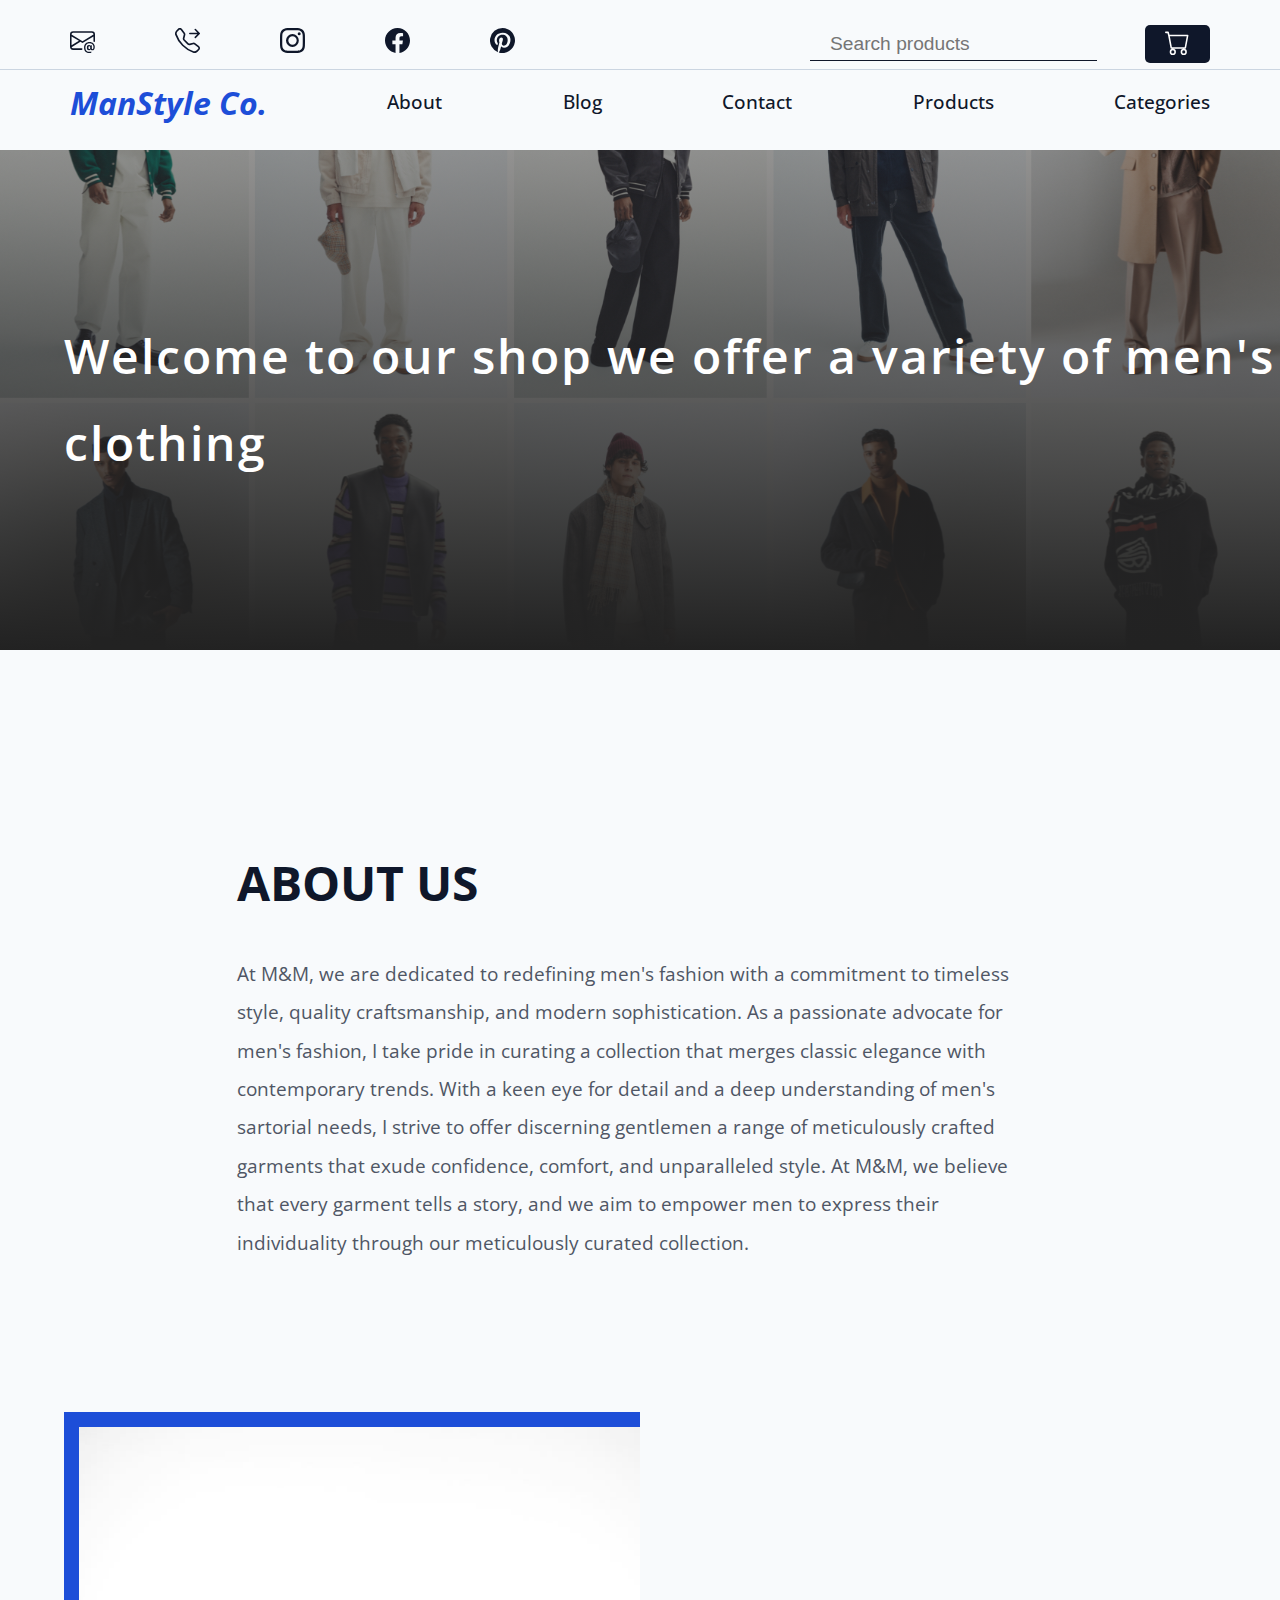
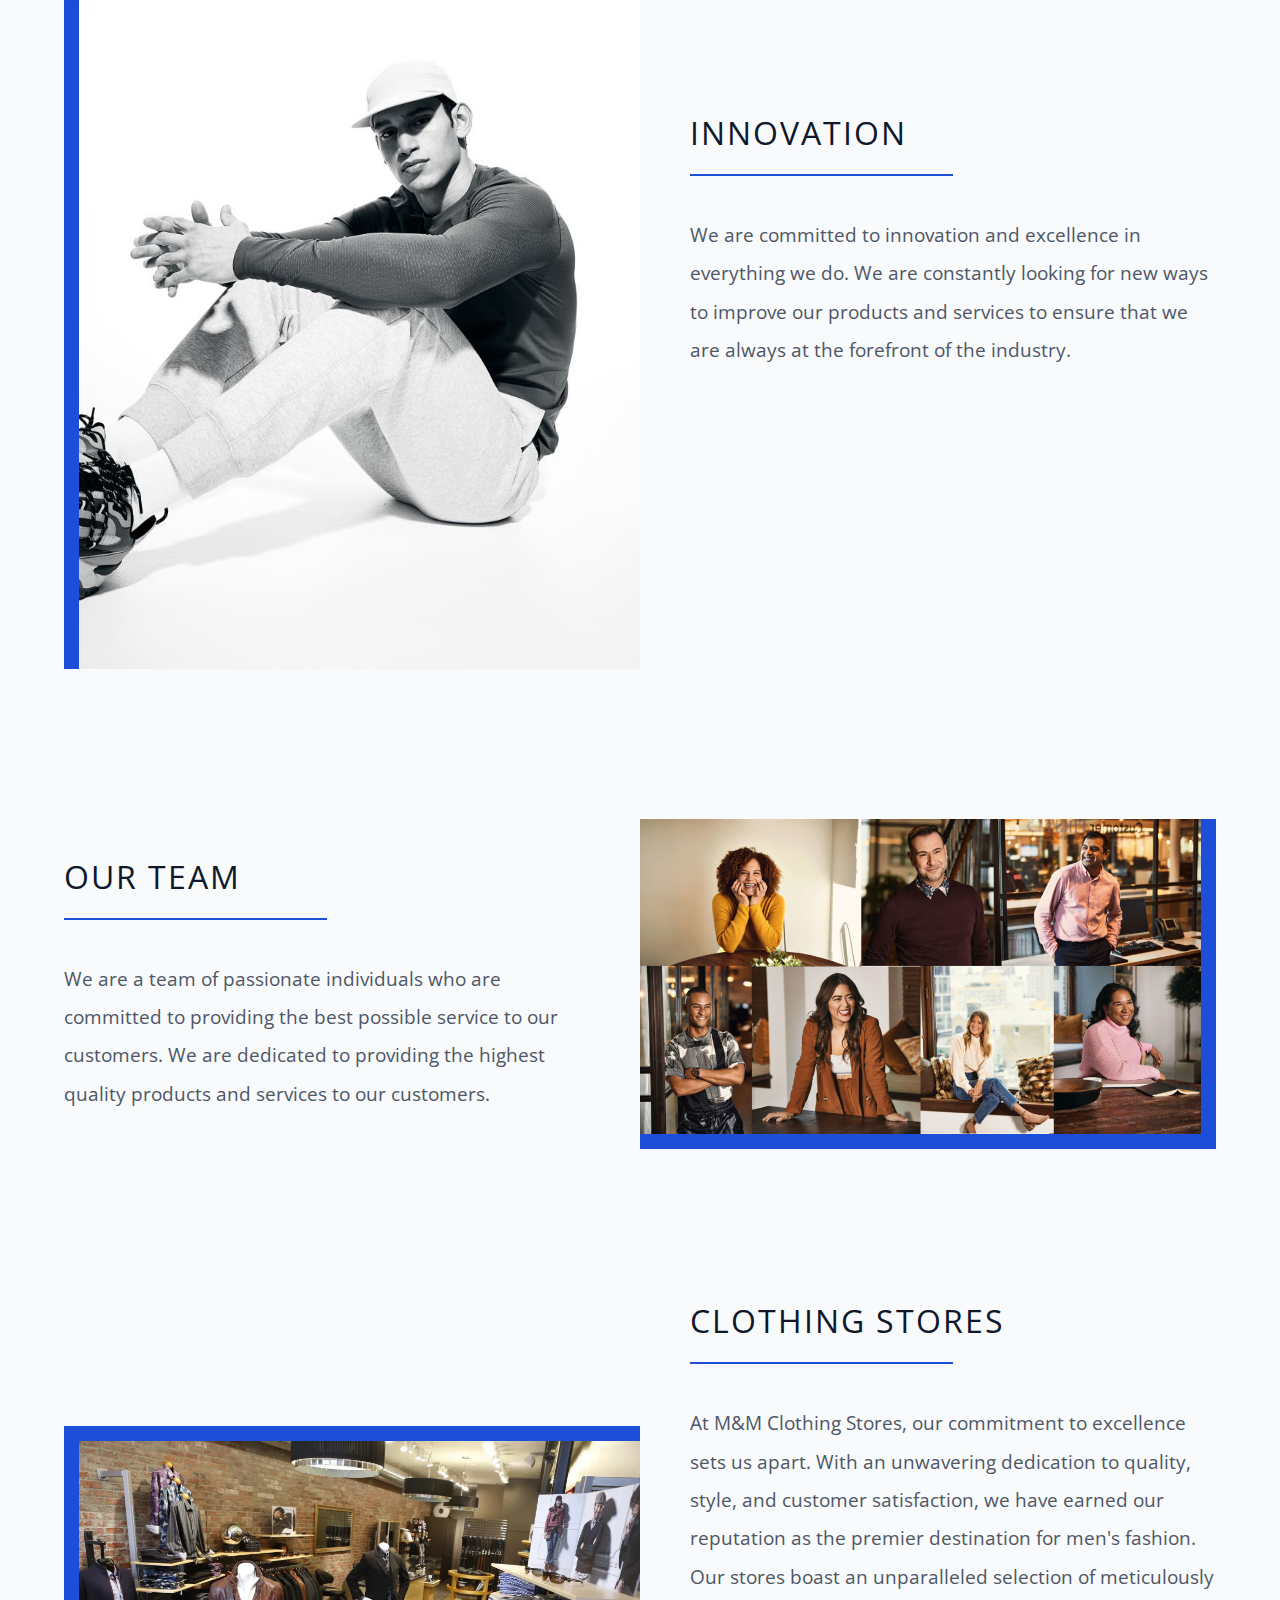
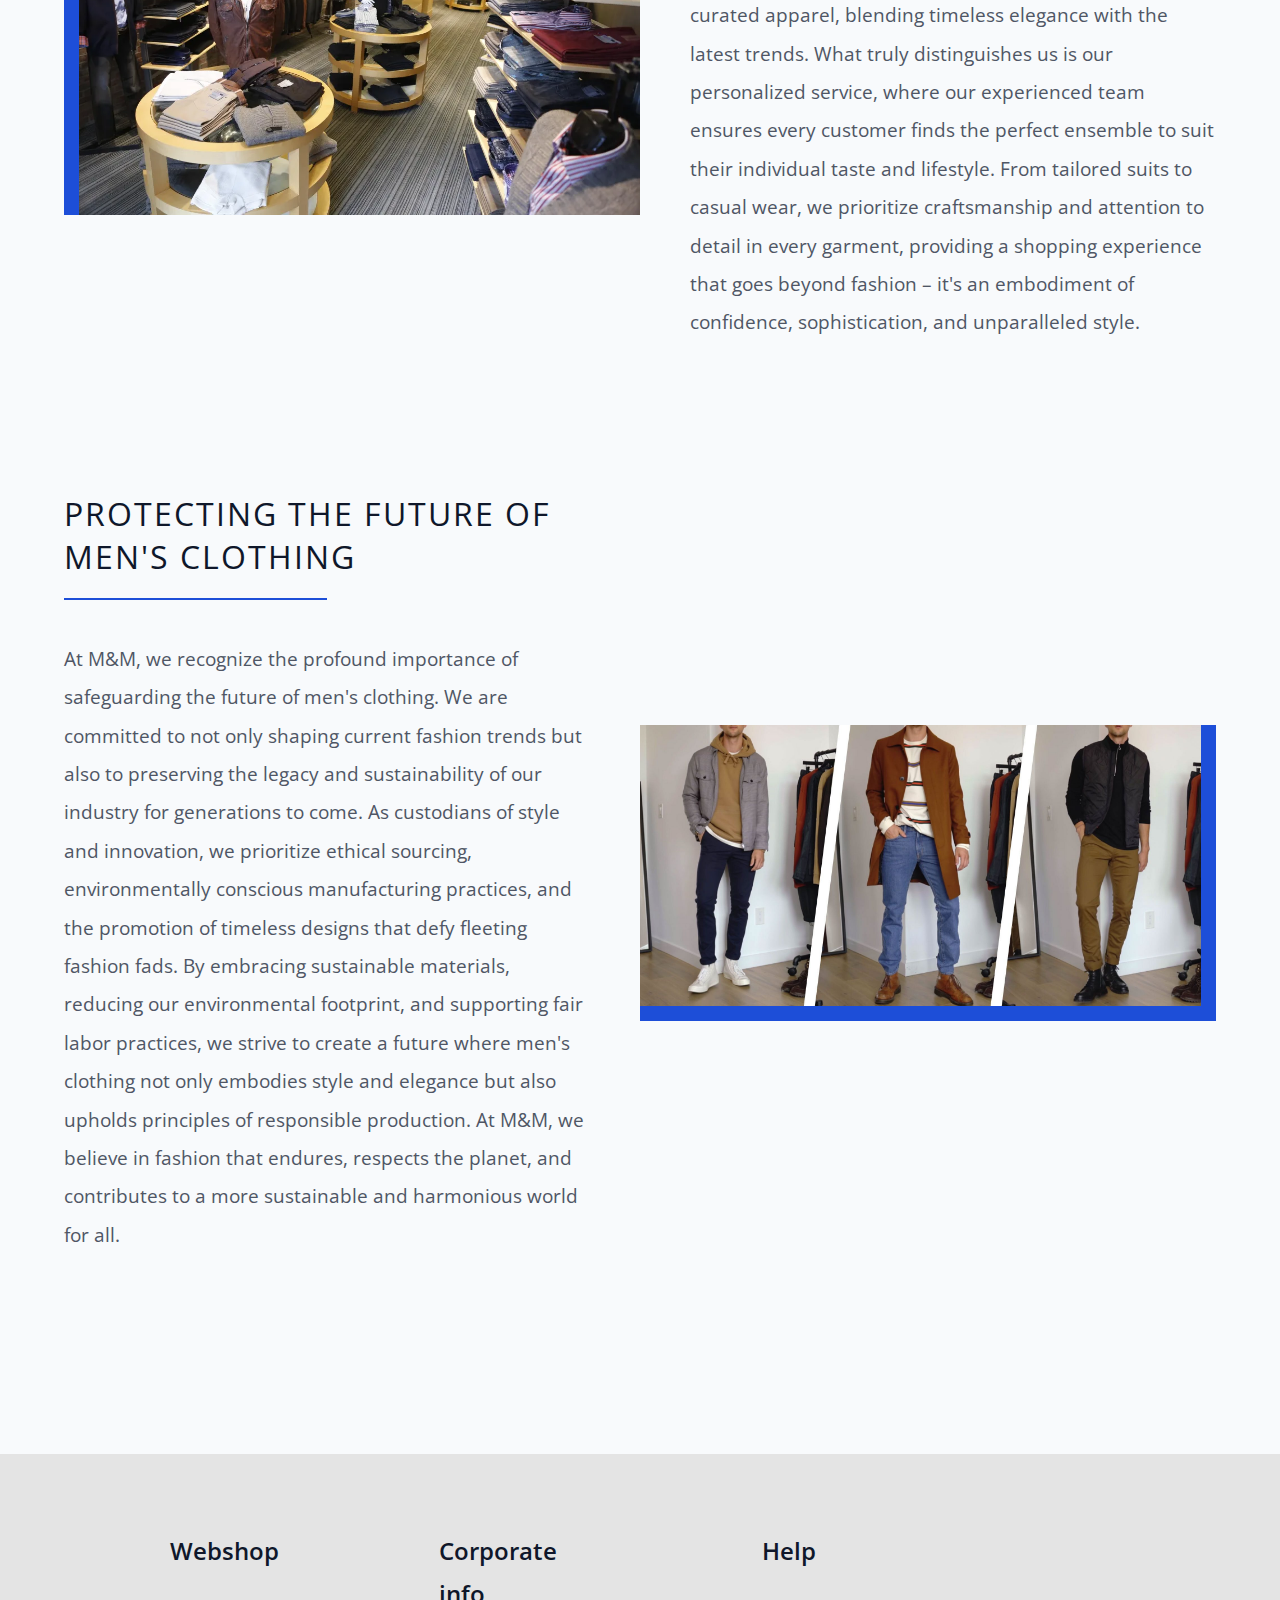
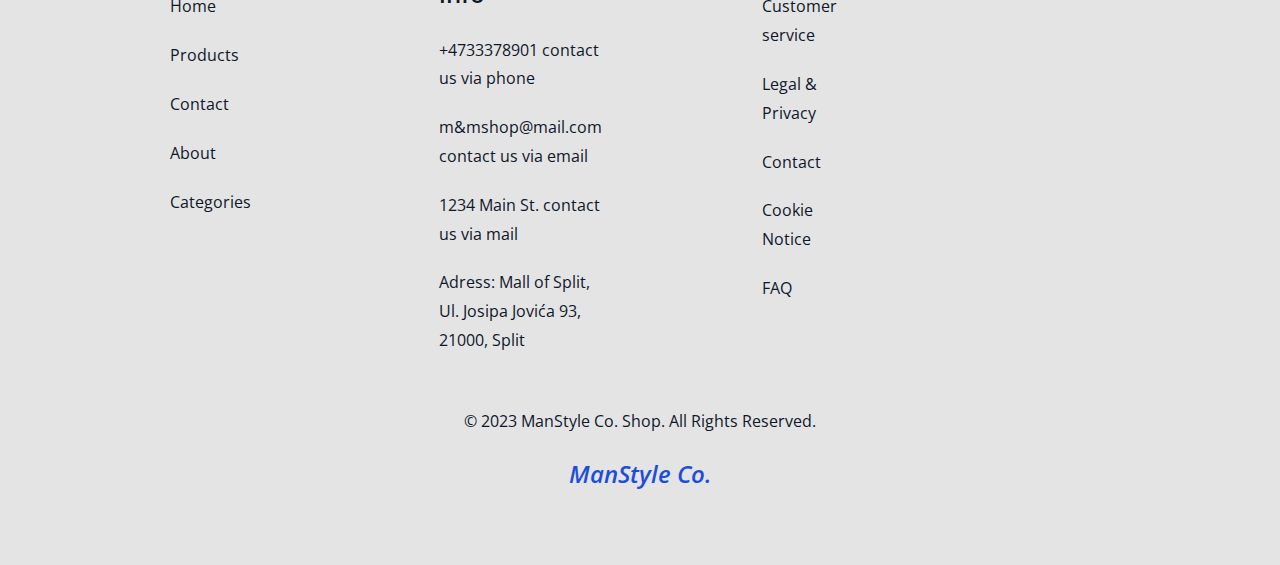
<file: about.html>
<!DOCTYPE html>
<html lang="en">
  <head>
    <meta charset="UTF-8" />
    <meta name="viewport" content="width=device-width, initial-scale=1.0" />
    <link rel="stylesheet" href="./css/style.css" />
    <link rel="stylesheet" href="./css/header.css" />
    <link rel="stylesheet" href="./css/footer.css" />
    <link rel="stylesheet" href="./css/about.css" />
    <title>About</title>
  </head>
  <body>
    <header style="margin-bottom: 80px">
      <nav style="padding-top: 20px">
        <ul class="first_row">
          <div class="left_el">
            <li>
              <a href="mailto:mymail@example.com">
                <svg
                  xmlns="http://www.w3.org/2000/svg"
                  width="25"
                  height="25"
                  fill="currentColor"
                  class="bi bi-envelope-at"
                  viewBox="0 0 16 16"
                >
                  <path
                    d="M2 2a2 2 0 0 0-2 2v8.01A2 2 0 0 0 2 14h5.5a.5.5 0 0 0 0-1H2a1 1 0 0 1-.966-.741l5.64-3.471L8 9.583l7-4.2V8.5a.5.5 0 0 0 1 0V4a2 2 0 0 0-2-2zm3.708 6.208L1 11.105V5.383zM1 4.217V4a1 1 0 0 1 1-1h12a1 1 0 0 1 1 1v.217l-7 4.2z"
                  />
                  <path
                    d="M14.247 14.269c1.01 0 1.587-.857 1.587-2.025v-.21C15.834 10.43 14.64 9 12.52 9h-.035C10.42 9 9 10.36 9 12.432v.214C9 14.82 10.438 16 12.358 16h.044c.594 0 1.018-.074 1.237-.175v-.73c-.245.11-.673.18-1.18.18h-.044c-1.334 0-2.571-.788-2.571-2.655v-.157c0-1.657 1.058-2.724 2.64-2.724h.04c1.535 0 2.484 1.05 2.484 2.326v.118c0 .975-.324 1.39-.639 1.39-.232 0-.41-.148-.41-.42v-2.19h-.906v.569h-.03c-.084-.298-.368-.63-.954-.63-.778 0-1.259.555-1.259 1.4v.528c0 .892.49 1.434 1.26 1.434.471 0 .896-.227 1.014-.643h.043c.118.42.617.648 1.12.648Zm-2.453-1.588v-.227c0-.546.227-.791.573-.791.297 0 .572.192.572.708v.367c0 .573-.253.744-.564.744-.354 0-.581-.215-.581-.8Z"
                  />
                </svg>
              </a>
            </li>
            <li>
              <a href="tel:+4733378901">
                <svg
                  xmlns="http://www.w3.org/2000/svg"
                  width="25"
                  height="25"
                  fill="currentColor"
                  class="bi bi-telephone-forward"
                  viewBox="0 0 16 16"
                >
                  <path
                    d="M3.654 1.328a.678.678 0 0 0-1.015-.063L1.605 2.3c-.483.484-.661 1.169-.45 1.77a17.568 17.568 0 0 0 4.168 6.608 17.569 17.569 0 0 0 6.608 4.168c.601.211 1.286.033 1.77-.45l1.034-1.034a.678.678 0 0 0-.063-1.015l-2.307-1.794a.678.678 0 0 0-.58-.122l-2.19.547a1.745 1.745 0 0 1-1.657-.459L5.482 8.062a1.745 1.745 0 0 1-.46-1.657l.548-2.19a.678.678 0 0 0-.122-.58L3.654 1.328zM1.884.511a1.745 1.745 0 0 1 2.612.163L6.29 2.98c.329.423.445.974.315 1.494l-.547 2.19a.678.678 0 0 0 .178.643l2.457 2.457a.678.678 0 0 0 .644.178l2.189-.547a1.745 1.745 0 0 1 1.494.315l2.306 1.794c.829.645.905 1.87.163 2.611l-1.034 1.034c-.74.74-1.846 1.065-2.877.702a18.634 18.634 0 0 1-7.01-4.42 18.634 18.634 0 0 1-4.42-7.009c-.362-1.03-.037-2.137.703-2.877L1.885.511zm10.762.135a.5.5 0 0 1 .708 0l2.5 2.5a.5.5 0 0 1 0 .708l-2.5 2.5a.5.5 0 0 1-.708-.708L14.293 4H9.5a.5.5 0 0 1 0-1h4.793l-1.647-1.646a.5.5 0 0 1 0-.708z"
                  />
                </svg>
              </a>
            </li>
            <li>
              <a href="">
                <svg
                  xmlns="http://www.w3.org/2000/svg"
                  width="25"
                  height="25"
                  fill="currentColor"
                  class="bi bi-instagram"
                  viewBox="0 0 16 16"
                >
                  <path
                    d="M8 0C5.829 0 5.556.01 4.703.048 3.85.088 3.269.222 2.76.42a3.917 3.917 0 0 0-1.417.923A3.927 3.927 0 0 0 .42 2.76C.222 3.268.087 3.85.048 4.7.01 5.555 0 5.827 0 8.001c0 2.172.01 2.444.048 3.297.04.852.174 1.433.372 1.942.205.526.478.972.923 1.417.444.445.89.719 1.416.923.51.198 1.09.333 1.942.372C5.555 15.99 5.827 16 8 16s2.444-.01 3.298-.048c.851-.04 1.434-.174 1.943-.372a3.916 3.916 0 0 0 1.416-.923c.445-.445.718-.891.923-1.417.197-.509.332-1.09.372-1.942C15.99 10.445 16 10.173 16 8s-.01-2.445-.048-3.299c-.04-.851-.175-1.433-.372-1.941a3.926 3.926 0 0 0-.923-1.417A3.911 3.911 0 0 0 13.24.42c-.51-.198-1.092-.333-1.943-.372C10.443.01 10.172 0 7.998 0h.003zm-.717 1.442h.718c2.136 0 2.389.007 3.232.046.78.035 1.204.166 1.486.275.373.145.64.319.92.599.28.28.453.546.598.92.11.281.24.705.275 1.485.039.843.047 1.096.047 3.231s-.008 2.389-.047 3.232c-.035.78-.166 1.203-.275 1.485a2.47 2.47 0 0 1-.599.919c-.28.28-.546.453-.92.598-.28.11-.704.24-1.485.276-.843.038-1.096.047-3.232.047s-2.39-.009-3.233-.047c-.78-.036-1.203-.166-1.485-.276a2.478 2.478 0 0 1-.92-.598 2.48 2.48 0 0 1-.6-.92c-.109-.281-.24-.705-.275-1.485-.038-.843-.046-1.096-.046-3.233 0-2.136.008-2.388.046-3.231.036-.78.166-1.204.276-1.486.145-.373.319-.64.599-.92.28-.28.546-.453.92-.598.282-.11.705-.24 1.485-.276.738-.034 1.024-.044 2.515-.045v.002zm4.988 1.328a.96.96 0 1 0 0 1.92.96.96 0 0 0 0-1.92zm-4.27 1.122a4.109 4.109 0 1 0 0 8.217 4.109 4.109 0 0 0 0-8.217zm0 1.441a2.667 2.667 0 1 1 0 5.334 2.667 2.667 0 0 1 0-5.334"
                  />
                </svg>
              </a>
            </li>
            <li>
              <a href="">
                <svg
                  xmlns="http://www.w3.org/2000/svg"
                  width="25"
                  height="25"
                  fill="currentColor"
                  class="bi bi-facebook"
                  viewBox="0 0 16 16"
                >
                  <path
                    d="M16 8.049c0-4.446-3.582-8.05-8-8.05C3.58 0-.002 3.603-.002 8.05c0 4.017 2.926 7.347 6.75 7.951v-5.625h-2.03V8.05H6.75V6.275c0-2.017 1.195-3.131 3.022-3.131.876 0 1.791.157 1.791.157v1.98h-1.009c-.993 0-1.303.621-1.303 1.258v1.51h2.218l-.354 2.326H9.25V16c3.824-.604 6.75-3.934 6.75-7.951"
                  />
                </svg>
              </a>
            </li>
            <li>
              <a href="">
                <svg
                  xmlns="http://www.w3.org/2000/svg"
                  width="25"
                  height="25"
                  fill="currentColor"
                  class="bi bi-pinterest"
                  viewBox="0 0 16 16"
                >
                  <path
                    d="M8 0a8 8 0 0 0-2.915 15.452c-.07-.633-.134-1.606.027-2.297.146-.625.938-3.977.938-3.977s-.239-.479-.239-1.187c0-1.113.645-1.943 1.448-1.943.682 0 1.012.512 1.012 1.127 0 .686-.437 1.712-.663 2.663-.188.796.4 1.446 1.185 1.446 1.422 0 2.515-1.5 2.515-3.664 0-1.915-1.377-3.254-3.342-3.254-2.276 0-3.612 1.707-3.612 3.471 0 .688.265 1.425.595 1.826a.24.24 0 0 1 .056.23c-.061.252-.196.796-.222.907-.035.146-.116.177-.268.107-1-.465-1.624-1.926-1.624-3.1 0-2.523 1.834-4.84 5.286-4.84 2.775 0 4.932 1.977 4.932 4.62 0 2.757-1.739 4.976-4.151 4.976-.811 0-1.573-.421-1.834-.919l-.498 1.902c-.181.695-.669 1.566-.995 2.097A8 8 0 1 0 8 0"
                  />
                </svg>
              </a>
            </li>
          </div>

          <div class="right_el">
            <li>
              <input class="search" placeholder="Search products" type="text" />
            </li>
            <a href="./cart.html">
              <li>
                <button class="cart_btn">
                  <svg
                    xmlns="http://www.w3.org/2000/svg"
                    width="25"
                    height="25"
                    fill="currentColor"
                    class="bi bi-cart"
                    viewBox="0 0 16 16"
                  >
                    <path
                      d="M0 1.5A.5.5 0 0 1 .5 1H2a.5.5 0 0 1 .485.379L2.89 3H14.5a.5.5 0 0 1 .491.592l-1.5 8A.5.5 0 0 1 13 12H4a.5.5 0 0 1-.491-.408L2.01 3.607 1.61 2H.5a.5.5 0 0 1-.5-.5M3.102 4l1.313 7h8.17l1.313-7H3.102zM5 12a2 2 0 1 0 0 4 2 2 0 0 0 0-4m7 0a2 2 0 1 0 0 4 2 2 0 0 0 0-4m-7 1a1 1 0 1 1 0 2 1 1 0 0 1 0-2m7 0a1 1 0 1 1 0 2 1 1 0 0 1 0-2"
                    />
                  </svg>
                </button>
              </li>
            </a>
          </div>
        </ul>
        <div class="line" />
        <ul class="second_row">
          <li>
            <a class="logo" href="/index.html">ManStyle Co.</a>
          </li>
          <li>
            <a class="nav_link" href="/about.html">About</a>
          </li>
          <li>
            <a class="nav_link" href="/blog.html">Blog</a>
          </li>
          <li>
            <a class="nav_link" href="/contact.html">Contact</a>
          </li>
          <li>
            <a class="nav_link" href="/products.html">Products</a>
          </li>
          <li>
            <a class="nav_link" href="/productCategories.html">Categories</a>
          </li>
        </ul>
      </nav>
      <div class="banner">
        <span class="banner_text"
          >Welcome to our shop we offer a variety of men's clothing</span
        >
      </div>
    </header>
    <div class="main_container">
      <div class="intro">
        <h1>ABOUT US</h1>
        <p>
          At M&M, we are dedicated to redefining men's fashion with a commitment
          to timeless style, quality craftsmanship, and modern sophistication.
          As a passionate advocate for men's fashion, I take pride in curating a
          collection that merges classic elegance with contemporary trends. With
          a keen eye for detail and a deep understanding of men's sartorial
          needs, I strive to offer discerning gentlemen a range of meticulously
          crafted garments that exude confidence, comfort, and unparalleled
          style. At M&M, we believe that every garment tells a story, and we aim
          to empower men to express their individuality through our meticulously
          curated collection.
        </p>
      </div>
      <div class="card_el">
        <img class="img_left" src="./images/hmgoepprod.jpeg" alt="Sport" />
        <div class="card_text">
          <div style="display: flex; flex-direction: column; gap: 20px">
            <h2 class="card_title">INNOVATION</h2>
            <hr class="line_card" />
          </div>
          <p>
            We are committed to innovation and excellence in everything we do.
            We are constantly looking for new ways to improve our products and
            services to ensure that we are always at the forefront of the
            industry.
          </p>
        </div>
      </div>
      <div class="card_el">
        <div class="card_text">
          <div style="display: flex; flex-direction: column; gap: 20px">
            <h2 class="card_title">OUR TEAM</h2>
            <hr class="line_card" />
          </div>
          <p>
            We are a team of passionate individuals who are committed to
            providing the best possible service to our customers. We are
            dedicated to providing the highest quality products and services to
            our customers.
          </p>
        </div>
        <img class="img_right" src="./images/ID-update-image-1024x576.jpg" alt="Team" />
      </div>
      <div class="card_el">
        <img class="img_left"  src="./images/Moda-Man-Larimer-Sq.webp" alt="Store" />
        <div class="card_text">
          <div style="display: flex; flex-direction: column; gap: 20px">
            <h2 class="card_title">CLOTHING STORES</h2>
            <hr class="line_card" />
          </div>
          <p>
            At M&M Clothing Stores, our commitment to excellence sets us apart.
            With an unwavering dedication to quality, style, and customer
            satisfaction, we have earned our reputation as the premier
            destination for men's fashion. Our stores boast an unparalleled
            selection of meticulously curated apparel, blending timeless
            elegance with the latest trends. What truly distinguishes us is our
            personalized service, where our experienced team ensures every
            customer finds the perfect ensemble to suit their individual taste
            and lifestyle. From tailored suits to casual wear, we prioritize
            craftsmanship and attention to detail in every garment, providing a
            shopping experience that goes beyond fashion – it's an embodiment of
            confidence, sophistication, and unparalleled style.
          </p>
        </div>
      </div>
      <div class="card_el">
        <div class="card_text">
          <div style="display: flex; flex-direction: column; gap: 20px">
            <h2 class="card_title">PROTECTING THE FUTURE OF MEN'S CLOTHING</h2>
            <hr class="line_card" />
          </div>
          <p>
            At M&M, we recognize the profound importance of safeguarding the
            future of men's clothing. We are committed to not only shaping
            current fashion trends but also to preserving the legacy and
            sustainability of our industry for generations to come. As
            custodians of style and innovation, we prioritize ethical sourcing,
            environmentally conscious manufacturing practices, and the promotion
            of timeless designs that defy fleeting fashion fads. By embracing
            sustainable materials, reducing our environmental footprint, and
            supporting fair labor practices, we strive to create a future where
            men's clothing not only embodies style and elegance but also upholds
            principles of responsible production. At M&M, we believe in fashion
            that endures, respects the planet, and contributes to a more
            sustainable and harmonious world for all.
          </p>
        </div>
        <img class="img_right" src="./images/mh-10-9-outfits-1602172677.jpg" alt="Clothing" />
      </div>
    </div>
    <footer>
      <div class="cols">
        <ul class="col">
          <span>Webshop</span>
          <li>
            <a href="">Home</a>
          </li>
          <li>
            <a href="">Products</a>
          </li>
          <li>
            <a href="">Contact</a>
          </li>
          <li>
            <a href="">About</a>
          </li>
          <li>
            <a href="">Categories</a>
          </li>
        </ul>
        <ul class="col">
          <span>Corporate info</span>
          <li>
            <a href="tel:+4733378901">+4733378901 contact us via phone</a>
          </li>
          <li>
            <a href="mailto:m&mshop@mail.com"
              >m&mshop@mail.com contact us via email</a
            >
          </li>
          <li>1234 Main St. contact us via mail</li>
          <li>
            <a
              href="https://www.google.com/maps/place/Mall+of+Split/@43.519349,16.484315,14z/data=!4m6!3m5!1s0x13355e4a4cf241e7:0xeb4d43195df0abb1!8m2!3d43.5193492!4d16.4843146!16s%2Fg%2F11flbt5p__?hl=hr&entry=ttu"
              target="_blank"
              rel="noopener noreferrer"
              >Adress: Mall of Split, Ul. Josipa Jovića 93, 21000, Split</a
            >
          </li>
        </ul>
        <ul class="col">
          <span>Help</span>
          <li>
            <a href="">Customer service</a>
          </li>
          <li>
            <a href="">Legal & Privacy</a>
          </li>
          <li>
            <a href="">Contact</a>
          </li>
          <li>
            <a href="">Cookie Notice</a>
          </li>
          <li>
            <a href="">FAQ</a>
          </li>
        </ul>
        <div>
          <iframe
            src="https://www.google.com/maps/embed?pb=!1m14!1m8!1m3!1d11572.737228396012!2d16.4843146!3d43.5193492!3m2!1i1024!2i768!4f13.1!3m3!1m2!1s0x13355e4a4cf241e7%3A0xeb4d43195df0abb1!2sMall%20of%20Split!5e0!3m2!1shr!2shr!4v1703859185502!5m2!1shr!2shr"
            width="500"
            height="400"
            style="border: 0; border-radius: 5px"
            allowfullscreen=""
            loading="lazy"
            referrerpolicy="no-referrer-when-downgrade"
          ></iframe>
        </div>
      </div>
      <div class="bottom_el">
        <p>© 2023 ManStyle Co. Shop. All Rights Reserved.</p>
        <h2>ManStyle Co.</h2>
      </div>
    </footer>
    <script src="./js/javascript.js"></script>
  </body>
</html>
</file>
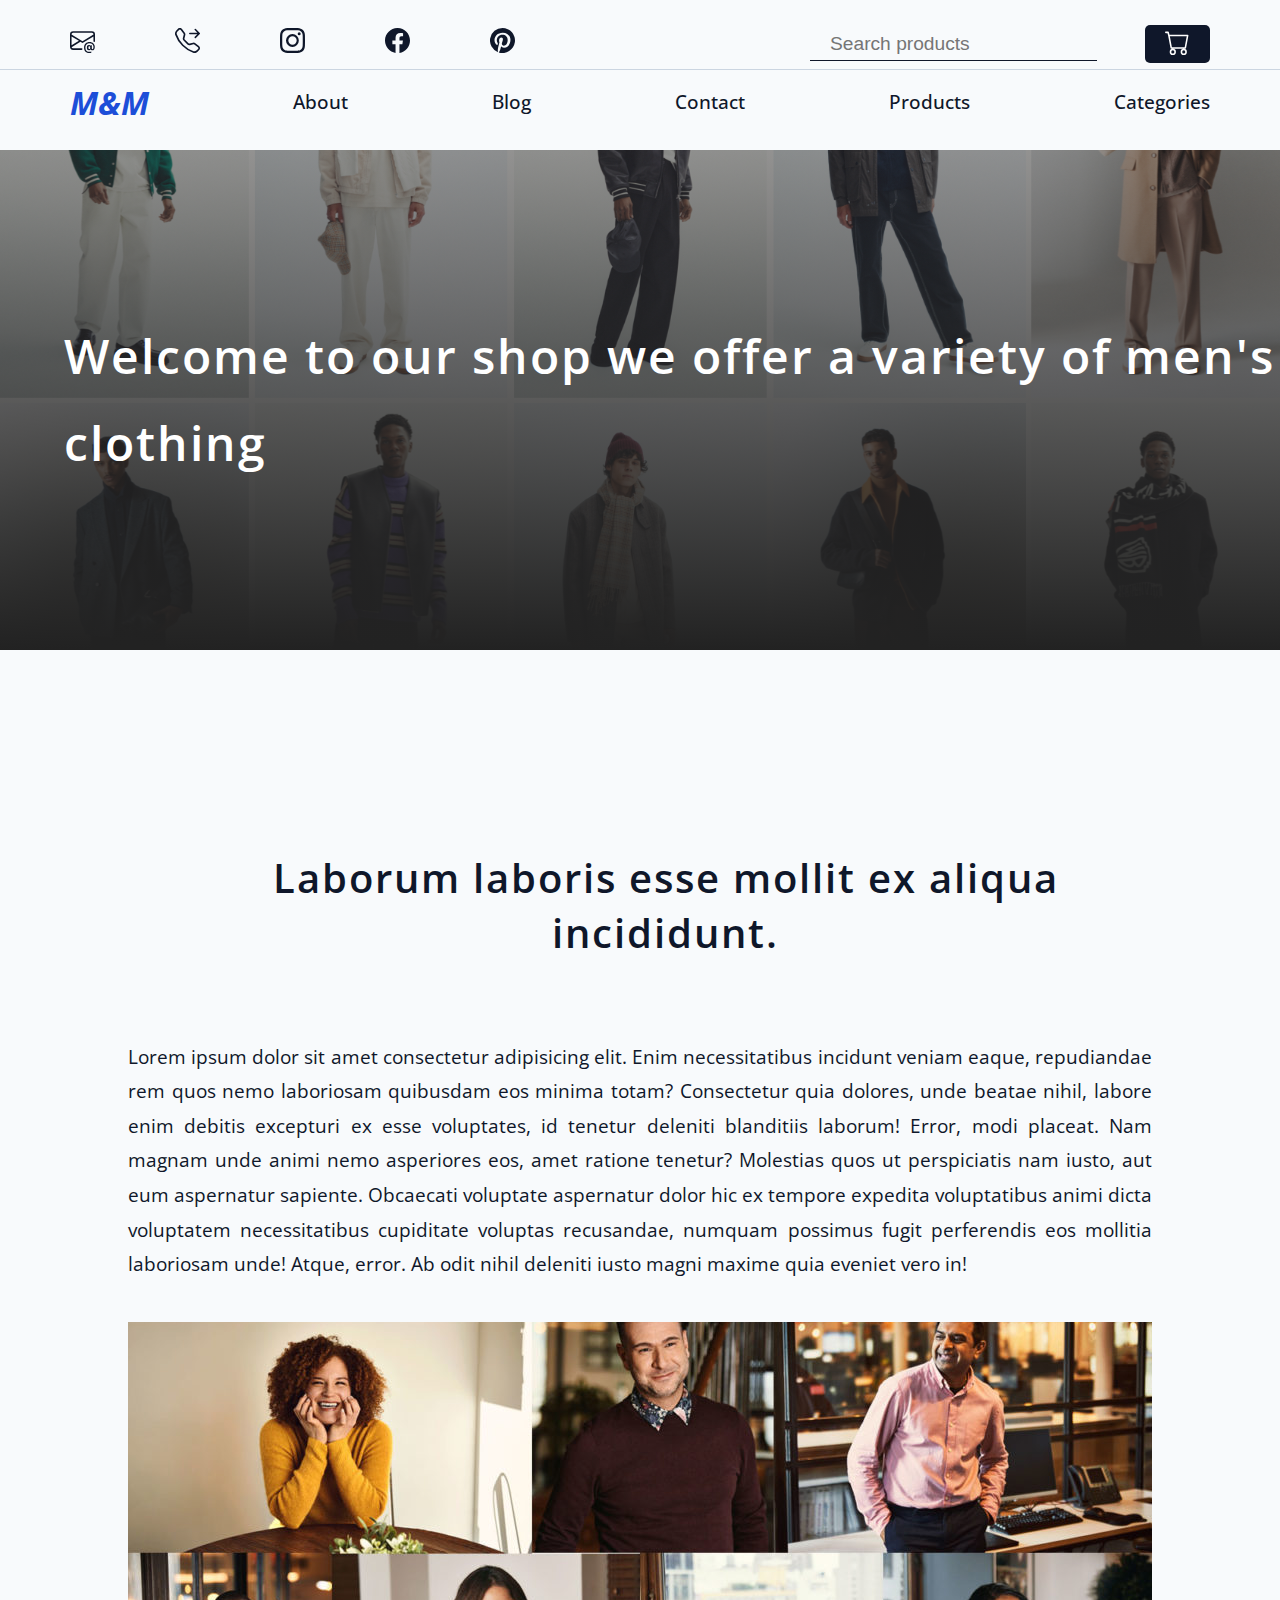
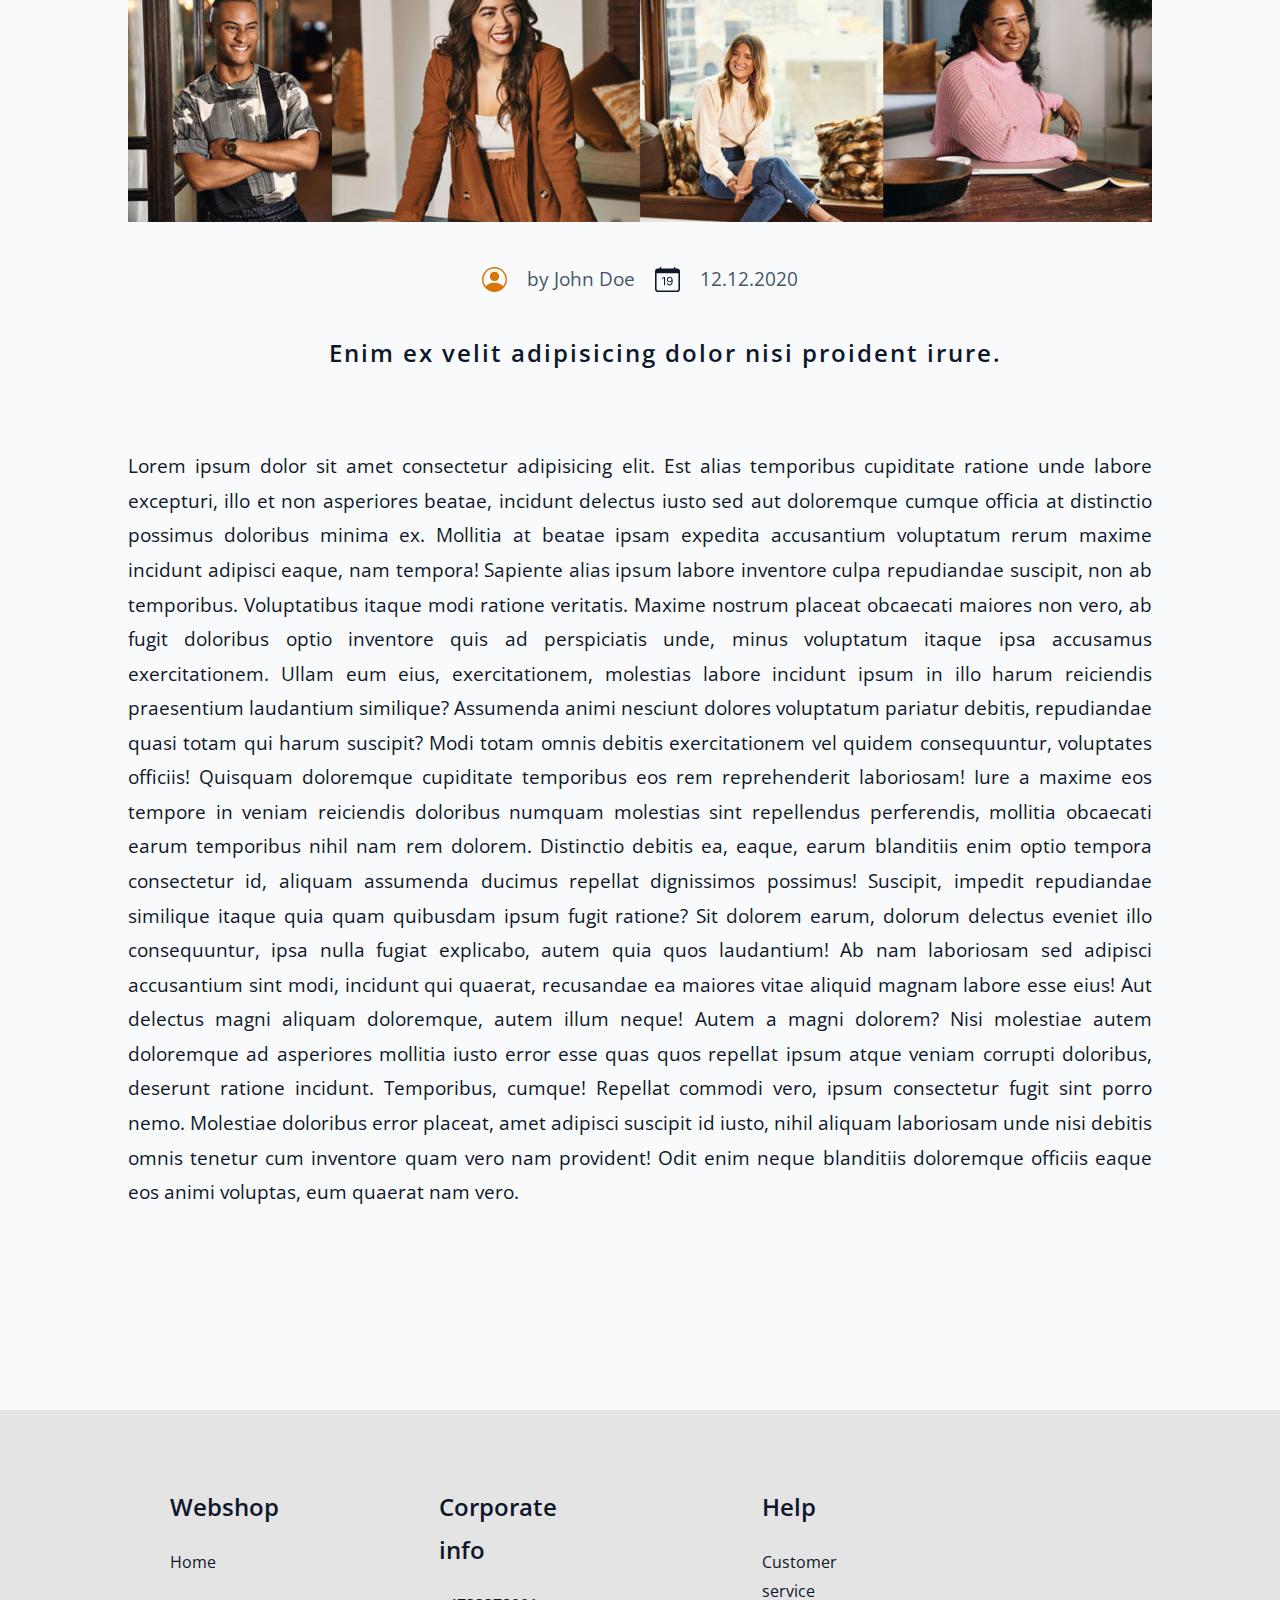
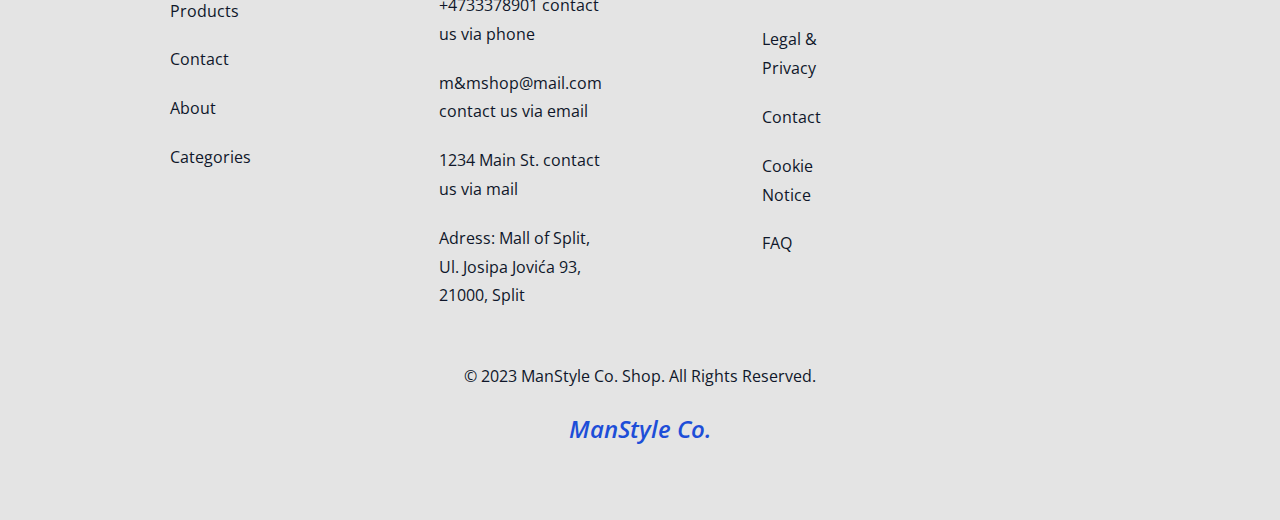
<file: blog-detail.html>
<!DOCTYPE html>
<html lang="en">
<head>
    <meta charset="UTF-8">
    <meta name="viewport" content="width=device-width, initial-scale=1.0">
    <link rel="stylesheet" href="./css/style.css" />
    <link rel="stylesheet" href="./css/footer.css" />
    <link rel="stylesheet" href="./css/header.css" />
    <title>Blogs</title>
</head>
<body>
    <header style="margin-bottom: 80px">
        <nav style="padding-top: 20px">
          <ul class="first_row">
            <div class="left_el">
              <li>
                <a href="mailto:mymail@example.com">
                  <svg
                    xmlns="http://www.w3.org/2000/svg"
                    width="25"
                    height="25"
                    fill="currentColor"
                    class="bi bi-envelope-at"
                    viewBox="0 0 16 16"
                  >
                    <path
                      d="M2 2a2 2 0 0 0-2 2v8.01A2 2 0 0 0 2 14h5.5a.5.5 0 0 0 0-1H2a1 1 0 0 1-.966-.741l5.64-3.471L8 9.583l7-4.2V8.5a.5.5 0 0 0 1 0V4a2 2 0 0 0-2-2zm3.708 6.208L1 11.105V5.383zM1 4.217V4a1 1 0 0 1 1-1h12a1 1 0 0 1 1 1v.217l-7 4.2z"
                    />
                    <path
                      d="M14.247 14.269c1.01 0 1.587-.857 1.587-2.025v-.21C15.834 10.43 14.64 9 12.52 9h-.035C10.42 9 9 10.36 9 12.432v.214C9 14.82 10.438 16 12.358 16h.044c.594 0 1.018-.074 1.237-.175v-.73c-.245.11-.673.18-1.18.18h-.044c-1.334 0-2.571-.788-2.571-2.655v-.157c0-1.657 1.058-2.724 2.64-2.724h.04c1.535 0 2.484 1.05 2.484 2.326v.118c0 .975-.324 1.39-.639 1.39-.232 0-.41-.148-.41-.42v-2.19h-.906v.569h-.03c-.084-.298-.368-.63-.954-.63-.778 0-1.259.555-1.259 1.4v.528c0 .892.49 1.434 1.26 1.434.471 0 .896-.227 1.014-.643h.043c.118.42.617.648 1.12.648Zm-2.453-1.588v-.227c0-.546.227-.791.573-.791.297 0 .572.192.572.708v.367c0 .573-.253.744-.564.744-.354 0-.581-.215-.581-.8Z"
                    />
                  </svg>
                </a>
              </li>
              <li>
                <a href="tel:+4733378901">
                  <svg
                    xmlns="http://www.w3.org/2000/svg"
                    width="25"
                    height="25"
                    fill="currentColor"
                    class="bi bi-telephone-forward"
                    viewBox="0 0 16 16"
                  >
                    <path
                      d="M3.654 1.328a.678.678 0 0 0-1.015-.063L1.605 2.3c-.483.484-.661 1.169-.45 1.77a17.568 17.568 0 0 0 4.168 6.608 17.569 17.569 0 0 0 6.608 4.168c.601.211 1.286.033 1.77-.45l1.034-1.034a.678.678 0 0 0-.063-1.015l-2.307-1.794a.678.678 0 0 0-.58-.122l-2.19.547a1.745 1.745 0 0 1-1.657-.459L5.482 8.062a1.745 1.745 0 0 1-.46-1.657l.548-2.19a.678.678 0 0 0-.122-.58L3.654 1.328zM1.884.511a1.745 1.745 0 0 1 2.612.163L6.29 2.98c.329.423.445.974.315 1.494l-.547 2.19a.678.678 0 0 0 .178.643l2.457 2.457a.678.678 0 0 0 .644.178l2.189-.547a1.745 1.745 0 0 1 1.494.315l2.306 1.794c.829.645.905 1.87.163 2.611l-1.034 1.034c-.74.74-1.846 1.065-2.877.702a18.634 18.634 0 0 1-7.01-4.42 18.634 18.634 0 0 1-4.42-7.009c-.362-1.03-.037-2.137.703-2.877L1.885.511zm10.762.135a.5.5 0 0 1 .708 0l2.5 2.5a.5.5 0 0 1 0 .708l-2.5 2.5a.5.5 0 0 1-.708-.708L14.293 4H9.5a.5.5 0 0 1 0-1h4.793l-1.647-1.646a.5.5 0 0 1 0-.708z"
                    />
                  </svg>
                </a>
              </li>
              <li>
                <a href="">
                  <svg
                    xmlns="http://www.w3.org/2000/svg"
                    width="25"
                    height="25"
                    fill="currentColor"
                    class="bi bi-instagram"
                    viewBox="0 0 16 16"
                  >
                    <path
                      d="M8 0C5.829 0 5.556.01 4.703.048 3.85.088 3.269.222 2.76.42a3.917 3.917 0 0 0-1.417.923A3.927 3.927 0 0 0 .42 2.76C.222 3.268.087 3.85.048 4.7.01 5.555 0 5.827 0 8.001c0 2.172.01 2.444.048 3.297.04.852.174 1.433.372 1.942.205.526.478.972.923 1.417.444.445.89.719 1.416.923.51.198 1.09.333 1.942.372C5.555 15.99 5.827 16 8 16s2.444-.01 3.298-.048c.851-.04 1.434-.174 1.943-.372a3.916 3.916 0 0 0 1.416-.923c.445-.445.718-.891.923-1.417.197-.509.332-1.09.372-1.942C15.99 10.445 16 10.173 16 8s-.01-2.445-.048-3.299c-.04-.851-.175-1.433-.372-1.941a3.926 3.926 0 0 0-.923-1.417A3.911 3.911 0 0 0 13.24.42c-.51-.198-1.092-.333-1.943-.372C10.443.01 10.172 0 7.998 0h.003zm-.717 1.442h.718c2.136 0 2.389.007 3.232.046.78.035 1.204.166 1.486.275.373.145.64.319.92.599.28.28.453.546.598.92.11.281.24.705.275 1.485.039.843.047 1.096.047 3.231s-.008 2.389-.047 3.232c-.035.78-.166 1.203-.275 1.485a2.47 2.47 0 0 1-.599.919c-.28.28-.546.453-.92.598-.28.11-.704.24-1.485.276-.843.038-1.096.047-3.232.047s-2.39-.009-3.233-.047c-.78-.036-1.203-.166-1.485-.276a2.478 2.478 0 0 1-.92-.598 2.48 2.48 0 0 1-.6-.92c-.109-.281-.24-.705-.275-1.485-.038-.843-.046-1.096-.046-3.233 0-2.136.008-2.388.046-3.231.036-.78.166-1.204.276-1.486.145-.373.319-.64.599-.92.28-.28.546-.453.92-.598.282-.11.705-.24 1.485-.276.738-.034 1.024-.044 2.515-.045v.002zm4.988 1.328a.96.96 0 1 0 0 1.92.96.96 0 0 0 0-1.92zm-4.27 1.122a4.109 4.109 0 1 0 0 8.217 4.109 4.109 0 0 0 0-8.217zm0 1.441a2.667 2.667 0 1 1 0 5.334 2.667 2.667 0 0 1 0-5.334"
                    />
                  </svg>
                </a>
              </li>
              <li>
                <a href="">
                  <svg
                    xmlns="http://www.w3.org/2000/svg"
                    width="25"
                    height="25"
                    fill="currentColor"
                    class="bi bi-facebook"
                    viewBox="0 0 16 16"
                  >
                    <path
                      d="M16 8.049c0-4.446-3.582-8.05-8-8.05C3.58 0-.002 3.603-.002 8.05c0 4.017 2.926 7.347 6.75 7.951v-5.625h-2.03V8.05H6.75V6.275c0-2.017 1.195-3.131 3.022-3.131.876 0 1.791.157 1.791.157v1.98h-1.009c-.993 0-1.303.621-1.303 1.258v1.51h2.218l-.354 2.326H9.25V16c3.824-.604 6.75-3.934 6.75-7.951"
                    />
                  </svg>
                </a>
              </li>
              <li>
                <a href="">
                  <svg
                    xmlns="http://www.w3.org/2000/svg"
                    width="25"
                    height="25"
                    fill="currentColor"
                    class="bi bi-pinterest"
                    viewBox="0 0 16 16"
                  >
                    <path
                      d="M8 0a8 8 0 0 0-2.915 15.452c-.07-.633-.134-1.606.027-2.297.146-.625.938-3.977.938-3.977s-.239-.479-.239-1.187c0-1.113.645-1.943 1.448-1.943.682 0 1.012.512 1.012 1.127 0 .686-.437 1.712-.663 2.663-.188.796.4 1.446 1.185 1.446 1.422 0 2.515-1.5 2.515-3.664 0-1.915-1.377-3.254-3.342-3.254-2.276 0-3.612 1.707-3.612 3.471 0 .688.265 1.425.595 1.826a.24.24 0 0 1 .056.23c-.061.252-.196.796-.222.907-.035.146-.116.177-.268.107-1-.465-1.624-1.926-1.624-3.1 0-2.523 1.834-4.84 5.286-4.84 2.775 0 4.932 1.977 4.932 4.62 0 2.757-1.739 4.976-4.151 4.976-.811 0-1.573-.421-1.834-.919l-.498 1.902c-.181.695-.669 1.566-.995 2.097A8 8 0 1 0 8 0"
                    />
                  </svg>
                </a>
              </li>
            </div>
  
            <div class="right_el">
              <li>
                <input class="search" placeholder="Search products" type="text" />
              </li>
              <li>
                <button class="cart_btn">
                  <svg
                    xmlns="http://www.w3.org/2000/svg"
                    width="25"
                    height="25"
                    fill="currentColor"
                    class="bi bi-cart"
                    viewBox="0 0 16 16"
                  >
                    <path
                      d="M0 1.5A.5.5 0 0 1 .5 1H2a.5.5 0 0 1 .485.379L2.89 3H14.5a.5.5 0 0 1 .491.592l-1.5 8A.5.5 0 0 1 13 12H4a.5.5 0 0 1-.491-.408L2.01 3.607 1.61 2H.5a.5.5 0 0 1-.5-.5M3.102 4l1.313 7h8.17l1.313-7H3.102zM5 12a2 2 0 1 0 0 4 2 2 0 0 0 0-4m7 0a2 2 0 1 0 0 4 2 2 0 0 0 0-4m-7 1a1 1 0 1 1 0 2 1 1 0 0 1 0-2m7 0a1 1 0 1 1 0 2 1 1 0 0 1 0-2"
                    />
                  </svg>
                </button>
              </li>
            </div>
          </ul>
          <div class="line" />
          <ul class="second_row">
            <li>
              <a class="logo" href="/index.html">M&M</a>
            </li>
            <li>
              <a class="nav_link" href="/about.html">About</a>
            </li>
            <li>
              <a class="nav_link" href="/blog.html">Blog</a>
            </li>
            <li>
              <a class="nav_link" href="/contact.html">Contact</a>
            </li>
            <li>
              <a class="nav_link" href="/products.html">Products</a>
            </li>
            <li>
              <a class="nav_link" href="/productCategories.html">Categories</a>
            </li>
          </ul>
        </nav>
        <div class="banner">
          <span class="banner_text"
            >Welcome to our shop we offer a variety of men's clothing</span
          >
        </div>
      </header>
    <div class="blog_container">
        <h1>Laborum laboris esse mollit ex aliqua incididunt.</h1>
        <p>
            Lorem ipsum dolor sit amet consectetur adipisicing elit. Enim necessitatibus incidunt veniam eaque, repudiandae rem quos nemo laboriosam quibusdam eos minima totam? Consectetur quia dolores, unde beatae nihil, labore enim debitis excepturi ex esse voluptates, id tenetur deleniti blanditiis laborum! Error, modi placeat. Nam magnam unde animi nemo asperiores eos, amet ratione tenetur? Molestias quos ut perspiciatis nam iusto, aut eum aspernatur sapiente. Obcaecati voluptate aspernatur dolor hic ex tempore expedita voluptatibus animi dicta voluptatem necessitatibus cupiditate voluptas recusandae, numquam possimus fugit perferendis eos mollitia laboriosam unde! Atque, error. Ab odit nihil deleniti iusto magni maxime quia eveniet vero in!
        </p>
        <img src="./images/ID-update-image-1024x576.jpg" alt="">

        <div style="display: flex; justify-content: center; align-items: center; gap: 20px;">
            <svg xmlns="http://www.w3.org/2000/svg" width="25" height="25" fill="#d97706" class="bi bi-person-circle" viewBox="0 0 16 16">
                <path d="M11 6a3 3 0 1 1-6 0 3 3 0 0 1 6 0"/>
                <path fill-rule="evenodd" d="M0 8a8 8 0 1 1 16 0A8 8 0 0 1 0 8m8-7a7 7 0 0 0-5.468 11.37C3.242 11.226 4.805 10 8 10s4.757 1.225 5.468 2.37A7 7 0 0 0 8 1"/>
              </svg>
              <span class="blog_span">by John Doe</span>
              <svg xmlns="http://www.w3.org/2000/svg" width="25" height="25" fill="currentColor" class="bi bi-calendar-date" viewBox="0 0 16 16">
                <path d="M6.445 11.688V6.354h-.633A13 13 0 0 0 4.5 7.16v.695c.375-.257.969-.62 1.258-.777h.012v4.61zm1.188-1.305c.047.64.594 1.406 1.703 1.406 1.258 0 2-1.066 2-2.871 0-1.934-.781-2.668-1.953-2.668-.926 0-1.797.672-1.797 1.809 0 1.16.824 1.77 1.676 1.77.746 0 1.23-.376 1.383-.79h.027c-.004 1.316-.461 2.164-1.305 2.164-.664 0-1.008-.45-1.05-.82zm2.953-2.317c0 .696-.559 1.18-1.184 1.18-.601 0-1.144-.383-1.144-1.2 0-.823.582-1.21 1.168-1.21.633 0 1.16.398 1.16 1.23"/>
                <path d="M3.5 0a.5.5 0 0 1 .5.5V1h8V.5a.5.5 0 0 1 1 0V1h1a2 2 0 0 1 2 2v11a2 2 0 0 1-2 2H2a2 2 0 0 1-2-2V3a2 2 0 0 1 2-2h1V.5a.5.5 0 0 1 .5-.5M1 4v10a1 1 0 0 0 1 1h12a1 1 0 0 0 1-1V4z"/>
              </svg>
                <span class="blog_span">12.12.2020</span>
        </div>
        <h2>
            Enim ex velit adipisicing dolor nisi proident irure.
        </h2>
        <p>
            Lorem ipsum dolor sit amet consectetur adipisicing elit. Est alias temporibus cupiditate ratione unde labore excepturi, illo et non asperiores beatae, incidunt delectus iusto sed aut doloremque cumque officia at distinctio possimus doloribus minima ex. Mollitia at beatae ipsam expedita accusantium voluptatum rerum maxime incidunt adipisci eaque, nam tempora! Sapiente alias ipsum labore inventore culpa repudiandae suscipit, non ab temporibus. Voluptatibus itaque modi ratione veritatis. Maxime nostrum placeat obcaecati maiores non vero, ab fugit doloribus optio inventore quis ad perspiciatis unde, minus voluptatum itaque ipsa accusamus exercitationem. Ullam eum eius, exercitationem, molestias labore incidunt ipsum in illo harum reiciendis praesentium laudantium similique? Assumenda animi nesciunt dolores voluptatum pariatur debitis, repudiandae quasi totam qui harum suscipit? Modi totam omnis debitis exercitationem vel quidem consequuntur, voluptates officiis! Quisquam doloremque cupiditate temporibus eos rem reprehenderit laboriosam! Iure a maxime eos tempore in veniam reiciendis doloribus numquam molestias sint repellendus perferendis, mollitia obcaecati earum temporibus nihil nam rem dolorem. Distinctio debitis ea, eaque, earum blanditiis enim optio tempora consectetur id, aliquam assumenda ducimus repellat dignissimos possimus! Suscipit, impedit repudiandae similique itaque quia quam quibusdam ipsum fugit ratione? Sit dolorem earum, dolorum delectus eveniet illo consequuntur, ipsa nulla fugiat explicabo, autem quia quos laudantium! Ab nam laboriosam sed adipisci accusantium sint modi, incidunt qui quaerat, recusandae ea maiores vitae aliquid magnam labore esse eius! Aut delectus magni aliquam doloremque, autem illum neque! Autem a magni dolorem? Nisi molestiae autem doloremque ad asperiores mollitia iusto error esse quas quos repellat ipsum atque veniam corrupti doloribus, deserunt ratione incidunt. Temporibus, cumque! Repellat commodi vero, ipsum consectetur fugit sint porro nemo. Molestiae doloribus error placeat, amet adipisci suscipit id iusto, nihil aliquam laboriosam unde nisi debitis omnis tenetur cum inventore quam vero nam provident! Odit enim neque blanditiis doloremque officiis eaque eos animi voluptas, eum quaerat nam vero.
        </p>
    </div>
    </div>
      <footer>
        <div class="cols">
          <ul class="col">
            <span>Webshop</span>
            <li>
              <a href="">Home</a>
            </li>
            <li>
              <a href="">Products</a>
            </li>
            <li>
              <a href="">Contact</a>
            </li>
            <li>
              <a href="">About</a>
            </li>
            <li>
              <a href="">Categories</a>
            </li>
          </ul>
          <ul class="col">
            <span>Corporate info</span>
            <li>
              <a href="tel:+4733378901">+4733378901 contact us via phone</a>
            </li>
            <li>
              <a href="mailto:m&mshop@mail.com"
                >m&mshop@mail.com contact us via email</a
              >
            </li>
            <li>1234 Main St. contact us via mail</li>
            <li>
              <a
                href="https://www.google.com/maps/place/Mall+of+Split/@43.519349,16.484315,14z/data=!4m6!3m5!1s0x13355e4a4cf241e7:0xeb4d43195df0abb1!8m2!3d43.5193492!4d16.4843146!16s%2Fg%2F11flbt5p__?hl=hr&entry=ttu"
                target="_blank"
                rel="noopener noreferrer"
                >Adress: Mall of Split, Ul. Josipa Jovića 93, 21000, Split</a
              >
            </li>
          </ul>
          <ul class="col">
            <span>Help</span>
            <li>
              <a href="">Customer service</a>
            </li>
            <li>
              <a href="">Legal & Privacy</a>
            </li>
            <li>
              <a href="">Contact</a>
            </li>
            <li>
              <a href="">Cookie Notice</a>
            </li>
            <li>
              <a href="">FAQ</a>
            </li>
          </ul>
          <div>
            <iframe
              src="https://www.google.com/maps/embed?pb=!1m14!1m8!1m3!1d11572.737228396012!2d16.4843146!3d43.5193492!3m2!1i1024!2i768!4f13.1!3m3!1m2!1s0x13355e4a4cf241e7%3A0xeb4d43195df0abb1!2sMall%20of%20Split!5e0!3m2!1shr!2shr!4v1703859185502!5m2!1shr!2shr"
              style="border: 0; border-radius: 5px"
              allowfullscreen=""
              loading="lazy"
              referrerpolicy="no-referrer-when-downgrade"
            ></iframe>
          </div>
        </div>
        <div class="bottom_el">
          <p>© 2023 ManStyle Co. Shop. All Rights Reserved.</p>
          <h2>ManStyle Co.</h2>
        </div>
      </footer>
</body>
</html>
</file>
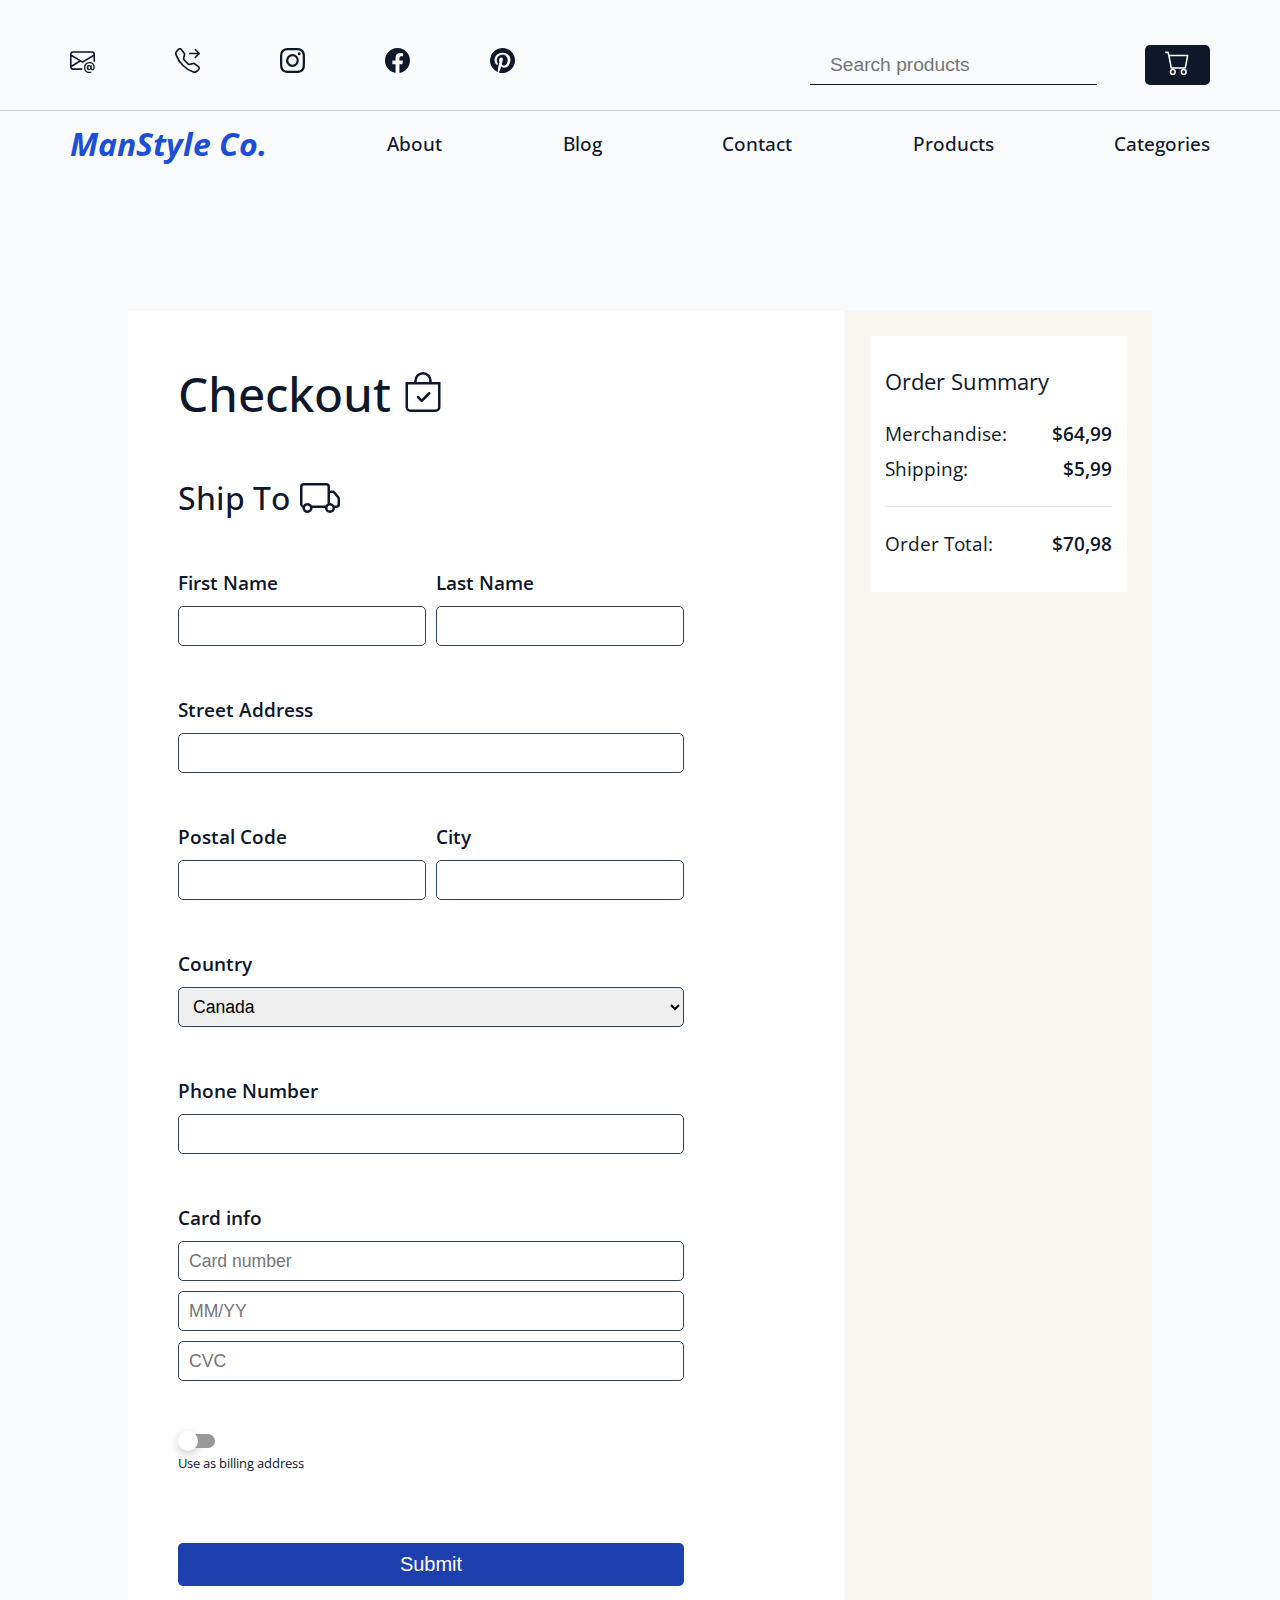
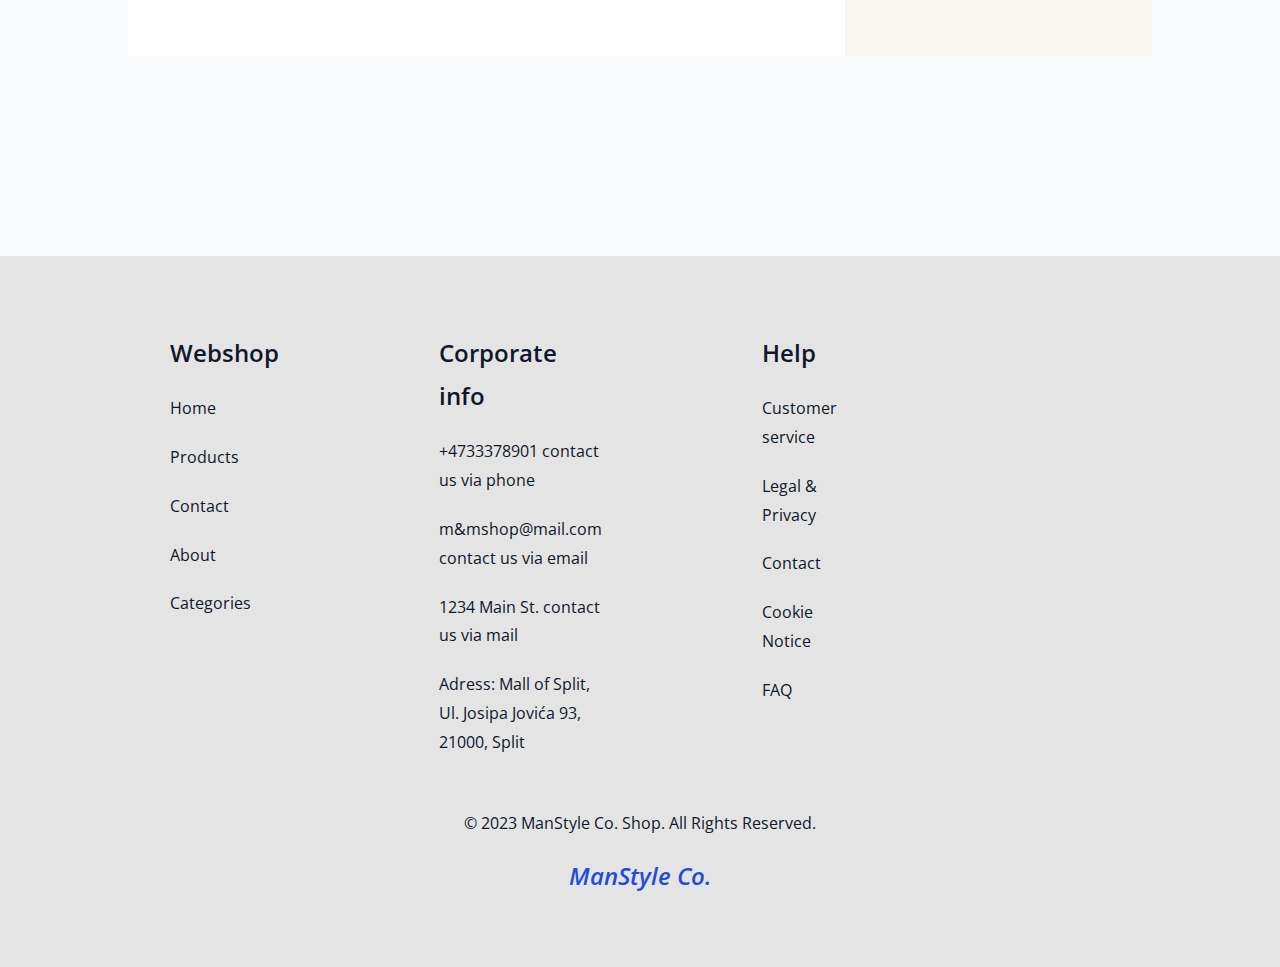
<file: checkout.html>
<!DOCTYPE html>
<html lang="en">
<head>
    <meta charset="UTF-8">
    <meta name="viewport" content="width=device-width, initial-scale=1.0">
    <link rel="stylesheet" href="./css/footer.css" />
    <link rel="stylesheet" href="./css/style.css" />
    <link rel="stylesheet" href="./css/header.css" />
    <link rel="stylesheet" href="./css/checkout.css" />
    <title>Checkout</title>
</head>
<body>
    <header style="margin-bottom: 80px">
        <nav style="padding-top: 20px">
          <ul class="first_row">
            <div class="left_el">
              <li>
                <a href="mailto:mymail@example.com">
                  <svg
                    xmlns="http://www.w3.org/2000/svg"
                    width="25"
                    height="25"
                    fill="currentColor"
                    class="bi bi-envelope-at"
                    viewBox="0 0 16 16"
                  >
                    <path
                      d="M2 2a2 2 0 0 0-2 2v8.01A2 2 0 0 0 2 14h5.5a.5.5 0 0 0 0-1H2a1 1 0 0 1-.966-.741l5.64-3.471L8 9.583l7-4.2V8.5a.5.5 0 0 0 1 0V4a2 2 0 0 0-2-2zm3.708 6.208L1 11.105V5.383zM1 4.217V4a1 1 0 0 1 1-1h12a1 1 0 0 1 1 1v.217l-7 4.2z"
                    />
                    <path
                      d="M14.247 14.269c1.01 0 1.587-.857 1.587-2.025v-.21C15.834 10.43 14.64 9 12.52 9h-.035C10.42 9 9 10.36 9 12.432v.214C9 14.82 10.438 16 12.358 16h.044c.594 0 1.018-.074 1.237-.175v-.73c-.245.11-.673.18-1.18.18h-.044c-1.334 0-2.571-.788-2.571-2.655v-.157c0-1.657 1.058-2.724 2.64-2.724h.04c1.535 0 2.484 1.05 2.484 2.326v.118c0 .975-.324 1.39-.639 1.39-.232 0-.41-.148-.41-.42v-2.19h-.906v.569h-.03c-.084-.298-.368-.63-.954-.63-.778 0-1.259.555-1.259 1.4v.528c0 .892.49 1.434 1.26 1.434.471 0 .896-.227 1.014-.643h.043c.118.42.617.648 1.12.648Zm-2.453-1.588v-.227c0-.546.227-.791.573-.791.297 0 .572.192.572.708v.367c0 .573-.253.744-.564.744-.354 0-.581-.215-.581-.8Z"
                    />
                  </svg>
                </a>
              </li>
              <li>
                <a href="tel:+4733378901">
                  <svg
                    xmlns="http://www.w3.org/2000/svg"
                    width="25"
                    height="25"
                    fill="currentColor"
                    class="bi bi-telephone-forward"
                    viewBox="0 0 16 16"
                  >
                    <path
                      d="M3.654 1.328a.678.678 0 0 0-1.015-.063L1.605 2.3c-.483.484-.661 1.169-.45 1.77a17.568 17.568 0 0 0 4.168 6.608 17.569 17.569 0 0 0 6.608 4.168c.601.211 1.286.033 1.77-.45l1.034-1.034a.678.678 0 0 0-.063-1.015l-2.307-1.794a.678.678 0 0 0-.58-.122l-2.19.547a1.745 1.745 0 0 1-1.657-.459L5.482 8.062a1.745 1.745 0 0 1-.46-1.657l.548-2.19a.678.678 0 0 0-.122-.58L3.654 1.328zM1.884.511a1.745 1.745 0 0 1 2.612.163L6.29 2.98c.329.423.445.974.315 1.494l-.547 2.19a.678.678 0 0 0 .178.643l2.457 2.457a.678.678 0 0 0 .644.178l2.189-.547a1.745 1.745 0 0 1 1.494.315l2.306 1.794c.829.645.905 1.87.163 2.611l-1.034 1.034c-.74.74-1.846 1.065-2.877.702a18.634 18.634 0 0 1-7.01-4.42 18.634 18.634 0 0 1-4.42-7.009c-.362-1.03-.037-2.137.703-2.877L1.885.511zm10.762.135a.5.5 0 0 1 .708 0l2.5 2.5a.5.5 0 0 1 0 .708l-2.5 2.5a.5.5 0 0 1-.708-.708L14.293 4H9.5a.5.5 0 0 1 0-1h4.793l-1.647-1.646a.5.5 0 0 1 0-.708z"
                    />
                  </svg>
                </a>
              </li>
              <li>
                <a href="">
                  <svg
                    xmlns="http://www.w3.org/2000/svg"
                    width="25"
                    height="25"
                    fill="currentColor"
                    class="bi bi-instagram"
                    viewBox="0 0 16 16"
                  >
                    <path
                      d="M8 0C5.829 0 5.556.01 4.703.048 3.85.088 3.269.222 2.76.42a3.917 3.917 0 0 0-1.417.923A3.927 3.927 0 0 0 .42 2.76C.222 3.268.087 3.85.048 4.7.01 5.555 0 5.827 0 8.001c0 2.172.01 2.444.048 3.297.04.852.174 1.433.372 1.942.205.526.478.972.923 1.417.444.445.89.719 1.416.923.51.198 1.09.333 1.942.372C5.555 15.99 5.827 16 8 16s2.444-.01 3.298-.048c.851-.04 1.434-.174 1.943-.372a3.916 3.916 0 0 0 1.416-.923c.445-.445.718-.891.923-1.417.197-.509.332-1.09.372-1.942C15.99 10.445 16 10.173 16 8s-.01-2.445-.048-3.299c-.04-.851-.175-1.433-.372-1.941a3.926 3.926 0 0 0-.923-1.417A3.911 3.911 0 0 0 13.24.42c-.51-.198-1.092-.333-1.943-.372C10.443.01 10.172 0 7.998 0h.003zm-.717 1.442h.718c2.136 0 2.389.007 3.232.046.78.035 1.204.166 1.486.275.373.145.64.319.92.599.28.28.453.546.598.92.11.281.24.705.275 1.485.039.843.047 1.096.047 3.231s-.008 2.389-.047 3.232c-.035.78-.166 1.203-.275 1.485a2.47 2.47 0 0 1-.599.919c-.28.28-.546.453-.92.598-.28.11-.704.24-1.485.276-.843.038-1.096.047-3.232.047s-2.39-.009-3.233-.047c-.78-.036-1.203-.166-1.485-.276a2.478 2.478 0 0 1-.92-.598 2.48 2.48 0 0 1-.6-.92c-.109-.281-.24-.705-.275-1.485-.038-.843-.046-1.096-.046-3.233 0-2.136.008-2.388.046-3.231.036-.78.166-1.204.276-1.486.145-.373.319-.64.599-.92.28-.28.546-.453.92-.598.282-.11.705-.24 1.485-.276.738-.034 1.024-.044 2.515-.045v.002zm4.988 1.328a.96.96 0 1 0 0 1.92.96.96 0 0 0 0-1.92zm-4.27 1.122a4.109 4.109 0 1 0 0 8.217 4.109 4.109 0 0 0 0-8.217zm0 1.441a2.667 2.667 0 1 1 0 5.334 2.667 2.667 0 0 1 0-5.334"
                    />
                  </svg>
                </a>
              </li>
              <li>
                <a href="">
                  <svg
                    xmlns="http://www.w3.org/2000/svg"
                    width="25"
                    height="25"
                    fill="currentColor"
                    class="bi bi-facebook"
                    viewBox="0 0 16 16"
                  >
                    <path
                      d="M16 8.049c0-4.446-3.582-8.05-8-8.05C3.58 0-.002 3.603-.002 8.05c0 4.017 2.926 7.347 6.75 7.951v-5.625h-2.03V8.05H6.75V6.275c0-2.017 1.195-3.131 3.022-3.131.876 0 1.791.157 1.791.157v1.98h-1.009c-.993 0-1.303.621-1.303 1.258v1.51h2.218l-.354 2.326H9.25V16c3.824-.604 6.75-3.934 6.75-7.951"
                    />
                  </svg>
                </a>
              </li>
              <li>
                <a href="">
                  <svg
                    xmlns="http://www.w3.org/2000/svg"
                    width="25"
                    height="25"
                    fill="currentColor"
                    class="bi bi-pinterest"
                    viewBox="0 0 16 16"
                  >
                    <path
                      d="M8 0a8 8 0 0 0-2.915 15.452c-.07-.633-.134-1.606.027-2.297.146-.625.938-3.977.938-3.977s-.239-.479-.239-1.187c0-1.113.645-1.943 1.448-1.943.682 0 1.012.512 1.012 1.127 0 .686-.437 1.712-.663 2.663-.188.796.4 1.446 1.185 1.446 1.422 0 2.515-1.5 2.515-3.664 0-1.915-1.377-3.254-3.342-3.254-2.276 0-3.612 1.707-3.612 3.471 0 .688.265 1.425.595 1.826a.24.24 0 0 1 .056.23c-.061.252-.196.796-.222.907-.035.146-.116.177-.268.107-1-.465-1.624-1.926-1.624-3.1 0-2.523 1.834-4.84 5.286-4.84 2.775 0 4.932 1.977 4.932 4.62 0 2.757-1.739 4.976-4.151 4.976-.811 0-1.573-.421-1.834-.919l-.498 1.902c-.181.695-.669 1.566-.995 2.097A8 8 0 1 0 8 0"
                    />
                  </svg>
                </a>
              </li>
            </div>
  
            <div class="right_el">
              <li>
                <input style="border-radius: 0px;" class="search" placeholder="Search products" type="text" />
              </li>
              <li>
                <a href="../cart.html" target="_top">
                <button class="cart_btn">
                  <svg
                    xmlns="http://www.w3.org/2000/svg"
                    width="25"
                    height="25"
                    fill="currentColor"
                    class="bi bi-cart"
                    viewBox="0 0 16 16"
                  >
                    <path
                      d="M0 1.5A.5.5 0 0 1 .5 1H2a.5.5 0 0 1 .485.379L2.89 3H14.5a.5.5 0 0 1 .491.592l-1.5 8A.5.5 0 0 1 13 12H4a.5.5 0 0 1-.491-.408L2.01 3.607 1.61 2H.5a.5.5 0 0 1-.5-.5M3.102 4l1.313 7h8.17l1.313-7H3.102zM5 12a2 2 0 1 0 0 4 2 2 0 0 0 0-4m7 0a2 2 0 1 0 0 4 2 2 0 0 0 0-4m-7 1a1 1 0 1 1 0 2 1 1 0 0 1 0-2m7 0a1 1 0 1 1 0 2 1 1 0 0 1 0-2"
                    />
                  </svg>
                </button>
              </a>
                
              </li>
            </div>
          </ul>
          <div class="line" />
          <ul class="second_row">
            <li>
              <a class="logo" href="/index.html" target="_parent">ManStyle Co.</a>
            </li>
            <li>
              <a class="nav_link" href="/about.html" target="_parent">About</a>
            </li>
            <li>
              <a class="nav_link" href="/blog.html" target="_parent">Blog</a>
            </li>
            <li>
              <a class="nav_link" href="/contact.html" target="_parent">Contact</a>
            </li>
            <li>
              <a class="nav_link" href="/products.html" target="_parent">Products</a>
            </li>
            <li>
              <a class="nav_link" href="/productCategories.html" target="_parent">Categories</a>
            </li>
          </ul>
        </nav>
      </header>
    <div class="checkout_container">
        <div class="info">
            <h1>Checkout <svg xmlns="http://www.w3.org/2000/svg" width="40" height="40" fill="currentColor" class="bi bi-bag-check" viewBox="0 0 16 16">
                <path fill-rule="evenodd" d="M10.854 8.146a.5.5 0 0 1 0 .708l-3 3a.5.5 0 0 1-.708 0l-1.5-1.5a.5.5 0 0 1 .708-.708L7.5 10.793l2.646-2.647a.5.5 0 0 1 .708 0"/>
                <path d="M8 1a2.5 2.5 0 0 1 2.5 2.5V4h-5v-.5A2.5 2.5 0 0 1 8 1m3.5 3v-.5a3.5 3.5 0 1 0-7 0V4H1v10a2 2 0 0 0 2 2h10a2 2 0 0 0 2-2V4zM2 5h12v9a1 1 0 0 1-1 1H3a1 1 0 0 1-1-1z"/>
              </svg></h1>
            <h2>Ship To <svg xmlns="http://www.w3.org/2000/svg" width="40" height="40" fill="currentColor" class="bi bi-truck" viewBox="0 0 16 16">
                <path d="M0 3.5A1.5 1.5 0 0 1 1.5 2h9A1.5 1.5 0 0 1 12 3.5V5h1.02a1.5 1.5 0 0 1 1.17.563l1.481 1.85a1.5 1.5 0 0 1 .329.938V10.5a1.5 1.5 0 0 1-1.5 1.5H14a2 2 0 1 1-4 0H5a2 2 0 1 1-3.998-.085A1.5 1.5 0 0 1 0 10.5zm1.294 7.456A2 2 0 0 1 4.732 11h5.536a2 2 0 0 1 .732-.732V3.5a.5.5 0 0 0-.5-.5h-9a.5.5 0 0 0-.5.5v7a.5.5 0 0 0 .294.456M12 10a2 2 0 0 1 1.732 1h.768a.5.5 0 0 0 .5-.5V8.35a.5.5 0 0 0-.11-.312l-1.48-1.85A.5.5 0 0 0 13.02 6H12zm-9 1a1 1 0 1 0 0 2 1 1 0 0 0 0-2m9 0a1 1 0 1 0 0 2 1 1 0 0 0 0-2"/>
              </svg></h2>
            <form action="">
                <div class="wrapper">
                    <div class="div_wrap">
                        <label for="first_name">First Name</label>
                        <input required type="text" name="first_name" id="first_name" />
                    </div>
                    <div class="div_wrap">
                        <label for="last_name">Last Name</label>
                        <input required type="text" name="last_name" id="last_name" />
                    </div>  
                </div>
                <div class="div_wrap">
                    <label for="address">Street Address</label>
                    <input required type="text" name="address" id="address" />
                </div>
                 <div class="wrapper"">
                    <div class="div_wrap">
                        <label for="code">Postal Code</label>
                        <input required type="text" name="code" id="code" />
                    </div>
                    <div class="div_wrap">
                        <label for="city">City</label>
                        <input required type="text" name="city" id="city" />
                    </div>
                 </div>   
                <div class="div_wrap">
                    <label for="country">Country</label>
                    <select required name="country" id="country">
                        <option value="canada">Canada</option>
                        <option value="usa">USA</option>
                    </select>
                </div>
                <div class="div_wrap">
                    <label for="phone">Phone Number</label>
                    <input required type="number" name="phone" id="phone" />
                </div>
                <div class="div_wrap">
                    <label>Card info</label>
                    <input required type="tel" name="card" id="card" pattern="\d{4}-?\d{4}-?\d{4}-?\d{4}" maxlength="19" maxlength="19" placeholder="Card number"/>
                    <input type="text" id="date" name="date" pattern="(0[1-9]|1[0-2])\/([0-9]{2})" placeholder="MM/YY">
                    <input type="tel" placeholder="CVC" id="cvc" maxlength="3">
                </div>
                <div class="checkbox-wrapper-3">
                    <input type="checkbox" id="cbx-3" />
                    <label for="cbx-3" class="toggle"><span></span></label>
                    <small style="margin-top: 10px;">Use as billing address</small>
                  </div>
                  <button id="submit_btn">Submit</button>
          </form>
        </div>
        <div class="summary">
            <div class="order_sum_wrap">
                <h2>Order Summary</h2>
                <div>   
                    <div class="div_wrap2">
                        <span class="span_el">Merchandise:</span>
                        <span class="price">$64,99</span>
                    </div>
                    <div style="border-bottom: 1px solid #e2e8f0; padding-bottom: 20px;" class="div_wrap2">
                        <span class="span_el">Shipping:</span>
                        <span class="price">$5,99</span>
                    </div>
                </div>
                <div class="div_wrap2">
                    <span class="span_el">Order Total:</span>
                    <span class="price">$70,98</span>
                </div>
            </div>
        </div>
        <div class="toast-overlay" 
        id="toast-overlay"></div> 
    </div>
    <footer>
        <div class="cols">
          <ul class="col">
            <span>Webshop</span>
            <li>
              <a href="">Home</a>
            </li>
            <li>
              <a href="">Products</a>
            </li>
            <li>
              <a href="">Contact</a>
            </li>
            <li>
              <a href="">About</a>
            </li>
            <li>
              <a href="">Categories</a>
            </li>
          </ul>
          <ul class="col">
            <span>Corporate info</span>
            <li>
              <a href="tel:+4733378901">+4733378901 contact us via phone</a>
            </li>
            <li>
              <a href="mailto:m&mshop@mail.com"
                >m&mshop@mail.com contact us via email</a
              >
            </li>
            <li>1234 Main St. contact us via mail</li>
            <li>
              <a
                href="https://www.google.com/maps/place/Mall+of+Split/@43.519349,16.484315,14z/data=!4m6!3m5!1s0x13355e4a4cf241e7:0xeb4d43195df0abb1!8m2!3d43.5193492!4d16.4843146!16s%2Fg%2F11flbt5p__?hl=hr&entry=ttu"
                target="_blank"
                rel="noopener noreferrer"
                >Adress: Mall of Split, Ul. Josipa Jovića 93, 21000, Split</a
              >
            </li>
          </ul>
          <ul class="col">
            <span>Help</span>
            <li>
              <a href="">Customer service</a>
            </li>
            <li>
              <a href="">Legal & Privacy</a>
            </li>
            <li>
              <a href="">Contact</a>
            </li>
            <li>
              <a href="">Cookie Notice</a>
            </li>
            <li>
              <a href="">FAQ</a>
            </li>
          </ul>
          <div>
            <iframe
              src="https://www.google.com/maps/embed?pb=!1m14!1m8!1m3!1d11572.737228396012!2d16.4843146!3d43.5193492!3m2!1i1024!2i768!4f13.1!3m3!1m2!1s0x13355e4a4cf241e7%3A0xeb4d43195df0abb1!2sMall%20of%20Split!5e0!3m2!1shr!2shr!4v1703859185502!5m2!1shr!2shr"
              style="border: 0; border-radius: 5px"
              allowfullscreen=""
              loading="lazy"
              referrerpolicy="no-referrer-when-downgrade"
            ></iframe>
          </div>
        </div>
        <div class="bottom_el">
          <p>© 2023 ManStyle Co. Shop. All Rights Reserved.</p>
          <h2>ManStyle Co.</h2>
        </div>
      </footer>
      <script src="./js/javascript.js"></script>
</body>
</html>
</file>
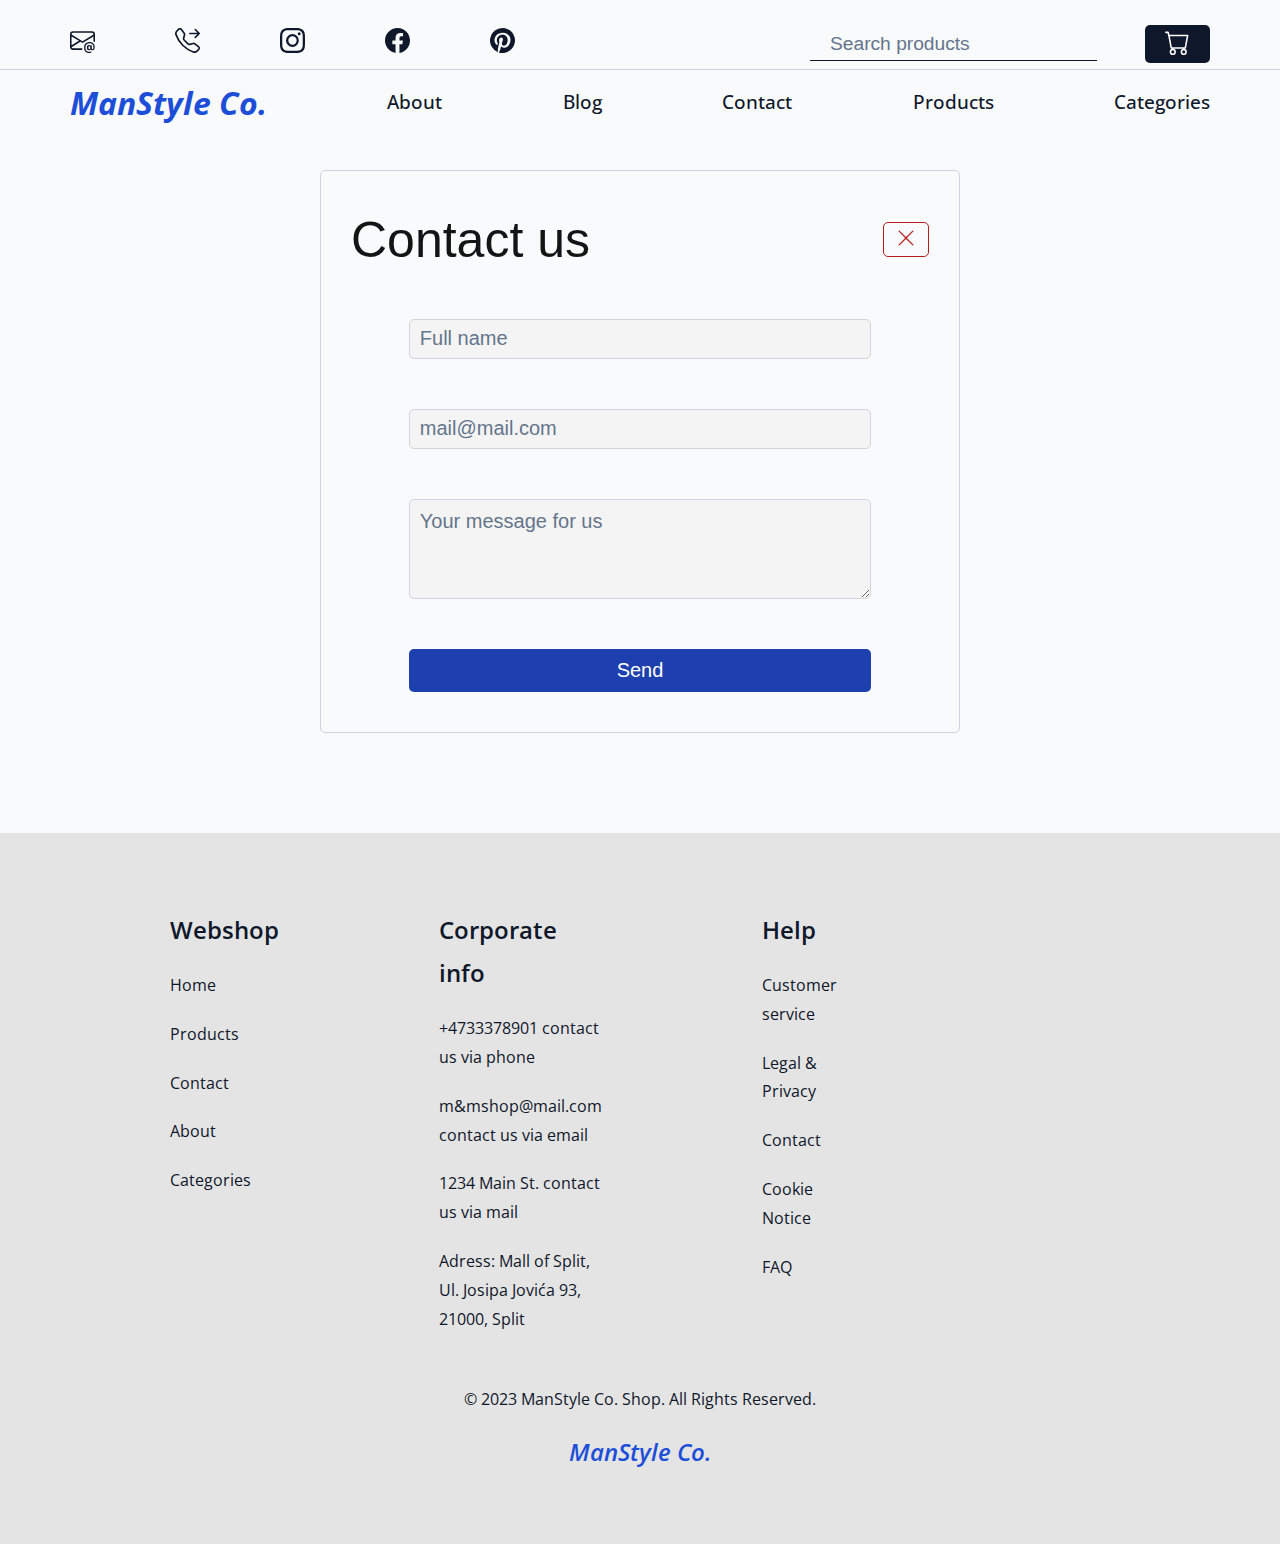
<file: contact.html>
<!DOCTYPE html>
<html lang="en">
  <head>
    <meta charset="UTF-8" />
    <meta name="viewport" content="width=device-width, initial-scale=1.0" />
    <link rel="stylesheet" href="./css/style.css" />
    <link rel="stylesheet" href="./css/header.css" />
    <link rel="stylesheet" href="./css/footer.css" />
    <link rel="stylesheet" href="./css/contact.css" />
    <title>Contact</title>
  </head>
  <body>
    <header style="margin-bottom: 80px">
      <nav style="padding-top: 20px">
        <ul class="first_row">
          <div class="left_el">
            <li>
              <a href="mailto:mymail@example.com">
                <svg
                  xmlns="http://www.w3.org/2000/svg"
                  width="25"
                  height="25"
                  fill="currentColor"
                  class="bi bi-envelope-at"
                  viewBox="0 0 16 16"
                >
                  <path
                    d="M2 2a2 2 0 0 0-2 2v8.01A2 2 0 0 0 2 14h5.5a.5.5 0 0 0 0-1H2a1 1 0 0 1-.966-.741l5.64-3.471L8 9.583l7-4.2V8.5a.5.5 0 0 0 1 0V4a2 2 0 0 0-2-2zm3.708 6.208L1 11.105V5.383zM1 4.217V4a1 1 0 0 1 1-1h12a1 1 0 0 1 1 1v.217l-7 4.2z"
                  />
                  <path
                    d="M14.247 14.269c1.01 0 1.587-.857 1.587-2.025v-.21C15.834 10.43 14.64 9 12.52 9h-.035C10.42 9 9 10.36 9 12.432v.214C9 14.82 10.438 16 12.358 16h.044c.594 0 1.018-.074 1.237-.175v-.73c-.245.11-.673.18-1.18.18h-.044c-1.334 0-2.571-.788-2.571-2.655v-.157c0-1.657 1.058-2.724 2.64-2.724h.04c1.535 0 2.484 1.05 2.484 2.326v.118c0 .975-.324 1.39-.639 1.39-.232 0-.41-.148-.41-.42v-2.19h-.906v.569h-.03c-.084-.298-.368-.63-.954-.63-.778 0-1.259.555-1.259 1.4v.528c0 .892.49 1.434 1.26 1.434.471 0 .896-.227 1.014-.643h.043c.118.42.617.648 1.12.648Zm-2.453-1.588v-.227c0-.546.227-.791.573-.791.297 0 .572.192.572.708v.367c0 .573-.253.744-.564.744-.354 0-.581-.215-.581-.8Z"
                  />
                </svg>
              </a>
            </li>
            <li>
              <a href="tel:+4733378901">
                <svg
                  xmlns="http://www.w3.org/2000/svg"
                  width="25"
                  height="25"
                  fill="currentColor"
                  class="bi bi-telephone-forward"
                  viewBox="0 0 16 16"
                >
                  <path
                    d="M3.654 1.328a.678.678 0 0 0-1.015-.063L1.605 2.3c-.483.484-.661 1.169-.45 1.77a17.568 17.568 0 0 0 4.168 6.608 17.569 17.569 0 0 0 6.608 4.168c.601.211 1.286.033 1.77-.45l1.034-1.034a.678.678 0 0 0-.063-1.015l-2.307-1.794a.678.678 0 0 0-.58-.122l-2.19.547a1.745 1.745 0 0 1-1.657-.459L5.482 8.062a1.745 1.745 0 0 1-.46-1.657l.548-2.19a.678.678 0 0 0-.122-.58L3.654 1.328zM1.884.511a1.745 1.745 0 0 1 2.612.163L6.29 2.98c.329.423.445.974.315 1.494l-.547 2.19a.678.678 0 0 0 .178.643l2.457 2.457a.678.678 0 0 0 .644.178l2.189-.547a1.745 1.745 0 0 1 1.494.315l2.306 1.794c.829.645.905 1.87.163 2.611l-1.034 1.034c-.74.74-1.846 1.065-2.877.702a18.634 18.634 0 0 1-7.01-4.42 18.634 18.634 0 0 1-4.42-7.009c-.362-1.03-.037-2.137.703-2.877L1.885.511zm10.762.135a.5.5 0 0 1 .708 0l2.5 2.5a.5.5 0 0 1 0 .708l-2.5 2.5a.5.5 0 0 1-.708-.708L14.293 4H9.5a.5.5 0 0 1 0-1h4.793l-1.647-1.646a.5.5 0 0 1 0-.708z"
                  />
                </svg>
              </a>
            </li>
            <li>
              <a href="">
                <svg
                  xmlns="http://www.w3.org/2000/svg"
                  width="25"
                  height="25"
                  fill="currentColor"
                  class="bi bi-instagram"
                  viewBox="0 0 16 16"
                >
                  <path
                    d="M8 0C5.829 0 5.556.01 4.703.048 3.85.088 3.269.222 2.76.42a3.917 3.917 0 0 0-1.417.923A3.927 3.927 0 0 0 .42 2.76C.222 3.268.087 3.85.048 4.7.01 5.555 0 5.827 0 8.001c0 2.172.01 2.444.048 3.297.04.852.174 1.433.372 1.942.205.526.478.972.923 1.417.444.445.89.719 1.416.923.51.198 1.09.333 1.942.372C5.555 15.99 5.827 16 8 16s2.444-.01 3.298-.048c.851-.04 1.434-.174 1.943-.372a3.916 3.916 0 0 0 1.416-.923c.445-.445.718-.891.923-1.417.197-.509.332-1.09.372-1.942C15.99 10.445 16 10.173 16 8s-.01-2.445-.048-3.299c-.04-.851-.175-1.433-.372-1.941a3.926 3.926 0 0 0-.923-1.417A3.911 3.911 0 0 0 13.24.42c-.51-.198-1.092-.333-1.943-.372C10.443.01 10.172 0 7.998 0h.003zm-.717 1.442h.718c2.136 0 2.389.007 3.232.046.78.035 1.204.166 1.486.275.373.145.64.319.92.599.28.28.453.546.598.92.11.281.24.705.275 1.485.039.843.047 1.096.047 3.231s-.008 2.389-.047 3.232c-.035.78-.166 1.203-.275 1.485a2.47 2.47 0 0 1-.599.919c-.28.28-.546.453-.92.598-.28.11-.704.24-1.485.276-.843.038-1.096.047-3.232.047s-2.39-.009-3.233-.047c-.78-.036-1.203-.166-1.485-.276a2.478 2.478 0 0 1-.92-.598 2.48 2.48 0 0 1-.6-.92c-.109-.281-.24-.705-.275-1.485-.038-.843-.046-1.096-.046-3.233 0-2.136.008-2.388.046-3.231.036-.78.166-1.204.276-1.486.145-.373.319-.64.599-.92.28-.28.546-.453.92-.598.282-.11.705-.24 1.485-.276.738-.034 1.024-.044 2.515-.045v.002zm4.988 1.328a.96.96 0 1 0 0 1.92.96.96 0 0 0 0-1.92zm-4.27 1.122a4.109 4.109 0 1 0 0 8.217 4.109 4.109 0 0 0 0-8.217zm0 1.441a2.667 2.667 0 1 1 0 5.334 2.667 2.667 0 0 1 0-5.334"
                  />
                </svg>
              </a>
            </li>
            <li>
              <a href="">
                <svg
                  xmlns="http://www.w3.org/2000/svg"
                  width="25"
                  height="25"
                  fill="currentColor"
                  class="bi bi-facebook"
                  viewBox="0 0 16 16"
                >
                  <path
                    d="M16 8.049c0-4.446-3.582-8.05-8-8.05C3.58 0-.002 3.603-.002 8.05c0 4.017 2.926 7.347 6.75 7.951v-5.625h-2.03V8.05H6.75V6.275c0-2.017 1.195-3.131 3.022-3.131.876 0 1.791.157 1.791.157v1.98h-1.009c-.993 0-1.303.621-1.303 1.258v1.51h2.218l-.354 2.326H9.25V16c3.824-.604 6.75-3.934 6.75-7.951"
                  />
                </svg>
              </a>
            </li>
            <li>
              <a href="">
                <svg
                  xmlns="http://www.w3.org/2000/svg"
                  width="25"
                  height="25"
                  fill="currentColor"
                  class="bi bi-pinterest"
                  viewBox="0 0 16 16"
                >
                  <path
                    d="M8 0a8 8 0 0 0-2.915 15.452c-.07-.633-.134-1.606.027-2.297.146-.625.938-3.977.938-3.977s-.239-.479-.239-1.187c0-1.113.645-1.943 1.448-1.943.682 0 1.012.512 1.012 1.127 0 .686-.437 1.712-.663 2.663-.188.796.4 1.446 1.185 1.446 1.422 0 2.515-1.5 2.515-3.664 0-1.915-1.377-3.254-3.342-3.254-2.276 0-3.612 1.707-3.612 3.471 0 .688.265 1.425.595 1.826a.24.24 0 0 1 .056.23c-.061.252-.196.796-.222.907-.035.146-.116.177-.268.107-1-.465-1.624-1.926-1.624-3.1 0-2.523 1.834-4.84 5.286-4.84 2.775 0 4.932 1.977 4.932 4.62 0 2.757-1.739 4.976-4.151 4.976-.811 0-1.573-.421-1.834-.919l-.498 1.902c-.181.695-.669 1.566-.995 2.097A8 8 0 1 0 8 0"
                  />
                </svg>
              </a>
            </li>
          </div>

          <div class="right_el">
            <li>
              <input class="search" placeholder="Search products" type="text" />
            </li>
            <li>
              <button class="cart_btn">
                <svg
                  xmlns="http://www.w3.org/2000/svg"
                  width="25"
                  height="25"
                  fill="currentColor"
                  class="bi bi-cart"
                  viewBox="0 0 16 16"
                >
                  <path
                    d="M0 1.5A.5.5 0 0 1 .5 1H2a.5.5 0 0 1 .485.379L2.89 3H14.5a.5.5 0 0 1 .491.592l-1.5 8A.5.5 0 0 1 13 12H4a.5.5 0 0 1-.491-.408L2.01 3.607 1.61 2H.5a.5.5 0 0 1-.5-.5M3.102 4l1.313 7h8.17l1.313-7H3.102zM5 12a2 2 0 1 0 0 4 2 2 0 0 0 0-4m7 0a2 2 0 1 0 0 4 2 2 0 0 0 0-4m-7 1a1 1 0 1 1 0 2 1 1 0 0 1 0-2m7 0a1 1 0 1 1 0 2 1 1 0 0 1 0-2"
                  />
                </svg>
              </button>
            </li>
          </div>
        </ul>
        <div class="line" />
        <ul class="second_row">
          <li>
            <a class="logo" href="/index.html">ManStyle Co.</a>
          </li>
          <li>
            <a class="nav_link" href="/about.html">About</a>
          </li>
          <li>
            <a class="nav_link" href="/blog.html">Blog</a>
          </li>
          <li>
            <a class="nav_link" href="/contact.html">Contact</a>
          </li>
          <li>
            <a class="nav_link" href="/products.html">Products</a>
          </li>
          <li>
            <a class="nav_link" href="/productCategories.html">Categories</a>
          </li>
        </ul>
      </nav>
    </header>
    <div class="contact">
      <form class="formEl">
        <div
          style="
            display: flex;
            justify-content: space-between;
            align-items: center;
            width: 100%;
          "
        >
          <h1 class="form_title">Contact us</h1>
          <button class="btnR" type="reset">
            <svg
              xmlns="http://www.w3.org/2000/svg"
              width="20"
              height="20"
              fill="currentColor"
              class="bi bi-x-lg"
              viewBox="0 0 16 16"
            >
              <path
                d="M2.146 2.854a.5.5 0 1 1 .708-.708L8 7.293l5.146-5.147a.5.5 0 0 1 .708.708L8.707 8l5.147 5.146a.5.5 0 0 1-.708.708L8 8.707l-5.146 5.147a.5.5 0 0 1-.708-.708L7.293 8z"
              />
            </svg>
          </button>
        </div>

        <input placeholder="Full name" type="text" name="name" required />
        <input placeholder="mail@mail.com" type="email" name="email" required />
        <textarea
          placeholder="Your message for us"
          name="message"
          id=""
          cols="30"
          rows="10"
        ></textarea>
        <button type="submit" class="btn1">Send</button>
      </form>
      <div
        style="
          display: flex;
          flex-direction: column;
          align-items: center;
          justify-content: center;
        "
      ></div>
    </div>
    <footer>
      <div class="cols">
        <ul class="col">
          <span>Webshop</span>
          <li>
            <a href="">Home</a>
          </li>
          <li>
            <a href="">Products</a>
          </li>
          <li>
            <a href="">Contact</a>
          </li>
          <li>
            <a href="">About</a>
          </li>
          <li>
            <a href="">Categories</a>
          </li>
        </ul>
        <ul class="col">
          <span>Corporate info</span>
          <li>
            <a href="tel:+4733378901">+4733378901 contact us via phone</a>
          </li>
          <li>
            <a href="mailto:m&mshop@mail.com"
              >m&mshop@mail.com contact us via email</a
            >
          </li>
          <li>1234 Main St. contact us via mail</li>
          <li>
            <a
              href="https://www.google.com/maps/place/Mall+of+Split/@43.519349,16.484315,14z/data=!4m6!3m5!1s0x13355e4a4cf241e7:0xeb4d43195df0abb1!8m2!3d43.5193492!4d16.4843146!16s%2Fg%2F11flbt5p__?hl=hr&entry=ttu"
              target="_blank"
              rel="noopener noreferrer"
              >Adress: Mall of Split, Ul. Josipa Jovića 93, 21000, Split</a
            >
          </li>
        </ul>
        <ul class="col">
          <span>Help</span>
          <li>
            <a href="">Customer service</a>
          </li>
          <li>
            <a href="">Legal & Privacy</a>
          </li>
          <li>
            <a href="">Contact</a>
          </li>
          <li>
            <a href="">Cookie Notice</a>
          </li>
          <li>
            <a href="">FAQ</a>
          </li>
        </ul>
        <div class="iframe_container">
          <iframe
            src="https://www.google.com/maps/embed?pb=!1m14!1m8!1m3!1d11572.737228396012!2d16.4843146!3d43.5193492!3m2!1i1024!2i768!4f13.1!3m3!1m2!1s0x13355e4a4cf241e7%3A0xeb4d43195df0abb1!2sMall%20of%20Split!5e0!3m2!1shr!2shr!4v1703859185502!5m2!1shr!2shr"
            style="border: 0; border-radius: 5px"
            allowfullscreen=""
            loading="lazy"
            referrerpolicy="no-referrer-when-downgrade"
          ></iframe>
        </div>
      </div>
      <div class="bottom_el">
        <p>© 2023 ManStyle Co. Shop. All Rights Reserved.</p>
        <h2>ManStyle Co.</h2>
      </div>
    </footer>
  </body>
</html>
</file>
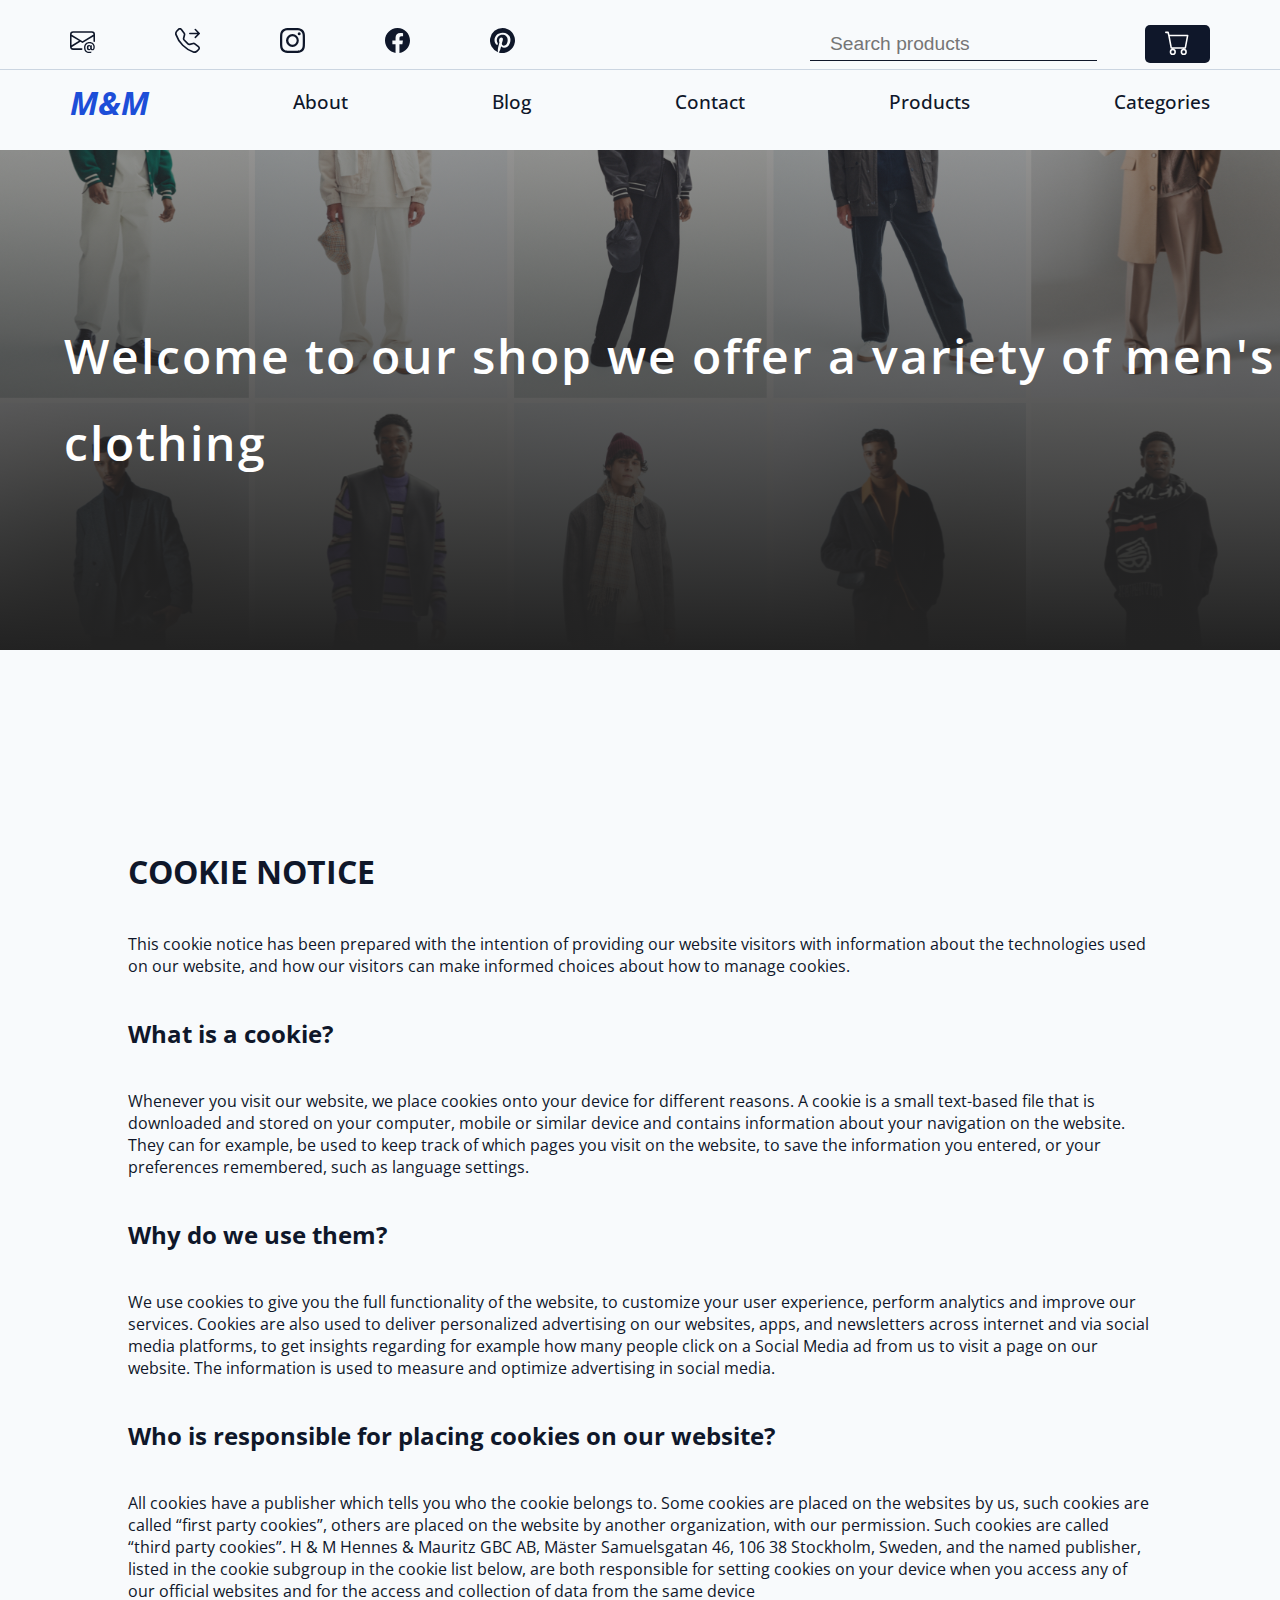
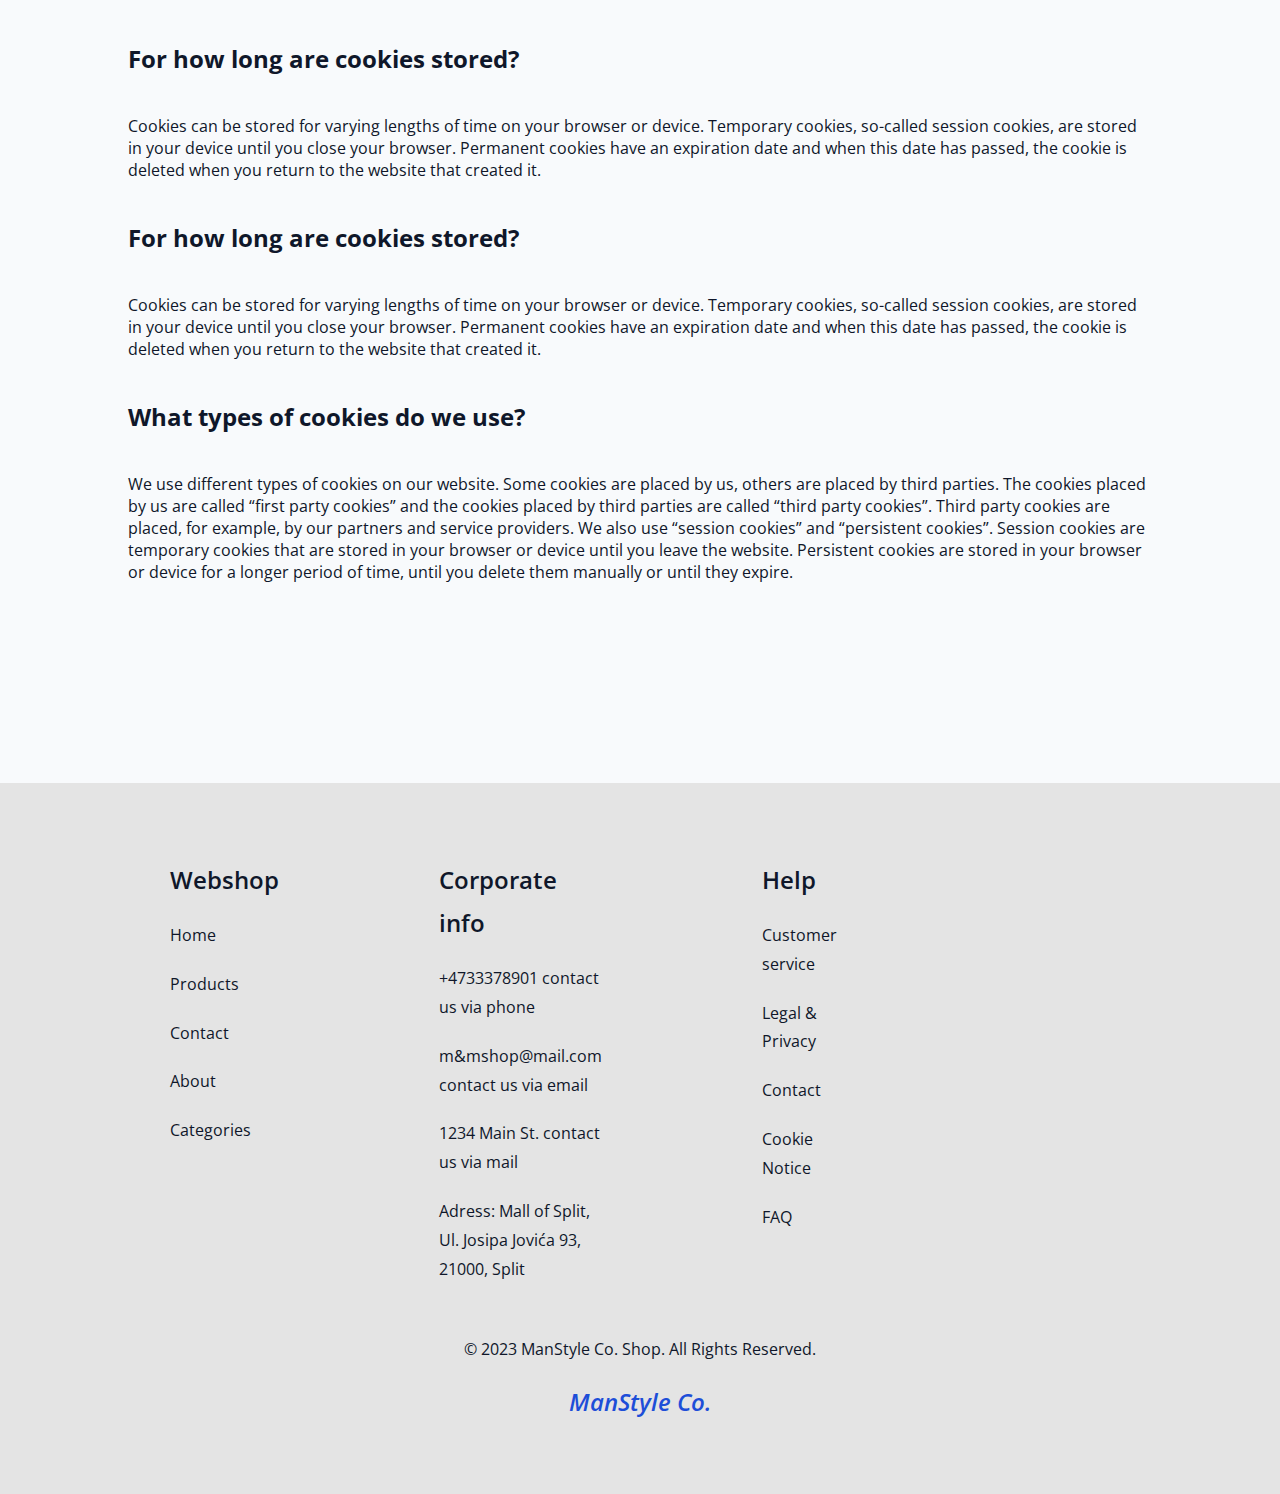
<file: cookies.html>
<!DOCTYPE html>
<html lang="en">
  <head>
    <meta charset="UTF-8" />
    <meta name="viewport" content="width=device-width, initial-scale=1.0" />
    <link rel="stylesheet" href="./css/header.css" />
    <link rel="stylesheet" href="./css/style.css" />
    <link rel="stylesheet" href="./css/footer.css" />
    <title>Cookie-notice</title>
  </head>
  <body>
    <header style="margin-bottom: 80px">
      <nav style="padding-top: 20px">
        <ul class="first_row">
          <div class="left_el">
            <li>
              <a href="mailto:mymail@example.com">
                <svg
                  xmlns="http://www.w3.org/2000/svg"
                  width="25"
                  height="25"
                  fill="currentColor"
                  class="bi bi-envelope-at"
                  viewBox="0 0 16 16"
                >
                  <path
                    d="M2 2a2 2 0 0 0-2 2v8.01A2 2 0 0 0 2 14h5.5a.5.5 0 0 0 0-1H2a1 1 0 0 1-.966-.741l5.64-3.471L8 9.583l7-4.2V8.5a.5.5 0 0 0 1 0V4a2 2 0 0 0-2-2zm3.708 6.208L1 11.105V5.383zM1 4.217V4a1 1 0 0 1 1-1h12a1 1 0 0 1 1 1v.217l-7 4.2z"
                  />
                  <path
                    d="M14.247 14.269c1.01 0 1.587-.857 1.587-2.025v-.21C15.834 10.43 14.64 9 12.52 9h-.035C10.42 9 9 10.36 9 12.432v.214C9 14.82 10.438 16 12.358 16h.044c.594 0 1.018-.074 1.237-.175v-.73c-.245.11-.673.18-1.18.18h-.044c-1.334 0-2.571-.788-2.571-2.655v-.157c0-1.657 1.058-2.724 2.64-2.724h.04c1.535 0 2.484 1.05 2.484 2.326v.118c0 .975-.324 1.39-.639 1.39-.232 0-.41-.148-.41-.42v-2.19h-.906v.569h-.03c-.084-.298-.368-.63-.954-.63-.778 0-1.259.555-1.259 1.4v.528c0 .892.49 1.434 1.26 1.434.471 0 .896-.227 1.014-.643h.043c.118.42.617.648 1.12.648Zm-2.453-1.588v-.227c0-.546.227-.791.573-.791.297 0 .572.192.572.708v.367c0 .573-.253.744-.564.744-.354 0-.581-.215-.581-.8Z"
                  />
                </svg>
              </a>
            </li>
            <li>
              <a href="tel:+4733378901">
                <svg
                  xmlns="http://www.w3.org/2000/svg"
                  width="25"
                  height="25"
                  fill="currentColor"
                  class="bi bi-telephone-forward"
                  viewBox="0 0 16 16"
                >
                  <path
                    d="M3.654 1.328a.678.678 0 0 0-1.015-.063L1.605 2.3c-.483.484-.661 1.169-.45 1.77a17.568 17.568 0 0 0 4.168 6.608 17.569 17.569 0 0 0 6.608 4.168c.601.211 1.286.033 1.77-.45l1.034-1.034a.678.678 0 0 0-.063-1.015l-2.307-1.794a.678.678 0 0 0-.58-.122l-2.19.547a1.745 1.745 0 0 1-1.657-.459L5.482 8.062a1.745 1.745 0 0 1-.46-1.657l.548-2.19a.678.678 0 0 0-.122-.58L3.654 1.328zM1.884.511a1.745 1.745 0 0 1 2.612.163L6.29 2.98c.329.423.445.974.315 1.494l-.547 2.19a.678.678 0 0 0 .178.643l2.457 2.457a.678.678 0 0 0 .644.178l2.189-.547a1.745 1.745 0 0 1 1.494.315l2.306 1.794c.829.645.905 1.87.163 2.611l-1.034 1.034c-.74.74-1.846 1.065-2.877.702a18.634 18.634 0 0 1-7.01-4.42 18.634 18.634 0 0 1-4.42-7.009c-.362-1.03-.037-2.137.703-2.877L1.885.511zm10.762.135a.5.5 0 0 1 .708 0l2.5 2.5a.5.5 0 0 1 0 .708l-2.5 2.5a.5.5 0 0 1-.708-.708L14.293 4H9.5a.5.5 0 0 1 0-1h4.793l-1.647-1.646a.5.5 0 0 1 0-.708z"
                  />
                </svg>
              </a>
            </li>
            <li>
              <a href="">
                <svg
                  xmlns="http://www.w3.org/2000/svg"
                  width="25"
                  height="25"
                  fill="currentColor"
                  class="bi bi-instagram"
                  viewBox="0 0 16 16"
                >
                  <path
                    d="M8 0C5.829 0 5.556.01 4.703.048 3.85.088 3.269.222 2.76.42a3.917 3.917 0 0 0-1.417.923A3.927 3.927 0 0 0 .42 2.76C.222 3.268.087 3.85.048 4.7.01 5.555 0 5.827 0 8.001c0 2.172.01 2.444.048 3.297.04.852.174 1.433.372 1.942.205.526.478.972.923 1.417.444.445.89.719 1.416.923.51.198 1.09.333 1.942.372C5.555 15.99 5.827 16 8 16s2.444-.01 3.298-.048c.851-.04 1.434-.174 1.943-.372a3.916 3.916 0 0 0 1.416-.923c.445-.445.718-.891.923-1.417.197-.509.332-1.09.372-1.942C15.99 10.445 16 10.173 16 8s-.01-2.445-.048-3.299c-.04-.851-.175-1.433-.372-1.941a3.926 3.926 0 0 0-.923-1.417A3.911 3.911 0 0 0 13.24.42c-.51-.198-1.092-.333-1.943-.372C10.443.01 10.172 0 7.998 0h.003zm-.717 1.442h.718c2.136 0 2.389.007 3.232.046.78.035 1.204.166 1.486.275.373.145.64.319.92.599.28.28.453.546.598.92.11.281.24.705.275 1.485.039.843.047 1.096.047 3.231s-.008 2.389-.047 3.232c-.035.78-.166 1.203-.275 1.485a2.47 2.47 0 0 1-.599.919c-.28.28-.546.453-.92.598-.28.11-.704.24-1.485.276-.843.038-1.096.047-3.232.047s-2.39-.009-3.233-.047c-.78-.036-1.203-.166-1.485-.276a2.478 2.478 0 0 1-.92-.598 2.48 2.48 0 0 1-.6-.92c-.109-.281-.24-.705-.275-1.485-.038-.843-.046-1.096-.046-3.233 0-2.136.008-2.388.046-3.231.036-.78.166-1.204.276-1.486.145-.373.319-.64.599-.92.28-.28.546-.453.92-.598.282-.11.705-.24 1.485-.276.738-.034 1.024-.044 2.515-.045v.002zm4.988 1.328a.96.96 0 1 0 0 1.92.96.96 0 0 0 0-1.92zm-4.27 1.122a4.109 4.109 0 1 0 0 8.217 4.109 4.109 0 0 0 0-8.217zm0 1.441a2.667 2.667 0 1 1 0 5.334 2.667 2.667 0 0 1 0-5.334"
                  />
                </svg>
              </a>
            </li>
            <li>
              <a href="">
                <svg
                  xmlns="http://www.w3.org/2000/svg"
                  width="25"
                  height="25"
                  fill="currentColor"
                  class="bi bi-facebook"
                  viewBox="0 0 16 16"
                >
                  <path
                    d="M16 8.049c0-4.446-3.582-8.05-8-8.05C3.58 0-.002 3.603-.002 8.05c0 4.017 2.926 7.347 6.75 7.951v-5.625h-2.03V8.05H6.75V6.275c0-2.017 1.195-3.131 3.022-3.131.876 0 1.791.157 1.791.157v1.98h-1.009c-.993 0-1.303.621-1.303 1.258v1.51h2.218l-.354 2.326H9.25V16c3.824-.604 6.75-3.934 6.75-7.951"
                  />
                </svg>
              </a>
            </li>
            <li>
              <a href="">
                <svg
                  xmlns="http://www.w3.org/2000/svg"
                  width="25"
                  height="25"
                  fill="currentColor"
                  class="bi bi-pinterest"
                  viewBox="0 0 16 16"
                >
                  <path
                    d="M8 0a8 8 0 0 0-2.915 15.452c-.07-.633-.134-1.606.027-2.297.146-.625.938-3.977.938-3.977s-.239-.479-.239-1.187c0-1.113.645-1.943 1.448-1.943.682 0 1.012.512 1.012 1.127 0 .686-.437 1.712-.663 2.663-.188.796.4 1.446 1.185 1.446 1.422 0 2.515-1.5 2.515-3.664 0-1.915-1.377-3.254-3.342-3.254-2.276 0-3.612 1.707-3.612 3.471 0 .688.265 1.425.595 1.826a.24.24 0 0 1 .056.23c-.061.252-.196.796-.222.907-.035.146-.116.177-.268.107-1-.465-1.624-1.926-1.624-3.1 0-2.523 1.834-4.84 5.286-4.84 2.775 0 4.932 1.977 4.932 4.62 0 2.757-1.739 4.976-4.151 4.976-.811 0-1.573-.421-1.834-.919l-.498 1.902c-.181.695-.669 1.566-.995 2.097A8 8 0 1 0 8 0"
                  />
                </svg>
              </a>
            </li>
          </div>

          <div class="right_el">
            <li>
              <input class="search" placeholder="Search products" type="text" />
            </li>
            <a href="./cart.html">
              <li>
                <button class="cart_btn">
                  <svg
                    xmlns="http://www.w3.org/2000/svg"
                    width="25"
                    height="25"
                    fill="currentColor"
                    class="bi bi-cart"
                    viewBox="0 0 16 16"
                  >
                    <path
                      d="M0 1.5A.5.5 0 0 1 .5 1H2a.5.5 0 0 1 .485.379L2.89 3H14.5a.5.5 0 0 1 .491.592l-1.5 8A.5.5 0 0 1 13 12H4a.5.5 0 0 1-.491-.408L2.01 3.607 1.61 2H.5a.5.5 0 0 1-.5-.5M3.102 4l1.313 7h8.17l1.313-7H3.102zM5 12a2 2 0 1 0 0 4 2 2 0 0 0 0-4m7 0a2 2 0 1 0 0 4 2 2 0 0 0 0-4m-7 1a1 1 0 1 1 0 2 1 1 0 0 1 0-2m7 0a1 1 0 1 1 0 2 1 1 0 0 1 0-2"
                    />
                  </svg>
                </button>
              </li>
            </a>
          </div>
        </ul>
        <div class="line" />
        <ul class="second_row">
          <li>
            <a class="logo" href="/index.html">M&M</a>
          </li>
          <li>
            <a class="nav_link" href="/about.html">About</a>
          </li>
          <li>
            <a class="nav_link" href="/blog.html">Blog</a>
          </li>
          <li>
            <a class="nav_link" href="/contact.html">Contact</a>
          </li>
          <li>
            <a class="nav_link" href="/products.html">Products</a>
          </li>
          <li>
            <a class="nav_link" href="/productCategories.html">Categories</a>
          </li>
        </ul>
      </nav>
      <div class="banner">
        <span class="banner_text"
          >Welcome to our shop we offer a variety of men's clothing</span
        >
      </div>
    </header>
    <div class="cookie_container">
      <h1>COOKIE NOTICE</h1>
      <p>
        This cookie notice has been prepared with the intention of providing our
        website visitors with information about the technologies used on our
        website, and how our visitors can make informed choices about how to
        manage cookies.
      </p>
      <h2>What is a cookie?</h2>
      <p>
        Whenever you visit our website, we place cookies onto your device for
        different reasons. A cookie is a small text-based file that is
        downloaded and stored on your computer, mobile or similar device and
        contains information about your navigation on the website. They can for
        example, be used to keep track of which pages you visit on the website,
        to save the information you entered, or your preferences remembered,
        such as language settings.
      </p>
      <h2>Why do we use them?</h2>
      <p>
        We use cookies to give you the full functionality of the website, to
        customize your user experience, perform analytics and improve our
        services. Cookies are also used to deliver personalized advertising on
        our websites, apps, and newsletters across internet and via social media
        platforms, to get insights regarding for example how many people click
        on a Social Media ad from us to visit a page on our website. The
        information is used to measure and optimize advertising in social media.
      </p>
      <h2>Who is responsible for placing cookies on our website?</h2>
      <p>
        All cookies have a publisher which tells you who the cookie belongs to.
        Some cookies are placed on the websites by us, such cookies are called
        “first party cookies”, others are placed on the website by another
        organization, with our permission. Such cookies are called “third party
        cookies”. H & M Hennes & Mauritz GBC AB, Mäster Samuelsgatan 46, 106 38
        Stockholm, Sweden, and the named publisher, listed in the cookie
        subgroup in the cookie list below, are both responsible for setting
        cookies on your device when you access any of our official websites and
        for the access and collection of data from the same device
      </p>
      <h2>For how long are cookies stored?</h2>
      <p>
        Cookies can be stored for varying lengths of time on your browser or
        device. Temporary cookies, so-called session cookies, are stored in your
        device until you close your browser. Permanent cookies have an
        expiration date and when this date has passed, the cookie is deleted
        when you return to the website that created it.
      </p>
      <h2>For how long are cookies stored?</h2>
      <p>
        Cookies can be stored for varying lengths of time on your browser or
        device. Temporary cookies, so-called session cookies, are stored in your
        device until you close your browser. Permanent cookies have an
        expiration date and when this date has passed, the cookie is deleted
        when you return to the website that created it.
      </p>
      <h2>What types of cookies do we use?</h2>
      <p>
        We use different types of cookies on our website. Some cookies are
        placed by us, others are placed by third parties. The cookies placed by
        us are called “first party cookies” and the cookies placed by third
        parties are called “third party cookies”. Third party cookies are
        placed, for example, by our partners and service providers. We also use
        “session cookies” and “persistent cookies”. Session cookies are
        temporary cookies that are stored in your browser or device until you
        leave the website. Persistent cookies are stored in your browser or
        device for a longer period of time, until you delete them manually or
        until they expire.
      </p>
    </div>
    <footer>
      <div class="cols">
        <ul class="col">
          <span>Webshop</span>
          <li>
            <a href="">Home</a>
          </li>
          <li>
            <a href="">Products</a>
          </li>
          <li>
            <a href="">Contact</a>
          </li>
          <li>
            <a href="">About</a>
          </li>
          <li>
            <a href="">Categories</a>
          </li>
        </ul>
        <ul class="col">
          <span>Corporate info</span>
          <li>
            <a href="tel:+4733378901">+4733378901 contact us via phone</a>
          </li>
          <li>
            <a href="mailto:m&mshop@mail.com"
              >m&mshop@mail.com contact us via email</a
            >
          </li>
          <li>1234 Main St. contact us via mail</li>
          <li>
            <a
              href="https://www.google.com/maps/place/Mall+of+Split/@43.519349,16.484315,14z/data=!4m6!3m5!1s0x13355e4a4cf241e7:0xeb4d43195df0abb1!8m2!3d43.5193492!4d16.4843146!16s%2Fg%2F11flbt5p__?hl=hr&entry=ttu"
              target="_blank"
              rel="noopener noreferrer"
              >Adress: Mall of Split, Ul. Josipa Jovića 93, 21000, Split</a
            >
          </li>
        </ul>
        <ul class="col">
          <span>Help</span>
          <li>
            <a href="">Customer service</a>
          </li>
          <li>
            <a href="">Legal & Privacy</a>
          </li>
          <li>
            <a href="">Contact</a>
          </li>
          <li>
            <a href="">Cookie Notice</a>
          </li>
          <li>
            <a href="">FAQ</a>
          </li>
        </ul>
        <div>
          <iframe
            src="https://www.google.com/maps/embed?pb=!1m14!1m8!1m3!1d11572.737228396012!2d16.4843146!3d43.5193492!3m2!1i1024!2i768!4f13.1!3m3!1m2!1s0x13355e4a4cf241e7%3A0xeb4d43195df0abb1!2sMall%20of%20Split!5e0!3m2!1shr!2shr!4v1703859185502!5m2!1shr!2shr"
            style="border: 0; border-radius: 5px"
            allowfullscreen=""
            loading="lazy"
            referrerpolicy="no-referrer-when-downgrade"
          ></iframe>
        </div>
      </div>
      <div class="bottom_el">
        <p>© 2023 ManStyle Co. Shop. All Rights Reserved.</p>
        <h2>ManStyle Co.</h2>
      </div>
    </footer>
  </body>
</html>
</file>
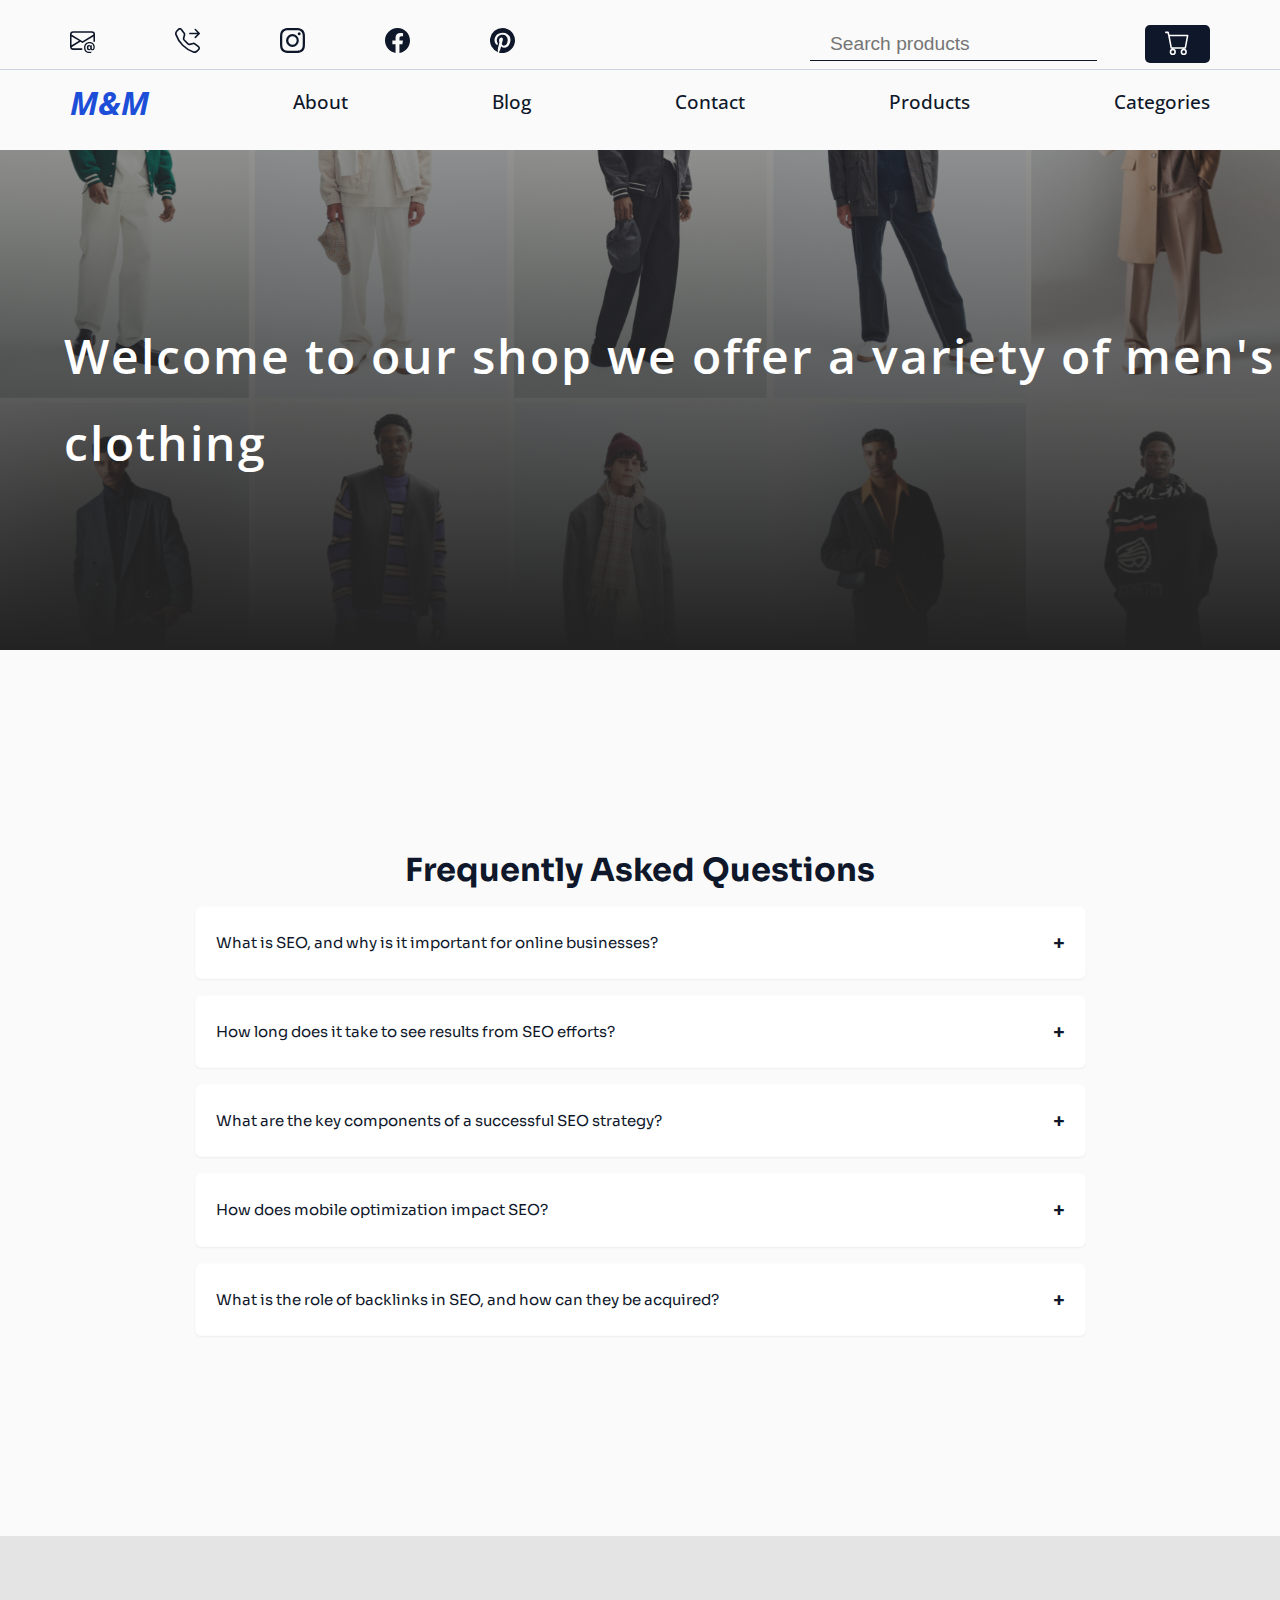
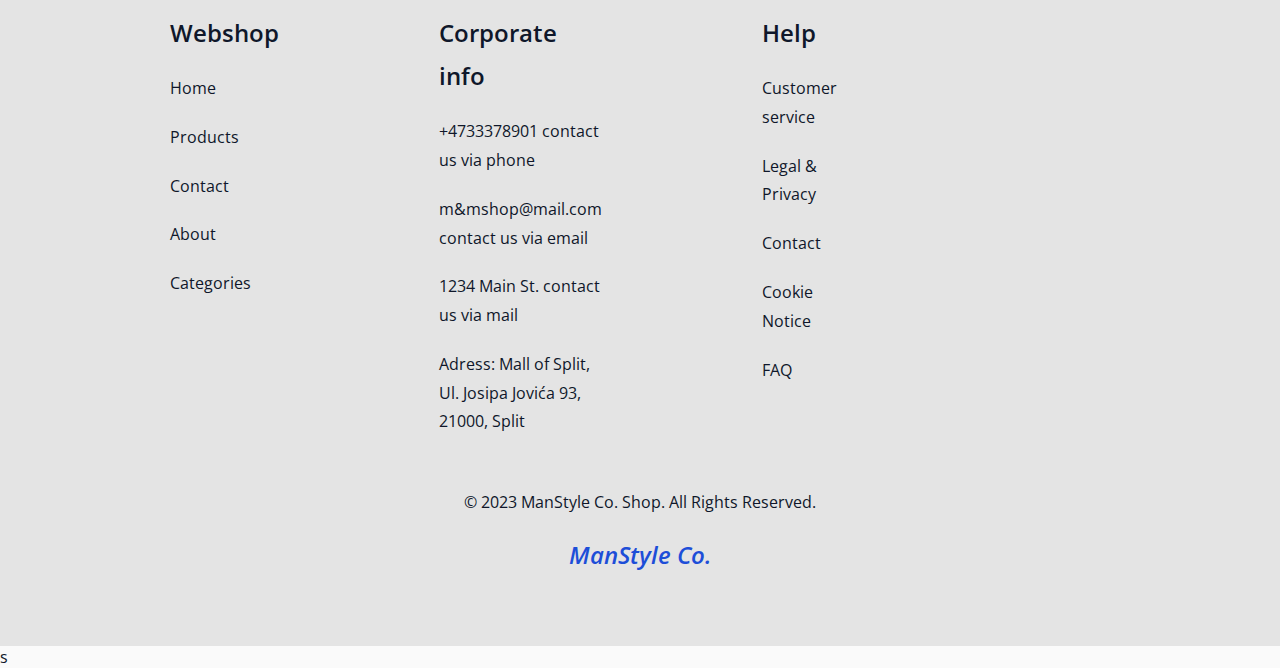
<file: faq.html>
<!DOCTYPE html>
<html lang="en">
  <head>
    <meta charset="UTF-8" />
    <meta name="viewport" content="width=device-width, initial-scale=1.0" />
    <link rel="stylesheet" href="./css/style.css" />
    <link rel="stylesheet" href="./css/footer.css" />
    <link rel="stylesheet" href="./css/header.css" />
    <link rel="stylesheet" href="./css/faq.css">
    <title>FAQ</title>
  </head>
  <body>
    <header style="margin-bottom: 80px">
      <nav style="padding-top: 20px">
        <ul class="first_row">
          <div class="left_el">
            <li>
              <a href="mailto:mymail@example.com">
                <svg
                  xmlns="http://www.w3.org/2000/svg"
                  width="25"
                  height="25"
                  fill="currentColor"
                  class="bi bi-envelope-at"
                  viewBox="0 0 16 16"
                >
                  <path
                    d="M2 2a2 2 0 0 0-2 2v8.01A2 2 0 0 0 2 14h5.5a.5.5 0 0 0 0-1H2a1 1 0 0 1-.966-.741l5.64-3.471L8 9.583l7-4.2V8.5a.5.5 0 0 0 1 0V4a2 2 0 0 0-2-2zm3.708 6.208L1 11.105V5.383zM1 4.217V4a1 1 0 0 1 1-1h12a1 1 0 0 1 1 1v.217l-7 4.2z"
                  />
                  <path
                    d="M14.247 14.269c1.01 0 1.587-.857 1.587-2.025v-.21C15.834 10.43 14.64 9 12.52 9h-.035C10.42 9 9 10.36 9 12.432v.214C9 14.82 10.438 16 12.358 16h.044c.594 0 1.018-.074 1.237-.175v-.73c-.245.11-.673.18-1.18.18h-.044c-1.334 0-2.571-.788-2.571-2.655v-.157c0-1.657 1.058-2.724 2.64-2.724h.04c1.535 0 2.484 1.05 2.484 2.326v.118c0 .975-.324 1.39-.639 1.39-.232 0-.41-.148-.41-.42v-2.19h-.906v.569h-.03c-.084-.298-.368-.63-.954-.63-.778 0-1.259.555-1.259 1.4v.528c0 .892.49 1.434 1.26 1.434.471 0 .896-.227 1.014-.643h.043c.118.42.617.648 1.12.648Zm-2.453-1.588v-.227c0-.546.227-.791.573-.791.297 0 .572.192.572.708v.367c0 .573-.253.744-.564.744-.354 0-.581-.215-.581-.8Z"
                  />
                </svg>
              </a>
            </li>
            <li>
              <a href="tel:+4733378901">
                <svg
                  xmlns="http://www.w3.org/2000/svg"
                  width="25"
                  height="25"
                  fill="currentColor"
                  class="bi bi-telephone-forward"
                  viewBox="0 0 16 16"
                >
                  <path
                    d="M3.654 1.328a.678.678 0 0 0-1.015-.063L1.605 2.3c-.483.484-.661 1.169-.45 1.77a17.568 17.568 0 0 0 4.168 6.608 17.569 17.569 0 0 0 6.608 4.168c.601.211 1.286.033 1.77-.45l1.034-1.034a.678.678 0 0 0-.063-1.015l-2.307-1.794a.678.678 0 0 0-.58-.122l-2.19.547a1.745 1.745 0 0 1-1.657-.459L5.482 8.062a1.745 1.745 0 0 1-.46-1.657l.548-2.19a.678.678 0 0 0-.122-.58L3.654 1.328zM1.884.511a1.745 1.745 0 0 1 2.612.163L6.29 2.98c.329.423.445.974.315 1.494l-.547 2.19a.678.678 0 0 0 .178.643l2.457 2.457a.678.678 0 0 0 .644.178l2.189-.547a1.745 1.745 0 0 1 1.494.315l2.306 1.794c.829.645.905 1.87.163 2.611l-1.034 1.034c-.74.74-1.846 1.065-2.877.702a18.634 18.634 0 0 1-7.01-4.42 18.634 18.634 0 0 1-4.42-7.009c-.362-1.03-.037-2.137.703-2.877L1.885.511zm10.762.135a.5.5 0 0 1 .708 0l2.5 2.5a.5.5 0 0 1 0 .708l-2.5 2.5a.5.5 0 0 1-.708-.708L14.293 4H9.5a.5.5 0 0 1 0-1h4.793l-1.647-1.646a.5.5 0 0 1 0-.708z"
                  />
                </svg>
              </a>
            </li>
            <li>
              <a href="">
                <svg
                  xmlns="http://www.w3.org/2000/svg"
                  width="25"
                  height="25"
                  fill="currentColor"
                  class="bi bi-instagram"
                  viewBox="0 0 16 16"
                >
                  <path
                    d="M8 0C5.829 0 5.556.01 4.703.048 3.85.088 3.269.222 2.76.42a3.917 3.917 0 0 0-1.417.923A3.927 3.927 0 0 0 .42 2.76C.222 3.268.087 3.85.048 4.7.01 5.555 0 5.827 0 8.001c0 2.172.01 2.444.048 3.297.04.852.174 1.433.372 1.942.205.526.478.972.923 1.417.444.445.89.719 1.416.923.51.198 1.09.333 1.942.372C5.555 15.99 5.827 16 8 16s2.444-.01 3.298-.048c.851-.04 1.434-.174 1.943-.372a3.916 3.916 0 0 0 1.416-.923c.445-.445.718-.891.923-1.417.197-.509.332-1.09.372-1.942C15.99 10.445 16 10.173 16 8s-.01-2.445-.048-3.299c-.04-.851-.175-1.433-.372-1.941a3.926 3.926 0 0 0-.923-1.417A3.911 3.911 0 0 0 13.24.42c-.51-.198-1.092-.333-1.943-.372C10.443.01 10.172 0 7.998 0h.003zm-.717 1.442h.718c2.136 0 2.389.007 3.232.046.78.035 1.204.166 1.486.275.373.145.64.319.92.599.28.28.453.546.598.92.11.281.24.705.275 1.485.039.843.047 1.096.047 3.231s-.008 2.389-.047 3.232c-.035.78-.166 1.203-.275 1.485a2.47 2.47 0 0 1-.599.919c-.28.28-.546.453-.92.598-.28.11-.704.24-1.485.276-.843.038-1.096.047-3.232.047s-2.39-.009-3.233-.047c-.78-.036-1.203-.166-1.485-.276a2.478 2.478 0 0 1-.92-.598 2.48 2.48 0 0 1-.6-.92c-.109-.281-.24-.705-.275-1.485-.038-.843-.046-1.096-.046-3.233 0-2.136.008-2.388.046-3.231.036-.78.166-1.204.276-1.486.145-.373.319-.64.599-.92.28-.28.546-.453.92-.598.282-.11.705-.24 1.485-.276.738-.034 1.024-.044 2.515-.045v.002zm4.988 1.328a.96.96 0 1 0 0 1.92.96.96 0 0 0 0-1.92zm-4.27 1.122a4.109 4.109 0 1 0 0 8.217 4.109 4.109 0 0 0 0-8.217zm0 1.441a2.667 2.667 0 1 1 0 5.334 2.667 2.667 0 0 1 0-5.334"
                  />
                </svg>
              </a>
            </li>
            <li>
              <a href="">
                <svg
                  xmlns="http://www.w3.org/2000/svg"
                  width="25"
                  height="25"
                  fill="currentColor"
                  class="bi bi-facebook"
                  viewBox="0 0 16 16"
                >
                  <path
                    d="M16 8.049c0-4.446-3.582-8.05-8-8.05C3.58 0-.002 3.603-.002 8.05c0 4.017 2.926 7.347 6.75 7.951v-5.625h-2.03V8.05H6.75V6.275c0-2.017 1.195-3.131 3.022-3.131.876 0 1.791.157 1.791.157v1.98h-1.009c-.993 0-1.303.621-1.303 1.258v1.51h2.218l-.354 2.326H9.25V16c3.824-.604 6.75-3.934 6.75-7.951"
                  />
                </svg>
              </a>
            </li>
            <li>
              <a href="">
                <svg
                  xmlns="http://www.w3.org/2000/svg"
                  width="25"
                  height="25"
                  fill="currentColor"
                  class="bi bi-pinterest"
                  viewBox="0 0 16 16"
                >
                  <path
                    d="M8 0a8 8 0 0 0-2.915 15.452c-.07-.633-.134-1.606.027-2.297.146-.625.938-3.977.938-3.977s-.239-.479-.239-1.187c0-1.113.645-1.943 1.448-1.943.682 0 1.012.512 1.012 1.127 0 .686-.437 1.712-.663 2.663-.188.796.4 1.446 1.185 1.446 1.422 0 2.515-1.5 2.515-3.664 0-1.915-1.377-3.254-3.342-3.254-2.276 0-3.612 1.707-3.612 3.471 0 .688.265 1.425.595 1.826a.24.24 0 0 1 .056.23c-.061.252-.196.796-.222.907-.035.146-.116.177-.268.107-1-.465-1.624-1.926-1.624-3.1 0-2.523 1.834-4.84 5.286-4.84 2.775 0 4.932 1.977 4.932 4.62 0 2.757-1.739 4.976-4.151 4.976-.811 0-1.573-.421-1.834-.919l-.498 1.902c-.181.695-.669 1.566-.995 2.097A8 8 0 1 0 8 0"
                  />
                </svg>
              </a>
            </li>
          </div>

          <div class="right_el">
            <li>
              <input class="search" placeholder="Search products" type="text" />
            </li>
            <li>
              <a href="../cart.html" target="_top">
                <button class="cart_btn">
                  <svg
                    xmlns="http://www.w3.org/2000/svg"
                    width="25"
                    height="25"
                    fill="currentColor"
                    class="bi bi-cart"
                    viewBox="0 0 16 16"
                  >
                    <path
                      d="M0 1.5A.5.5 0 0 1 .5 1H2a.5.5 0 0 1 .485.379L2.89 3H14.5a.5.5 0 0 1 .491.592l-1.5 8A.5.5 0 0 1 13 12H4a.5.5 0 0 1-.491-.408L2.01 3.607 1.61 2H.5a.5.5 0 0 1-.5-.5M3.102 4l1.313 7h8.17l1.313-7H3.102zM5 12a2 2 0 1 0 0 4 2 2 0 0 0 0-4m7 0a2 2 0 1 0 0 4 2 2 0 0 0 0-4m-7 1a1 1 0 1 1 0 2 1 1 0 0 1 0-2m7 0a1 1 0 1 1 0 2 1 1 0 0 1 0-2"
                    />
                  </svg>
                </button>
              </a>
            </li>
          </div>
        </ul>
        <div class="line" />
        <ul class="second_row">
          <li>
            <a class="logo" href="/index.html" target="_parent">M&M</a>
          </li>
          <li>
            <a class="nav_link" href="/about.html" target="_parent">About</a>
          </li>
          <li>
            <a class="nav_link" href="/blog.html" target="_parent">Blog</a>
          </li>
          <li>
            <a class="nav_link" href="/contact.html" target="_parent"
              >Contact</a
            >
          </li>
          <li>
            <a class="nav_link" href="/products.html" target="_parent"
              >Products</a
            >
          </li>
          <li>
            <a class="nav_link" href="/productCategories.html" target="_parent"
              >Categories</a
            >
          </li>
        </ul>
      </nav>
      <div class="banner">
        <span class="banner_text"
          >Welcome to our shop we offer a variety of men's clothing</span
        >
      </div>
    </header>
    <div class="accordion">
      <h1>Frequently Asked Questions</h1>
      <div class="accordion-item">
        <input type="checkbox" id="accordion1" />
        <label for="accordion1" class="accordion-item-title"
          ><span class="icon"></span>What is SEO, and why is it important for
          online businesses?</label
        >
        <div class="accordion-item-desc">
          SEO, or Search Engine Optimization, is the practice of optimizing a
          website to improve its visibility on search engines like Google. It
          involves various techniques to enhance a site's ranking in search
          results. SEO is crucial for online businesses as it helps drive
          organic traffic, increases visibility, and ultimately leads to higher
          conversions.
        </div>
      </div>

      <div class="accordion-item">
        <input type="checkbox" id="accordion2" />
        <label for="accordion2" class="accordion-item-title"
          ><span class="icon"></span>How long does it take to see results from
          SEO efforts?</label
        >
        <div class="accordion-item-desc">
          The timeline for seeing results from SEO can vary based on several
          factors, such as the competitiveness of keywords, the current state of
          the website, and the effectiveness of the SEO strategy. Generally, it
          may take several weeks to months before noticeable improvements occur.
          However, long-term commitment to SEO is essential for sustained
          success.
        </div>
      </div>

      <div class="accordion-item">
        <input type="checkbox" id="accordion3" />
        <label for="accordion3" class="accordion-item-title"
          ><span class="icon"></span>What are the key components of a successful
          SEO strategy?</label
        >
        <div class="accordion-item-desc">
          A successful SEO strategy involves various components, including
          keyword research, on-page optimization, quality content creation, link
          building, technical SEO, and user experience optimization. These
          elements work together to improve a website's relevance and authority
          in the eyes of search engines.
        </div>
      </div>

      <div class="accordion-item">
        <input type="checkbox" id="accordion4" />
        <label for="accordion4" class="accordion-item-title"
          ><span class="icon"></span>How does mobile optimization impact
          SEO?</label
        >
        <div class="accordion-item-desc">
          Mobile optimization is crucial for SEO because search engines
          prioritize mobile-friendly websites. With the increasing use of
          smartphones, search engines like Google consider mobile responsiveness
          as a ranking factor. Websites that provide a seamless experience on
          mobile devices are more likely to rank higher in search results.
        </div>
      </div>

      <div class="accordion-item">
        <input type="checkbox" id="accordion5" />
        <label for="accordion5" class="accordion-item-title"
          ><span class="icon"></span>What is the role of backlinks in SEO, and
          how can they be acquired?</label
        >
        <div class="accordion-item-desc">
          Backlinks, or inbound links from other websites to yours, play a
          significant role in SEO. They are considered a vote of confidence and
          can improve a site's authority. Quality over quantity is crucial when
          acquiring backlinks. Strategies for obtaining backlinks include
          creating high-quality content, guest posting, reaching out to industry
          influencers, and participating in community activities. It's important
          to focus on natural and ethical link-building practices.
        </div>
      </div>
    </div>
    <footer>
      <div class="cols">
        <ul class="col">
          <span>Webshop</span>
          <li>
            <a href="">Home</a>
          </li>
          <li>
            <a href="">Products</a>
          </li>
          <li>
            <a href="">Contact</a>
          </li>
          <li>
            <a href="">About</a>
          </li>
          <li>
            <a href="">Categories</a>
          </li>
        </ul>
        <ul class="col">
          <span>Corporate info</span>
          <li>
            <a href="tel:+4733378901">+4733378901 contact us via phone</a>
          </li>
          <li>
            <a href="mailto:m&mshop@mail.com"
              >m&mshop@mail.com contact us via email</a
            >
          </li>
          <li>1234 Main St. contact us via mail</li>
          <li>
            <a
              href="https://www.google.com/maps/place/Mall+of+Split/@43.519349,16.484315,14z/data=!4m6!3m5!1s0x13355e4a4cf241e7:0xeb4d43195df0abb1!8m2!3d43.5193492!4d16.4843146!16s%2Fg%2F11flbt5p__?hl=hr&entry=ttu"
              target="_blank"
              rel="noopener noreferrer"
              >Adress: Mall of Split, Ul. Josipa Jovića 93, 21000, Split</a
            >
          </li>
        </ul>
        <ul class="col">
          <span>Help</span>
          <li>
            <a href="">Customer service</a>
          </li>
          <li>
            <a href="">Legal & Privacy</a>
          </li>
          <li>
            <a href="">Contact</a>
          </li>
          <li>
            <a href="">Cookie Notice</a>
          </li>
          <li>
            <a href="">FAQ</a>
          </li>
        </ul>
        <div>
          <iframe
            src="https://www.google.com/maps/embed?pb=!1m14!1m8!1m3!1d11572.737228396012!2d16.4843146!3d43.5193492!3m2!1i1024!2i768!4f13.1!3m3!1m2!1s0x13355e4a4cf241e7%3A0xeb4d43195df0abb1!2sMall%20of%20Split!5e0!3m2!1shr!2shr!4v1703859185502!5m2!1shr!2shr"
            style="border: 0; border-radius: 5px"
            allowfullscreen=""
            loading="lazy"
            referrerpolicy="no-referrer-when-downgrade"
          ></iframe>
        </div>
      </div>
      <div class="bottom_el">
        <p>© 2023 ManStyle Co. Shop. All Rights Reserved.</p>
        <h2>ManStyle Co.</h2>
      </div>
    </footer>
    s
  </body>
</html>
</file>
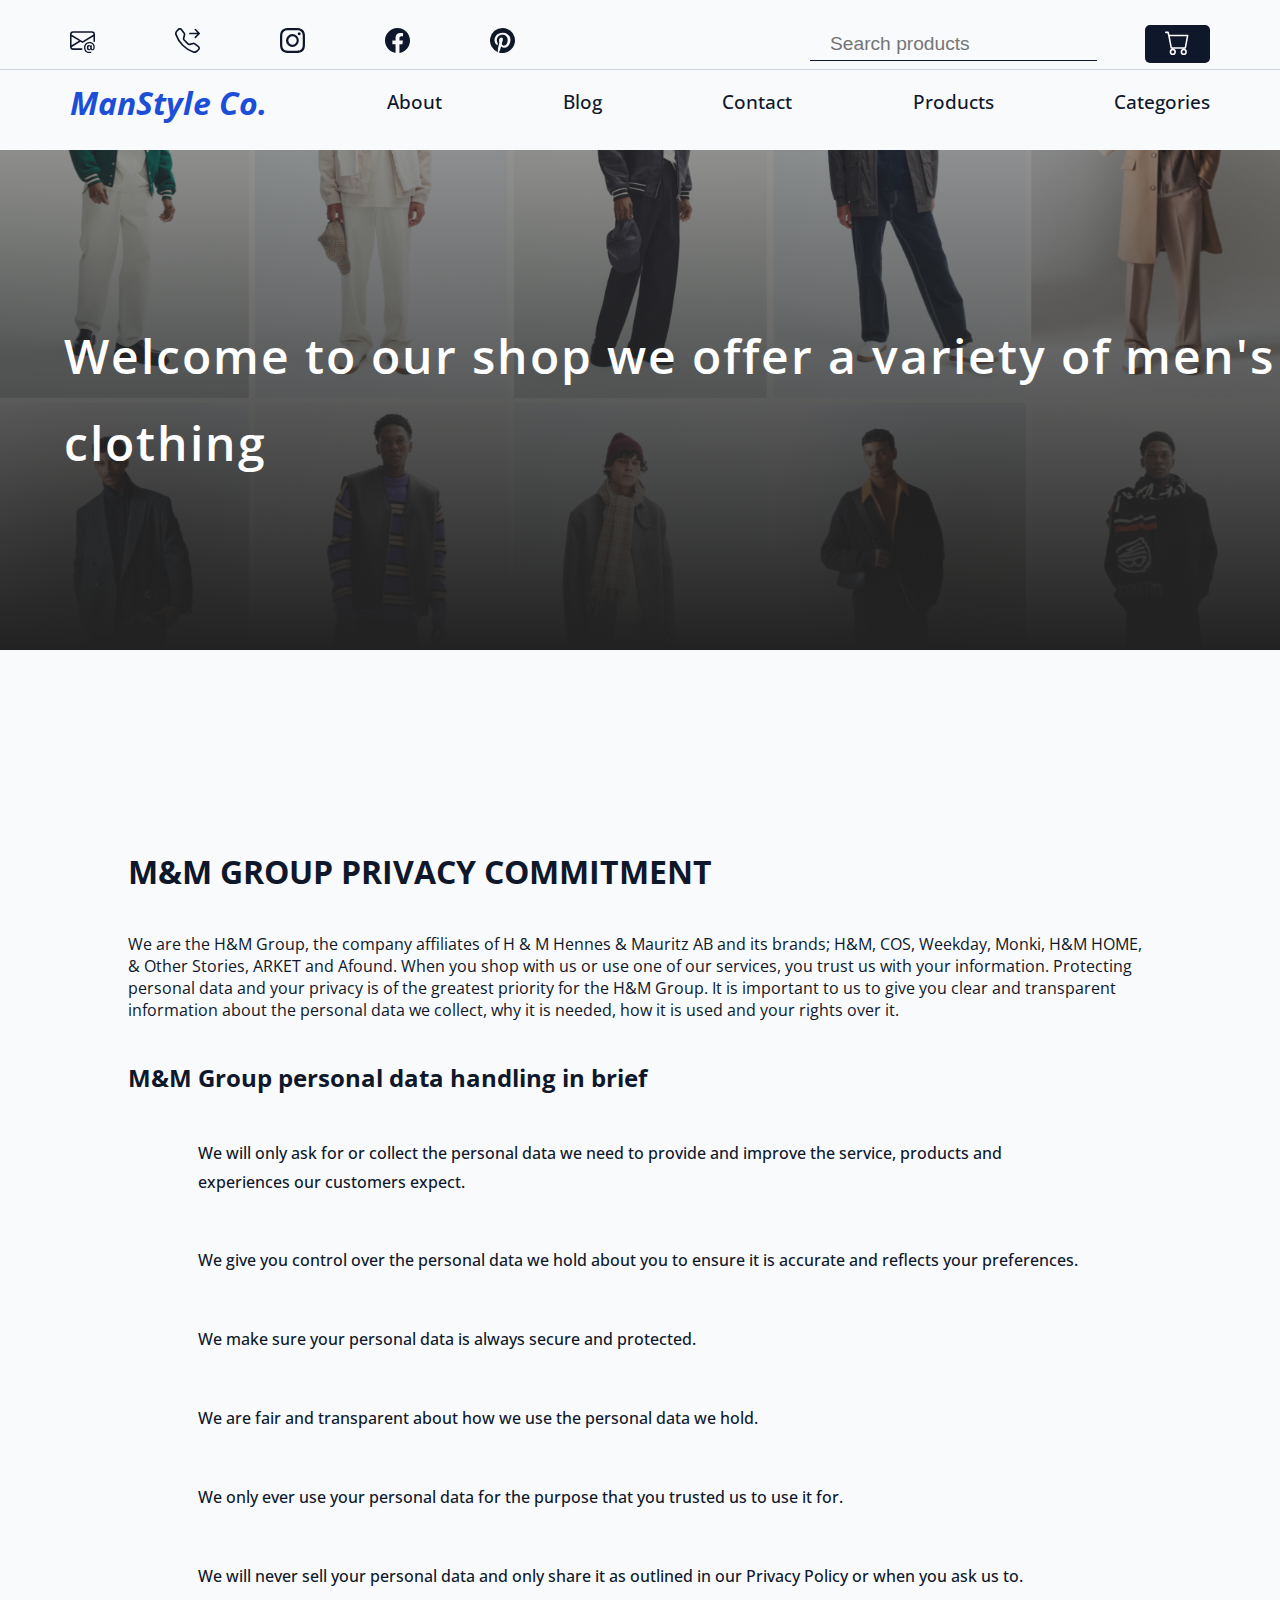
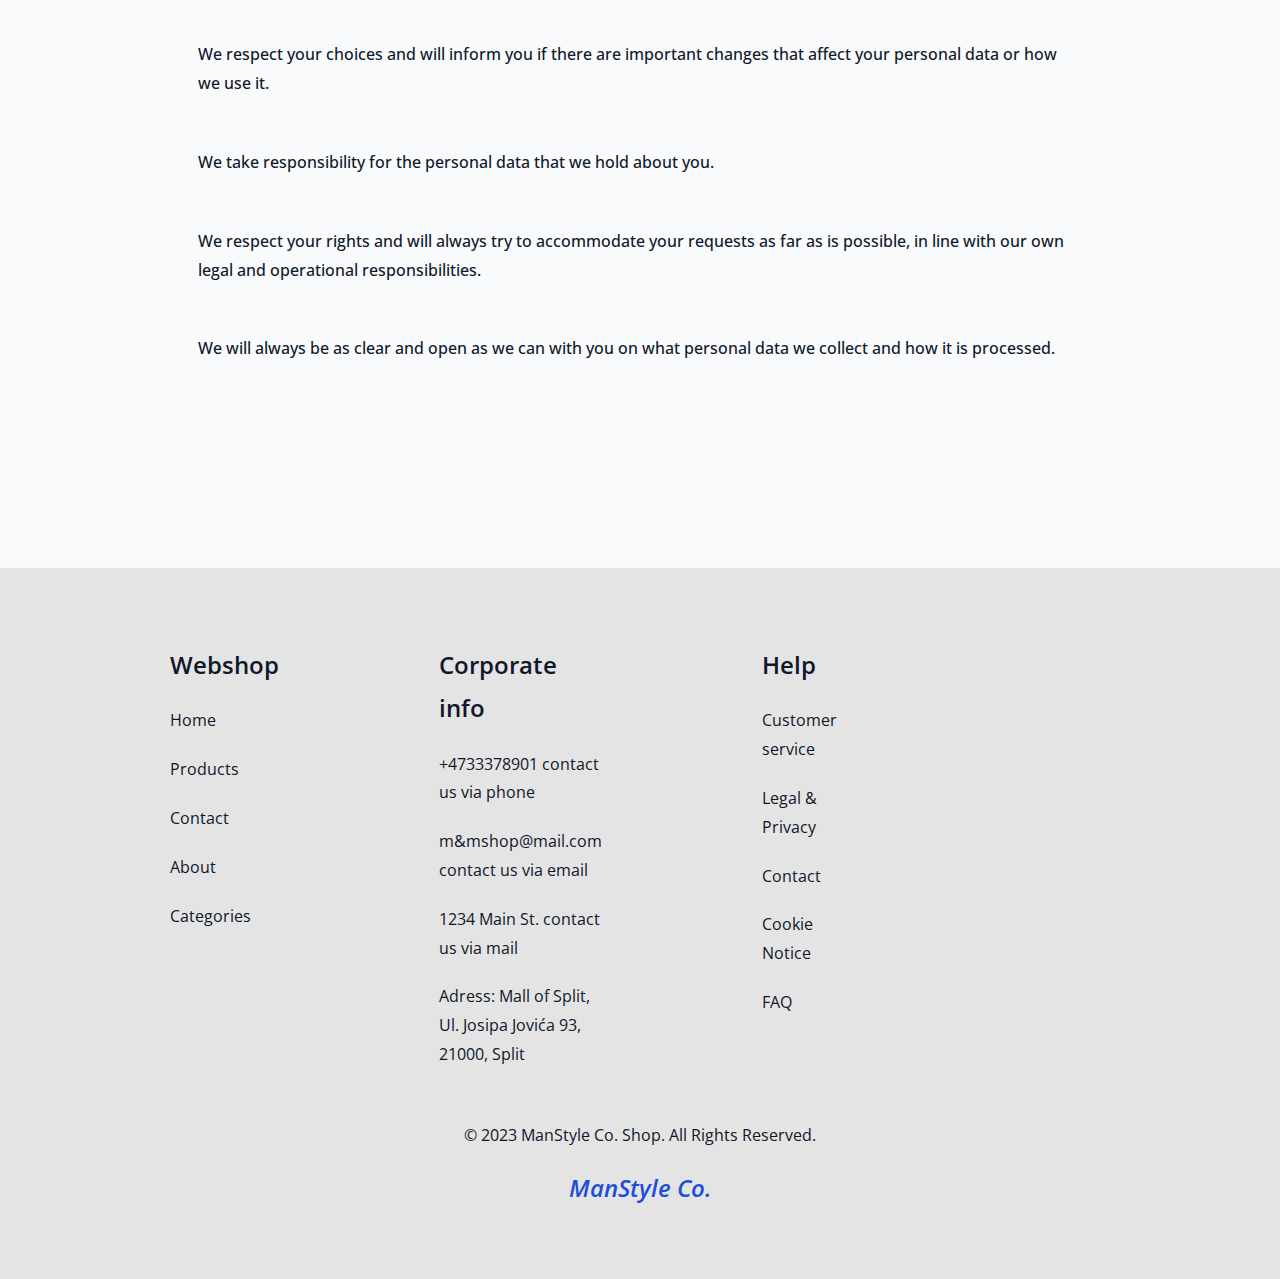
<file: privacy.html>
<!DOCTYPE html>
<html lang="en">
  <head>
    <meta charset="UTF-8" />
    <meta name="viewport" content="width=device-width, initial-scale=1.0" />
    <link rel="stylesheet" href="./css/header.css" />
    <link rel="stylesheet" href="./css/style.css" />
    <link rel="stylesheet" href="./css/footer.css" />
    <title>Privacy Policy</title>
  </head>
  <body>
    <header style="margin-bottom: 80px">
      <nav style="padding-top: 20px">
        <ul class="first_row">
          <div class="left_el">
            <li>
              <a href="mailto:mymail@example.com">
                <svg
                  xmlns="http://www.w3.org/2000/svg"
                  width="25"
                  height="25"
                  fill="currentColor"
                  class="bi bi-envelope-at"
                  viewBox="0 0 16 16"
                >
                  <path
                    d="M2 2a2 2 0 0 0-2 2v8.01A2 2 0 0 0 2 14h5.5a.5.5 0 0 0 0-1H2a1 1 0 0 1-.966-.741l5.64-3.471L8 9.583l7-4.2V8.5a.5.5 0 0 0 1 0V4a2 2 0 0 0-2-2zm3.708 6.208L1 11.105V5.383zM1 4.217V4a1 1 0 0 1 1-1h12a1 1 0 0 1 1 1v.217l-7 4.2z"
                  />
                  <path
                    d="M14.247 14.269c1.01 0 1.587-.857 1.587-2.025v-.21C15.834 10.43 14.64 9 12.52 9h-.035C10.42 9 9 10.36 9 12.432v.214C9 14.82 10.438 16 12.358 16h.044c.594 0 1.018-.074 1.237-.175v-.73c-.245.11-.673.18-1.18.18h-.044c-1.334 0-2.571-.788-2.571-2.655v-.157c0-1.657 1.058-2.724 2.64-2.724h.04c1.535 0 2.484 1.05 2.484 2.326v.118c0 .975-.324 1.39-.639 1.39-.232 0-.41-.148-.41-.42v-2.19h-.906v.569h-.03c-.084-.298-.368-.63-.954-.63-.778 0-1.259.555-1.259 1.4v.528c0 .892.49 1.434 1.26 1.434.471 0 .896-.227 1.014-.643h.043c.118.42.617.648 1.12.648Zm-2.453-1.588v-.227c0-.546.227-.791.573-.791.297 0 .572.192.572.708v.367c0 .573-.253.744-.564.744-.354 0-.581-.215-.581-.8Z"
                  />
                </svg>
              </a>
            </li>
            <li>
              <a href="tel:+4733378901">
                <svg
                  xmlns="http://www.w3.org/2000/svg"
                  width="25"
                  height="25"
                  fill="currentColor"
                  class="bi bi-telephone-forward"
                  viewBox="0 0 16 16"
                >
                  <path
                    d="M3.654 1.328a.678.678 0 0 0-1.015-.063L1.605 2.3c-.483.484-.661 1.169-.45 1.77a17.568 17.568 0 0 0 4.168 6.608 17.569 17.569 0 0 0 6.608 4.168c.601.211 1.286.033 1.77-.45l1.034-1.034a.678.678 0 0 0-.063-1.015l-2.307-1.794a.678.678 0 0 0-.58-.122l-2.19.547a1.745 1.745 0 0 1-1.657-.459L5.482 8.062a1.745 1.745 0 0 1-.46-1.657l.548-2.19a.678.678 0 0 0-.122-.58L3.654 1.328zM1.884.511a1.745 1.745 0 0 1 2.612.163L6.29 2.98c.329.423.445.974.315 1.494l-.547 2.19a.678.678 0 0 0 .178.643l2.457 2.457a.678.678 0 0 0 .644.178l2.189-.547a1.745 1.745 0 0 1 1.494.315l2.306 1.794c.829.645.905 1.87.163 2.611l-1.034 1.034c-.74.74-1.846 1.065-2.877.702a18.634 18.634 0 0 1-7.01-4.42 18.634 18.634 0 0 1-4.42-7.009c-.362-1.03-.037-2.137.703-2.877L1.885.511zm10.762.135a.5.5 0 0 1 .708 0l2.5 2.5a.5.5 0 0 1 0 .708l-2.5 2.5a.5.5 0 0 1-.708-.708L14.293 4H9.5a.5.5 0 0 1 0-1h4.793l-1.647-1.646a.5.5 0 0 1 0-.708z"
                  />
                </svg>
              </a>
            </li>
            <li>
              <a href="">
                <svg
                  xmlns="http://www.w3.org/2000/svg"
                  width="25"
                  height="25"
                  fill="currentColor"
                  class="bi bi-instagram"
                  viewBox="0 0 16 16"
                >
                  <path
                    d="M8 0C5.829 0 5.556.01 4.703.048 3.85.088 3.269.222 2.76.42a3.917 3.917 0 0 0-1.417.923A3.927 3.927 0 0 0 .42 2.76C.222 3.268.087 3.85.048 4.7.01 5.555 0 5.827 0 8.001c0 2.172.01 2.444.048 3.297.04.852.174 1.433.372 1.942.205.526.478.972.923 1.417.444.445.89.719 1.416.923.51.198 1.09.333 1.942.372C5.555 15.99 5.827 16 8 16s2.444-.01 3.298-.048c.851-.04 1.434-.174 1.943-.372a3.916 3.916 0 0 0 1.416-.923c.445-.445.718-.891.923-1.417.197-.509.332-1.09.372-1.942C15.99 10.445 16 10.173 16 8s-.01-2.445-.048-3.299c-.04-.851-.175-1.433-.372-1.941a3.926 3.926 0 0 0-.923-1.417A3.911 3.911 0 0 0 13.24.42c-.51-.198-1.092-.333-1.943-.372C10.443.01 10.172 0 7.998 0h.003zm-.717 1.442h.718c2.136 0 2.389.007 3.232.046.78.035 1.204.166 1.486.275.373.145.64.319.92.599.28.28.453.546.598.92.11.281.24.705.275 1.485.039.843.047 1.096.047 3.231s-.008 2.389-.047 3.232c-.035.78-.166 1.203-.275 1.485a2.47 2.47 0 0 1-.599.919c-.28.28-.546.453-.92.598-.28.11-.704.24-1.485.276-.843.038-1.096.047-3.232.047s-2.39-.009-3.233-.047c-.78-.036-1.203-.166-1.485-.276a2.478 2.478 0 0 1-.92-.598 2.48 2.48 0 0 1-.6-.92c-.109-.281-.24-.705-.275-1.485-.038-.843-.046-1.096-.046-3.233 0-2.136.008-2.388.046-3.231.036-.78.166-1.204.276-1.486.145-.373.319-.64.599-.92.28-.28.546-.453.92-.598.282-.11.705-.24 1.485-.276.738-.034 1.024-.044 2.515-.045v.002zm4.988 1.328a.96.96 0 1 0 0 1.92.96.96 0 0 0 0-1.92zm-4.27 1.122a4.109 4.109 0 1 0 0 8.217 4.109 4.109 0 0 0 0-8.217zm0 1.441a2.667 2.667 0 1 1 0 5.334 2.667 2.667 0 0 1 0-5.334"
                  />
                </svg>
              </a>
            </li>
            <li>
              <a href="">
                <svg
                  xmlns="http://www.w3.org/2000/svg"
                  width="25"
                  height="25"
                  fill="currentColor"
                  class="bi bi-facebook"
                  viewBox="0 0 16 16"
                >
                  <path
                    d="M16 8.049c0-4.446-3.582-8.05-8-8.05C3.58 0-.002 3.603-.002 8.05c0 4.017 2.926 7.347 6.75 7.951v-5.625h-2.03V8.05H6.75V6.275c0-2.017 1.195-3.131 3.022-3.131.876 0 1.791.157 1.791.157v1.98h-1.009c-.993 0-1.303.621-1.303 1.258v1.51h2.218l-.354 2.326H9.25V16c3.824-.604 6.75-3.934 6.75-7.951"
                  />
                </svg>
              </a>
            </li>
            <li>
              <a href="">
                <svg
                  xmlns="http://www.w3.org/2000/svg"
                  width="25"
                  height="25"
                  fill="currentColor"
                  class="bi bi-pinterest"
                  viewBox="0 0 16 16"
                >
                  <path
                    d="M8 0a8 8 0 0 0-2.915 15.452c-.07-.633-.134-1.606.027-2.297.146-.625.938-3.977.938-3.977s-.239-.479-.239-1.187c0-1.113.645-1.943 1.448-1.943.682 0 1.012.512 1.012 1.127 0 .686-.437 1.712-.663 2.663-.188.796.4 1.446 1.185 1.446 1.422 0 2.515-1.5 2.515-3.664 0-1.915-1.377-3.254-3.342-3.254-2.276 0-3.612 1.707-3.612 3.471 0 .688.265 1.425.595 1.826a.24.24 0 0 1 .056.23c-.061.252-.196.796-.222.907-.035.146-.116.177-.268.107-1-.465-1.624-1.926-1.624-3.1 0-2.523 1.834-4.84 5.286-4.84 2.775 0 4.932 1.977 4.932 4.62 0 2.757-1.739 4.976-4.151 4.976-.811 0-1.573-.421-1.834-.919l-.498 1.902c-.181.695-.669 1.566-.995 2.097A8 8 0 1 0 8 0"
                  />
                </svg>
              </a>
            </li>
          </div>

          <div class="right_el">
            <li>
              <input class="search" placeholder="Search products" type="text" />
            </li>
            <a href="./cart.html">
              <li>
                <button class="cart_btn">
                  <svg
                    xmlns="http://www.w3.org/2000/svg"
                    width="25"
                    height="25"
                    fill="currentColor"
                    class="bi bi-cart"
                    viewBox="0 0 16 16"
                  >
                    <path
                      d="M0 1.5A.5.5 0 0 1 .5 1H2a.5.5 0 0 1 .485.379L2.89 3H14.5a.5.5 0 0 1 .491.592l-1.5 8A.5.5 0 0 1 13 12H4a.5.5 0 0 1-.491-.408L2.01 3.607 1.61 2H.5a.5.5 0 0 1-.5-.5M3.102 4l1.313 7h8.17l1.313-7H3.102zM5 12a2 2 0 1 0 0 4 2 2 0 0 0 0-4m7 0a2 2 0 1 0 0 4 2 2 0 0 0 0-4m-7 1a1 1 0 1 1 0 2 1 1 0 0 1 0-2m7 0a1 1 0 1 1 0 2 1 1 0 0 1 0-2"
                    />
                  </svg>
                </button>
              </li>
            </a>
          </div>
        </ul>
        <div class="line" />
        <ul class="second_row">
          <li>
            <a class="logo" href="/index.html">ManStyle Co.</a>
          </li>
          <li>
            <a class="nav_link" href="/about.html">About</a>
          </li>
          <li>
            <a class="nav_link" href="/blog.html">Blog</a>
          </li>
          <li>
            <a class="nav_link" href="/contact.html">Contact</a>
          </li>
          <li>
            <a class="nav_link" href="/products.html">Products</a>
          </li>
          <li>
            <a class="nav_link" href="/productCategories.html">Categories</a>
          </li>
        </ul>
      </nav>
      <div class="banner">
        <span class="banner_text"
          >Welcome to our shop we offer a variety of men's clothing</span
        >
      </div>
    </header>
    <div class="main_container">
      <h1>M&M GROUP PRIVACY COMMITMENT</h1>
      <p>
        We are the H&M Group, the company affiliates of H & M Hennes & Mauritz
        AB and its brands; H&M, COS, Weekday, Monki, H&M HOME, & Other Stories,
        ARKET and Afound. When you shop with us or use one of our services, you
        trust us with your information. Protecting personal data and your
        privacy is of the greatest priority for the H&M Group. It is important
        to us to give you clear and transparent information about the personal
        data we collect, why it is needed, how it is used and your rights over
        it.
      </p>
      <h2>M&M Group personal data handling in brief</h2>
      <ul class="privacy_list">
        <li>
            We will only ask for or collect the personal data we need to provide
            and improve the service, products and experiences our customers
            expect.
        </li>
        <li>
            We give you control over the personal data we hold about you to
            ensure it is accurate and reflects your preferences.
        </li>
        <li>
            We make sure your personal data is always secure and protected.
        </li>
        <li>
            We are fair and transparent about how we use the personal data we
            hold.
        </li>
        <li>
            We only ever use your personal data for the purpose that you trusted
            us to use it for.
        </li>
        <li>
            We will never sell your personal data and only share it as outlined
            in our Privacy Policy or when you ask us to.
        </li>
        <li>
            We respect your choices and will inform you if there are important
            changes that affect your personal data or how we use it.
        </li>
        <li>
            We take responsibility for the personal data that we hold about you.
        </li>
        <li>
            We respect your rights and will always try to accommodate your
            requests as far as is possible, in line with our own legal and
            operational responsibilities.
        </li>
        <li>
            We will always be as clear and open as we can with you on what
            personal data we collect and how it is processed.
        </li>
      </ul>
    </div>
    <footer>
      <div class="cols">
        <ul class="col">
          <span>Webshop</span>
          <li>
            <a href="">Home</a>
          </li>
          <li>
            <a href="">Products</a>
          </li>
          <li>
            <a href="">Contact</a>
          </li>
          <li>
            <a href="">About</a>
          </li>
          <li>
            <a href="">Categories</a>
          </li>
        </ul>
        <ul class="col">
          <span>Corporate info</span>
          <li>
            <a href="tel:+4733378901">+4733378901 contact us via phone</a>
          </li>
          <li>
            <a href="mailto:m&mshop@mail.com"
              >m&mshop@mail.com contact us via email</a
            >
          </li>
          <li>1234 Main St. contact us via mail</li>
          <li>
            <a
              href="https://www.google.com/maps/place/Mall+of+Split/@43.519349,16.484315,14z/data=!4m6!3m5!1s0x13355e4a4cf241e7:0xeb4d43195df0abb1!8m2!3d43.5193492!4d16.4843146!16s%2Fg%2F11flbt5p__?hl=hr&entry=ttu"
              target="_blank"
              rel="noopener noreferrer"
              >Adress: Mall of Split, Ul. Josipa Jovića 93, 21000, Split</a
            >
          </li>
        </ul>
        <ul class="col">
          <span>Help</span>
          <li>
            <a href="">Customer service</a>
          </li>
          <li>
            <a href="">Legal & Privacy</a>
          </li>
          <li>
            <a href="">Contact</a>
          </li>
          <li>
            <a href="">Cookie Notice</a>
          </li>
          <li>
            <a href="">FAQ</a>
          </li>
        </ul>
        <div>
          <iframe
            src="https://www.google.com/maps/embed?pb=!1m14!1m8!1m3!1d11572.737228396012!2d16.4843146!3d43.5193492!3m2!1i1024!2i768!4f13.1!3m3!1m2!1s0x13355e4a4cf241e7%3A0xeb4d43195df0abb1!2sMall%20of%20Split!5e0!3m2!1shr!2shr!4v1703859185502!5m2!1shr!2shr"
            style="border: 0; border-radius: 5px"
            allowfullscreen=""
            loading="lazy"
            referrerpolicy="no-referrer-when-downgrade"
          ></iframe>
        </div>
      </div>
      <div class="bottom_el">
        <p>© 2023 ManStyle Co. Shop. All Rights Reserved.</p>
        <h2>ManStyle Co.</h2>
      </div>
    </footer>
  </body>
</html>
</file>
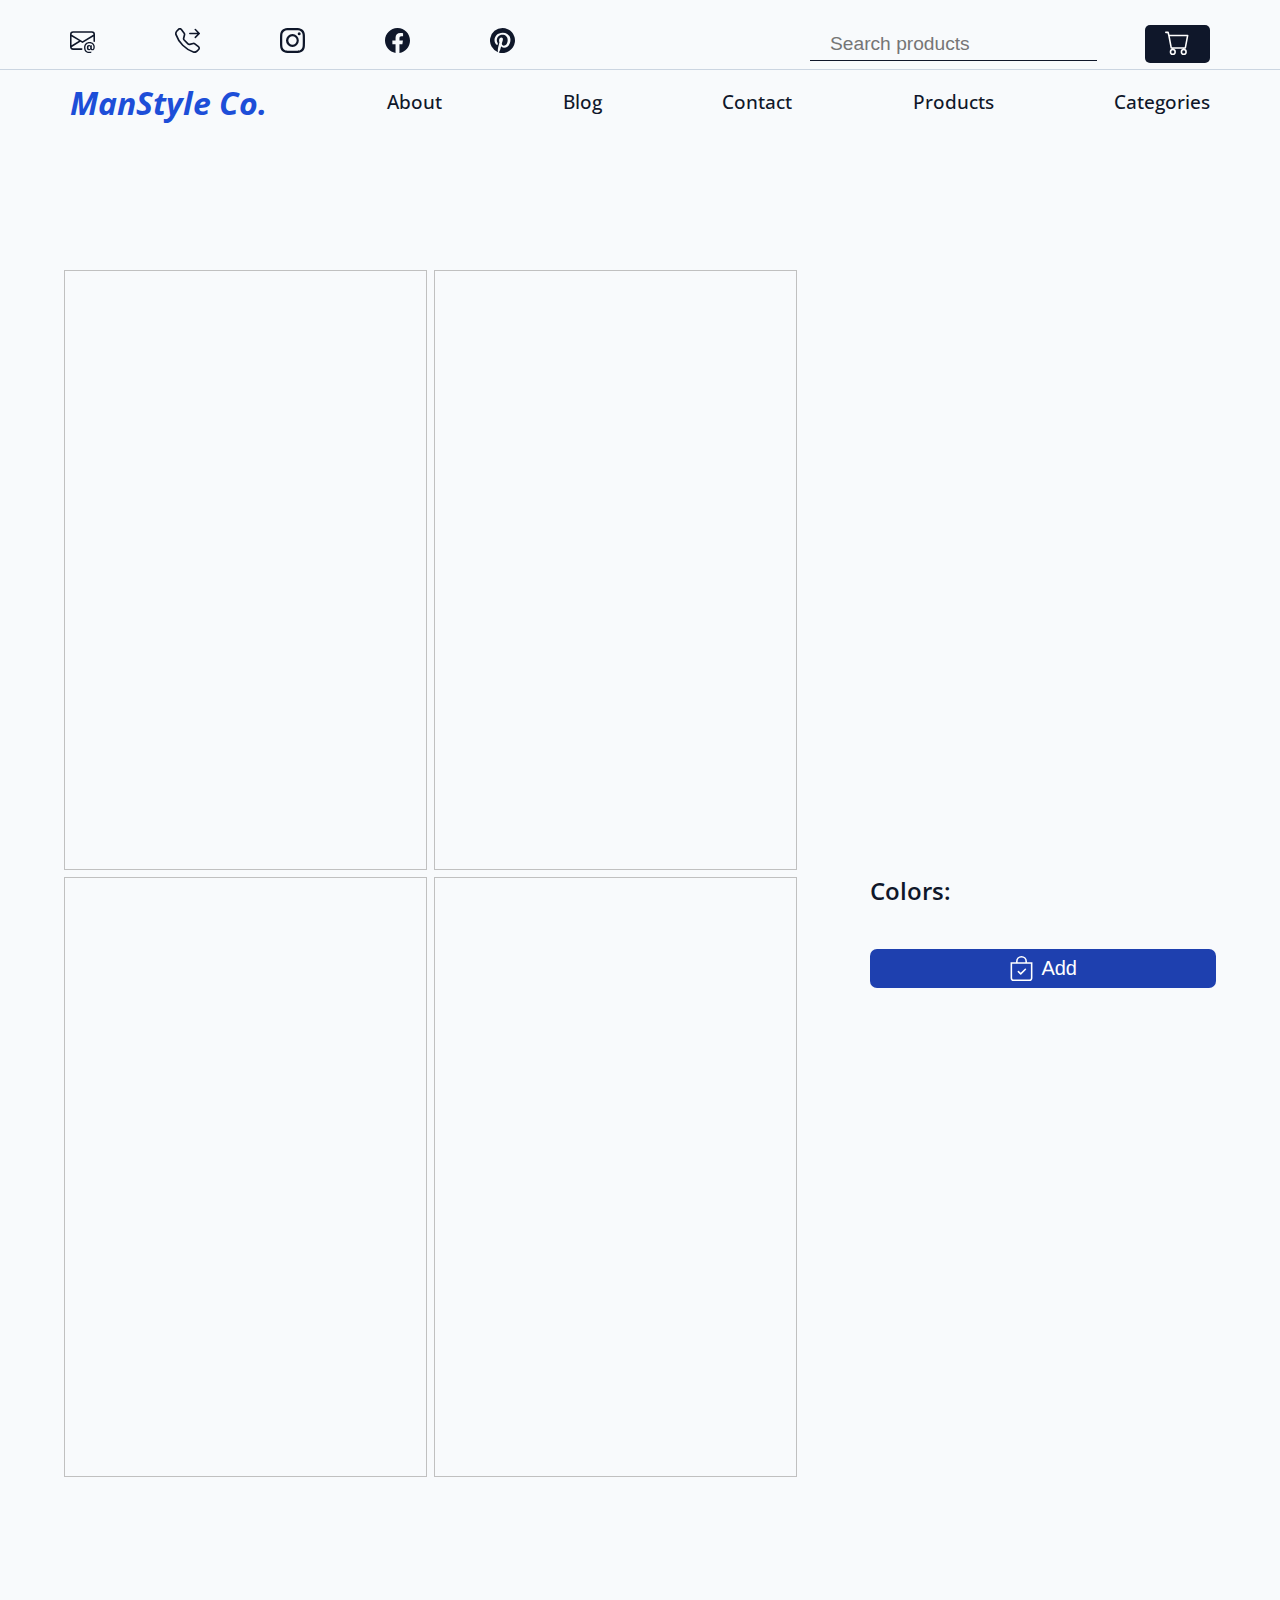
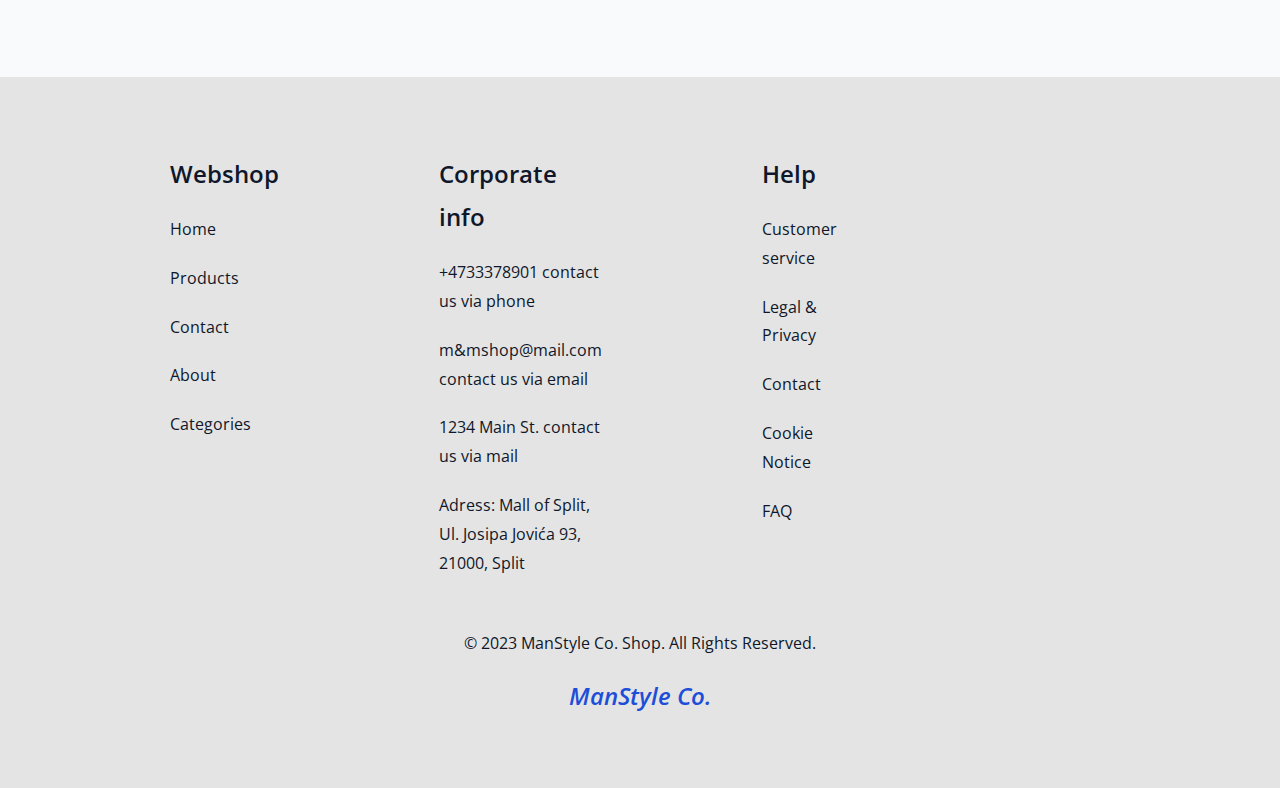
<file: product-detail.html>
<!DOCTYPE html>
<html lang="en">
  <head>
    <meta charset="UTF-8" />
    <meta name="viewport" content="width=device-width, initial-scale=1.0" />
    <link rel="stylesheet" href="./css/header.css" />
    <link rel="stylesheet" href="./css/style.css" />
    <link rel="stylesheet" href="./css/footer.css" />
    <link rel="stylesheet" href="./css/products.css" />
    <title></title>
  </head>
  <body>
    <header style="margin-bottom: 80px">
      <nav style="padding-top: 20px">
        <ul class="first_row">
          <div class="left_el">
            <li>
              <a href="mailto:mymail@example.com">
                <svg
                  xmlns="http://www.w3.org/2000/svg"
                  width="25"
                  height="25"
                  fill="currentColor"
                  class="bi bi-envelope-at"
                  viewBox="0 0 16 16"
                >
                  <path
                    d="M2 2a2 2 0 0 0-2 2v8.01A2 2 0 0 0 2 14h5.5a.5.5 0 0 0 0-1H2a1 1 0 0 1-.966-.741l5.64-3.471L8 9.583l7-4.2V8.5a.5.5 0 0 0 1 0V4a2 2 0 0 0-2-2zm3.708 6.208L1 11.105V5.383zM1 4.217V4a1 1 0 0 1 1-1h12a1 1 0 0 1 1 1v.217l-7 4.2z"
                  />
                  <path
                    d="M14.247 14.269c1.01 0 1.587-.857 1.587-2.025v-.21C15.834 10.43 14.64 9 12.52 9h-.035C10.42 9 9 10.36 9 12.432v.214C9 14.82 10.438 16 12.358 16h.044c.594 0 1.018-.074 1.237-.175v-.73c-.245.11-.673.18-1.18.18h-.044c-1.334 0-2.571-.788-2.571-2.655v-.157c0-1.657 1.058-2.724 2.64-2.724h.04c1.535 0 2.484 1.05 2.484 2.326v.118c0 .975-.324 1.39-.639 1.39-.232 0-.41-.148-.41-.42v-2.19h-.906v.569h-.03c-.084-.298-.368-.63-.954-.63-.778 0-1.259.555-1.259 1.4v.528c0 .892.49 1.434 1.26 1.434.471 0 .896-.227 1.014-.643h.043c.118.42.617.648 1.12.648Zm-2.453-1.588v-.227c0-.546.227-.791.573-.791.297 0 .572.192.572.708v.367c0 .573-.253.744-.564.744-.354 0-.581-.215-.581-.8Z"
                  />
                </svg>
              </a>
            </li>
            <li>
              <a href="tel:+4733378901">
                <svg
                  xmlns="http://www.w3.org/2000/svg"
                  width="25"
                  height="25"
                  fill="currentColor"
                  class="bi bi-telephone-forward"
                  viewBox="0 0 16 16"
                >
                  <path
                    d="M3.654 1.328a.678.678 0 0 0-1.015-.063L1.605 2.3c-.483.484-.661 1.169-.45 1.77a17.568 17.568 0 0 0 4.168 6.608 17.569 17.569 0 0 0 6.608 4.168c.601.211 1.286.033 1.77-.45l1.034-1.034a.678.678 0 0 0-.063-1.015l-2.307-1.794a.678.678 0 0 0-.58-.122l-2.19.547a1.745 1.745 0 0 1-1.657-.459L5.482 8.062a1.745 1.745 0 0 1-.46-1.657l.548-2.19a.678.678 0 0 0-.122-.58L3.654 1.328zM1.884.511a1.745 1.745 0 0 1 2.612.163L6.29 2.98c.329.423.445.974.315 1.494l-.547 2.19a.678.678 0 0 0 .178.643l2.457 2.457a.678.678 0 0 0 .644.178l2.189-.547a1.745 1.745 0 0 1 1.494.315l2.306 1.794c.829.645.905 1.87.163 2.611l-1.034 1.034c-.74.74-1.846 1.065-2.877.702a18.634 18.634 0 0 1-7.01-4.42 18.634 18.634 0 0 1-4.42-7.009c-.362-1.03-.037-2.137.703-2.877L1.885.511zm10.762.135a.5.5 0 0 1 .708 0l2.5 2.5a.5.5 0 0 1 0 .708l-2.5 2.5a.5.5 0 0 1-.708-.708L14.293 4H9.5a.5.5 0 0 1 0-1h4.793l-1.647-1.646a.5.5 0 0 1 0-.708z"
                  />
                </svg>
              </a>
            </li>
            <li>
              <a href="">
                <svg
                  xmlns="http://www.w3.org/2000/svg"
                  width="25"
                  height="25"
                  fill="currentColor"
                  class="bi bi-instagram"
                  viewBox="0 0 16 16"
                >
                  <path
                    d="M8 0C5.829 0 5.556.01 4.703.048 3.85.088 3.269.222 2.76.42a3.917 3.917 0 0 0-1.417.923A3.927 3.927 0 0 0 .42 2.76C.222 3.268.087 3.85.048 4.7.01 5.555 0 5.827 0 8.001c0 2.172.01 2.444.048 3.297.04.852.174 1.433.372 1.942.205.526.478.972.923 1.417.444.445.89.719 1.416.923.51.198 1.09.333 1.942.372C5.555 15.99 5.827 16 8 16s2.444-.01 3.298-.048c.851-.04 1.434-.174 1.943-.372a3.916 3.916 0 0 0 1.416-.923c.445-.445.718-.891.923-1.417.197-.509.332-1.09.372-1.942C15.99 10.445 16 10.173 16 8s-.01-2.445-.048-3.299c-.04-.851-.175-1.433-.372-1.941a3.926 3.926 0 0 0-.923-1.417A3.911 3.911 0 0 0 13.24.42c-.51-.198-1.092-.333-1.943-.372C10.443.01 10.172 0 7.998 0h.003zm-.717 1.442h.718c2.136 0 2.389.007 3.232.046.78.035 1.204.166 1.486.275.373.145.64.319.92.599.28.28.453.546.598.92.11.281.24.705.275 1.485.039.843.047 1.096.047 3.231s-.008 2.389-.047 3.232c-.035.78-.166 1.203-.275 1.485a2.47 2.47 0 0 1-.599.919c-.28.28-.546.453-.92.598-.28.11-.704.24-1.485.276-.843.038-1.096.047-3.232.047s-2.39-.009-3.233-.047c-.78-.036-1.203-.166-1.485-.276a2.478 2.478 0 0 1-.92-.598 2.48 2.48 0 0 1-.6-.92c-.109-.281-.24-.705-.275-1.485-.038-.843-.046-1.096-.046-3.233 0-2.136.008-2.388.046-3.231.036-.78.166-1.204.276-1.486.145-.373.319-.64.599-.92.28-.28.546-.453.92-.598.282-.11.705-.24 1.485-.276.738-.034 1.024-.044 2.515-.045v.002zm4.988 1.328a.96.96 0 1 0 0 1.92.96.96 0 0 0 0-1.92zm-4.27 1.122a4.109 4.109 0 1 0 0 8.217 4.109 4.109 0 0 0 0-8.217zm0 1.441a2.667 2.667 0 1 1 0 5.334 2.667 2.667 0 0 1 0-5.334"
                  />
                </svg>
              </a>
            </li>
            <li>
              <a href="">
                <svg
                  xmlns="http://www.w3.org/2000/svg"
                  width="25"
                  height="25"
                  fill="currentColor"
                  class="bi bi-facebook"
                  viewBox="0 0 16 16"
                >
                  <path
                    d="M16 8.049c0-4.446-3.582-8.05-8-8.05C3.58 0-.002 3.603-.002 8.05c0 4.017 2.926 7.347 6.75 7.951v-5.625h-2.03V8.05H6.75V6.275c0-2.017 1.195-3.131 3.022-3.131.876 0 1.791.157 1.791.157v1.98h-1.009c-.993 0-1.303.621-1.303 1.258v1.51h2.218l-.354 2.326H9.25V16c3.824-.604 6.75-3.934 6.75-7.951"
                  />
                </svg>
              </a>
            </li>
            <li>
              <a href="">
                <svg
                  xmlns="http://www.w3.org/2000/svg"
                  width="25"
                  height="25"
                  fill="currentColor"
                  class="bi bi-pinterest"
                  viewBox="0 0 16 16"
                >
                  <path
                    d="M8 0a8 8 0 0 0-2.915 15.452c-.07-.633-.134-1.606.027-2.297.146-.625.938-3.977.938-3.977s-.239-.479-.239-1.187c0-1.113.645-1.943 1.448-1.943.682 0 1.012.512 1.012 1.127 0 .686-.437 1.712-.663 2.663-.188.796.4 1.446 1.185 1.446 1.422 0 2.515-1.5 2.515-3.664 0-1.915-1.377-3.254-3.342-3.254-2.276 0-3.612 1.707-3.612 3.471 0 .688.265 1.425.595 1.826a.24.24 0 0 1 .056.23c-.061.252-.196.796-.222.907-.035.146-.116.177-.268.107-1-.465-1.624-1.926-1.624-3.1 0-2.523 1.834-4.84 5.286-4.84 2.775 0 4.932 1.977 4.932 4.62 0 2.757-1.739 4.976-4.151 4.976-.811 0-1.573-.421-1.834-.919l-.498 1.902c-.181.695-.669 1.566-.995 2.097A8 8 0 1 0 8 0"
                  />
                </svg>
              </a>
            </li>
          </div>

          <div class="right_el">
            <li>
              <input class="search" placeholder="Search products" type="text" />
            </li>
            <a href="./cart.html">
              <li>
                <button class="cart_btn">
                  <svg
                    xmlns="http://www.w3.org/2000/svg"
                    width="25"
                    height="25"
                    fill="currentColor"
                    class="bi bi-cart"
                    viewBox="0 0 16 16"
                  >
                    <path
                      d="M0 1.5A.5.5 0 0 1 .5 1H2a.5.5 0 0 1 .485.379L2.89 3H14.5a.5.5 0 0 1 .491.592l-1.5 8A.5.5 0 0 1 13 12H4a.5.5 0 0 1-.491-.408L2.01 3.607 1.61 2H.5a.5.5 0 0 1-.5-.5M3.102 4l1.313 7h8.17l1.313-7H3.102zM5 12a2 2 0 1 0 0 4 2 2 0 0 0 0-4m7 0a2 2 0 1 0 0 4 2 2 0 0 0 0-4m-7 1a1 1 0 1 1 0 2 1 1 0 0 1 0-2m7 0a1 1 0 1 1 0 2 1 1 0 0 1 0-2"
                    />
                  </svg>
                </button>
              </li>
            </a>
          </div>
        </ul>
        <div class="line" />
        <ul class="second_row">
          <li>
            <a class="logo" href="/index.html">ManStyle Co.</a>
          </li>
          <li>
            <a class="nav_link" href="/about.html">About</a>
          </li>
          <li>
            <a class="nav_link" href="/blog.html">Blog</a>
          </li>
          <li>
            <a class="nav_link" href="/contact.html">Contact</a>
          </li>
          <li>
            <a class="nav_link" href="/products.html">Products</a>
          </li>
          <li>
            <a class="nav_link" href="/productCategories.html">Categories</a>
          </li>
        </ul>
      </nav>
    </header>
    <div class="prod_detail_container">
      <div class="prod_gallery">
        <img id="prod_img1" alt="" />
        <img id="prod_img2" alt="" />
        <img id="prod_img3" alt="" />
        <img id="prod_img4" alt="" />
      </div>
      <div class="prod_el">
        <h1 id="prod_title"></h1>
        <span id="prod_price"></span>
        <p id="prod_desc"></p>
        <div style="display: flex; align-items: center; gap: 40px">
          <span>Colors: </span>
          <span id="color1"></span>
          <span id="color2"></span>
          <span id="color3"></span>
          <span id="color4"></span>
        </div>
        <button>
          <svg
            xmlns="http://www.w3.org/2000/svg"
            width="25"
            height="25"
            fill="currentColor"
            class="bi bi-bag-check"
            viewBox="0 0 16 16"
          >
            <path
              fill-rule="evenodd"
              d="M10.854 8.146a.5.5 0 0 1 0 .708l-3 3a.5.5 0 0 1-.708 0l-1.5-1.5a.5.5 0 0 1 .708-.708L7.5 10.793l2.646-2.647a.5.5 0 0 1 .708 0z"
            />
            <path
              d="M8 1a2.5 2.5 0 0 1 2.5 2.5V4h-5v-.5A2.5 2.5 0 0 1 8 1m3.5 3v-.5a3.5 3.5 0 1 0-7 0V4H1v10a2 2 0 0 0 2 2h10a2 2 0 0 0 2-2V4zM2 5h12v9a1 1 0 0 1-1 1H3a1 1 0 0 1-1-1z"
            /></svg
          >Add
        </button>
      </div>
    </div>
    <footer>
      <div class="cols">
        <ul class="col">
          <span>Webshop</span>
          <li>
            <a href="">Home</a>
          </li>
          <li>
            <a href="">Products</a>
          </li>
          <li>
            <a href="">Contact</a>
          </li>
          <li>
            <a href="">About</a>
          </li>
          <li>
            <a href="">Categories</a>
          </li>
        </ul>
        <ul class="col">
          <span>Corporate info</span>
          <li>
            <a href="tel:+4733378901">+4733378901 contact us via phone</a>
          </li>
          <li>
            <a href="mailto:m&mshop@mail.com"
              >m&mshop@mail.com contact us via email</a
            >
          </li>
          <li>1234 Main St. contact us via mail</li>
          <li>
            <a
              href="https://www.google.com/maps/place/Mall+of+Split/@43.519349,16.484315,14z/data=!4m6!3m5!1s0x13355e4a4cf241e7:0xeb4d43195df0abb1!8m2!3d43.5193492!4d16.4843146!16s%2Fg%2F11flbt5p__?hl=hr&entry=ttu"
              target="_blank"
              rel="noopener noreferrer"
              >Adress: Mall of Split, Ul. Josipa Jovića 93, 21000, Split</a
            >
          </li>
        </ul>
        <ul class="col">
          <span>Help</span>
          <li>
            <a href="">Customer service</a>
          </li>
          <li>
            <a href="">Legal & Privacy</a>
          </li>
          <li>
            <a href="">Contact</a>
          </li>
          <li>
            <a href="">Cookie Notice</a>
          </li>
          <li>
            <a href="">FAQ</a>
          </li>
        </ul>
        <div>
          <iframe
            src="https://www.google.com/maps/embed?pb=!1m14!1m8!1m3!1d11572.737228396012!2d16.4843146!3d43.5193492!3m2!1i1024!2i768!4f13.1!3m3!1m2!1s0x13355e4a4cf241e7%3A0xeb4d43195df0abb1!2sMall%20of%20Split!5e0!3m2!1shr!2shr!4v1703859185502!5m2!1shr!2shr"
            style="border: 0; border-radius: 5px"
            allowfullscreen=""
            loading="lazy"
            referrerpolicy="no-referrer-when-downgrade"
          ></iframe>
        </div>
      </div>
      <div class="bottom_el">
        <p>© 2023 ManStyle Co. Shop. All Rights Reserved.</p>
        <h2>ManStyle Co.</h2>
      </div>
    </footer>
    <script src="./js/productDetail.js"></script>
  </body>
</html>
</file>
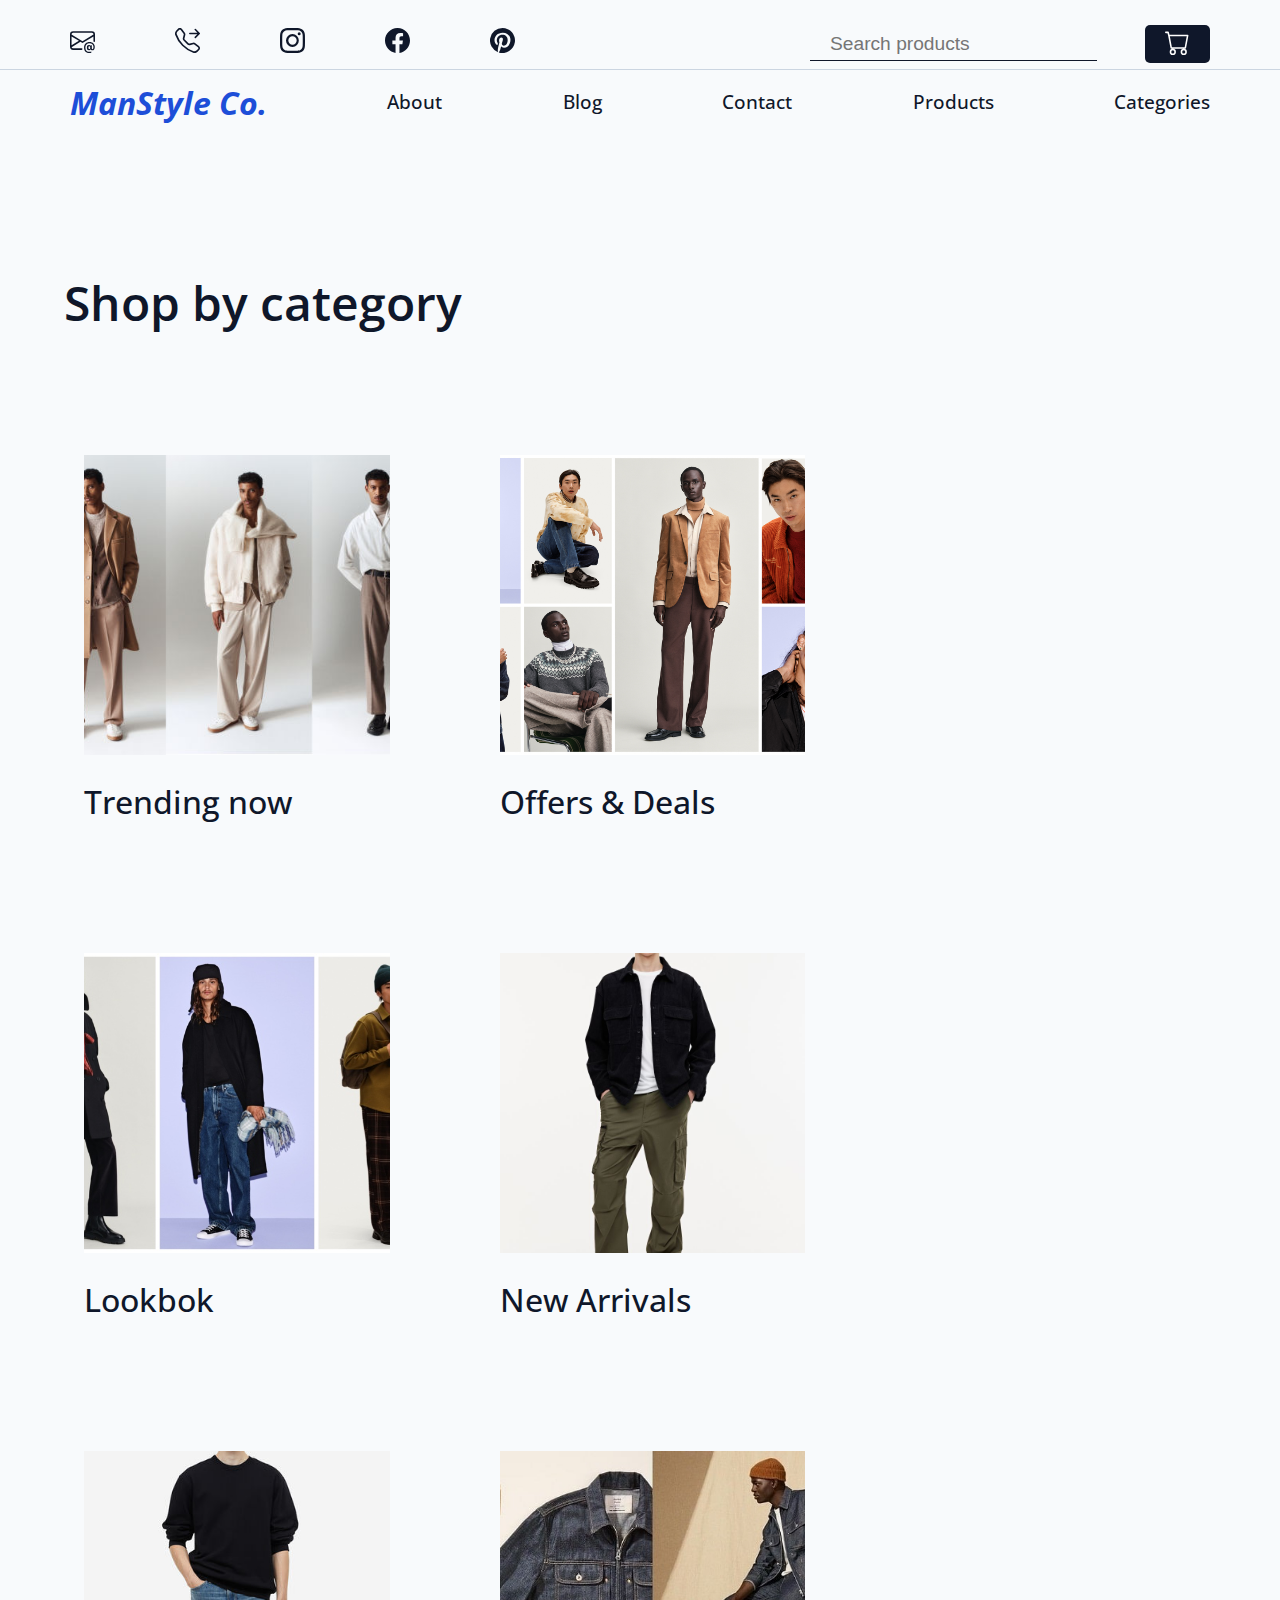
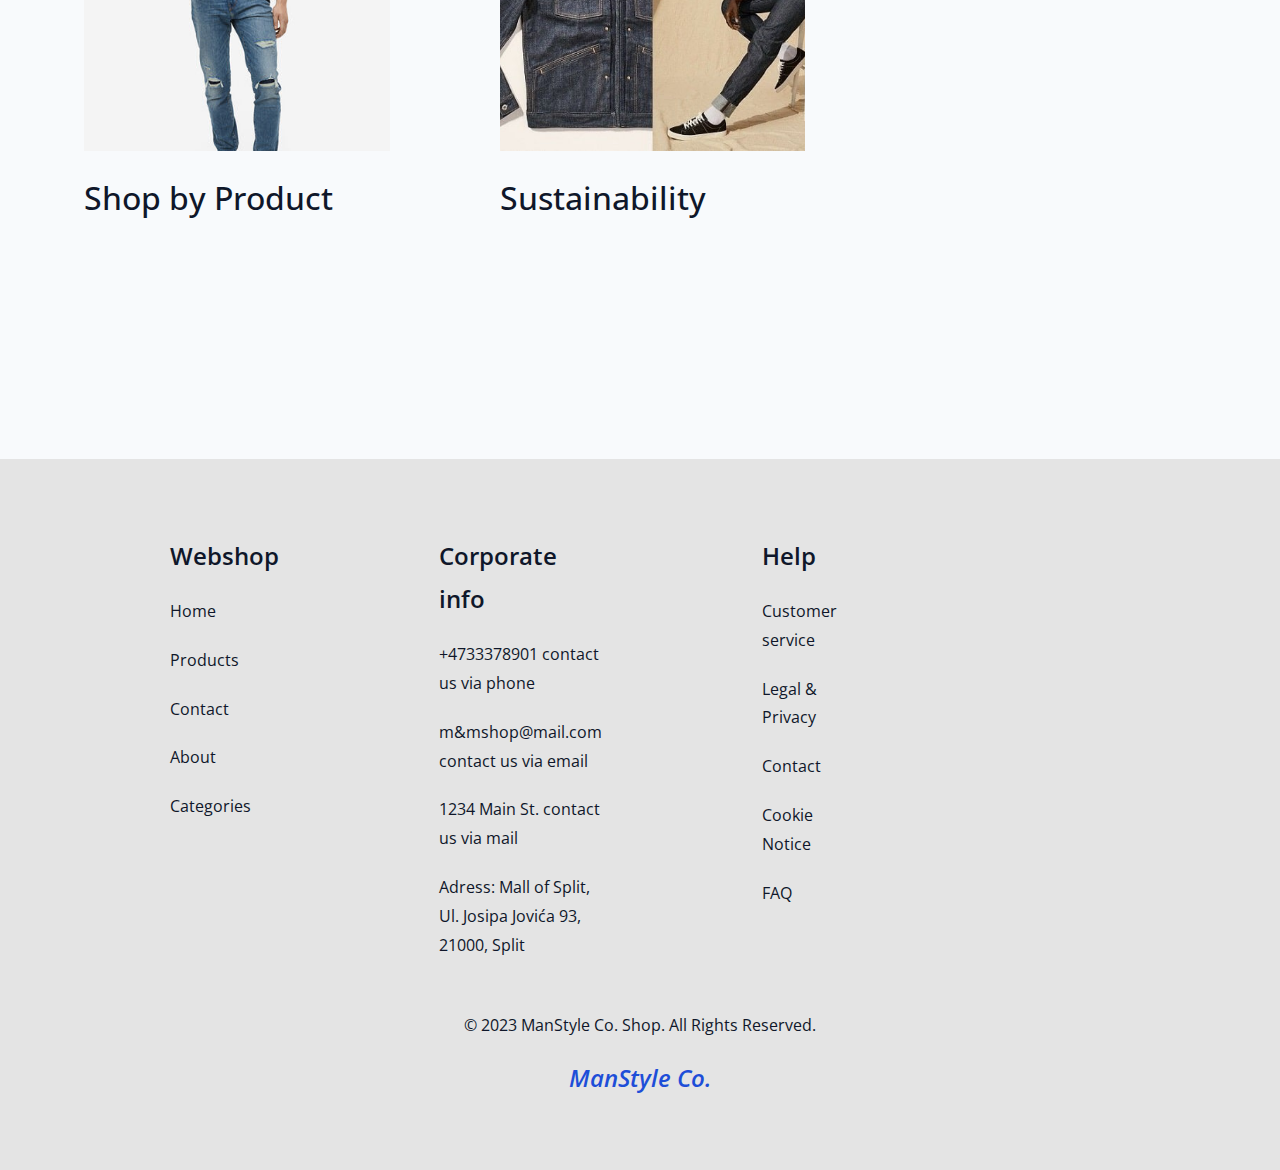
<file: productCategories.html>
<!DOCTYPE html>
<html lang="en">
<head>
    <meta charset="UTF-8">
    <meta name="viewport" content="width=device-width, initial-scale=1.0">
    <link rel="stylesheet" href="./css/footer.css" as="style" />
    <link rel="stylesheet" href="./css/header.css" as="style" />
    <link rel="stylesheet" href="./css/style.css" as="style" />
    <link rel="stylesheet" href="./css/categories.css" as="style">
    <title>Categories</title>
</head>
<body>
    <header style="margin-bottom: 80px">
        <nav style="padding-top: 20px">
          <ul class="first_row">
            <div class="left_el">
              <li>
                <a href="mailto:mymail@example.com">
                  <svg
                    xmlns="http://www.w3.org/2000/svg"
                    width="25"
                    height="25"
                    fill="currentColor"
                    class="bi bi-envelope-at"
                    viewBox="0 0 16 16"
                  >
                    <path
                      d="M2 2a2 2 0 0 0-2 2v8.01A2 2 0 0 0 2 14h5.5a.5.5 0 0 0 0-1H2a1 1 0 0 1-.966-.741l5.64-3.471L8 9.583l7-4.2V8.5a.5.5 0 0 0 1 0V4a2 2 0 0 0-2-2zm3.708 6.208L1 11.105V5.383zM1 4.217V4a1 1 0 0 1 1-1h12a1 1 0 0 1 1 1v.217l-7 4.2z"
                    />
                    <path
                      d="M14.247 14.269c1.01 0 1.587-.857 1.587-2.025v-.21C15.834 10.43 14.64 9 12.52 9h-.035C10.42 9 9 10.36 9 12.432v.214C9 14.82 10.438 16 12.358 16h.044c.594 0 1.018-.074 1.237-.175v-.73c-.245.11-.673.18-1.18.18h-.044c-1.334 0-2.571-.788-2.571-2.655v-.157c0-1.657 1.058-2.724 2.64-2.724h.04c1.535 0 2.484 1.05 2.484 2.326v.118c0 .975-.324 1.39-.639 1.39-.232 0-.41-.148-.41-.42v-2.19h-.906v.569h-.03c-.084-.298-.368-.63-.954-.63-.778 0-1.259.555-1.259 1.4v.528c0 .892.49 1.434 1.26 1.434.471 0 .896-.227 1.014-.643h.043c.118.42.617.648 1.12.648Zm-2.453-1.588v-.227c0-.546.227-.791.573-.791.297 0 .572.192.572.708v.367c0 .573-.253.744-.564.744-.354 0-.581-.215-.581-.8Z"
                    />
                  </svg>
                </a>
              </li>
              <li>
                <a href="tel:+4733378901">
                  <svg
                    xmlns="http://www.w3.org/2000/svg"
                    width="25"
                    height="25"
                    fill="currentColor"
                    class="bi bi-telephone-forward"
                    viewBox="0 0 16 16"
                  >
                    <path
                      d="M3.654 1.328a.678.678 0 0 0-1.015-.063L1.605 2.3c-.483.484-.661 1.169-.45 1.77a17.568 17.568 0 0 0 4.168 6.608 17.569 17.569 0 0 0 6.608 4.168c.601.211 1.286.033 1.77-.45l1.034-1.034a.678.678 0 0 0-.063-1.015l-2.307-1.794a.678.678 0 0 0-.58-.122l-2.19.547a1.745 1.745 0 0 1-1.657-.459L5.482 8.062a1.745 1.745 0 0 1-.46-1.657l.548-2.19a.678.678 0 0 0-.122-.58L3.654 1.328zM1.884.511a1.745 1.745 0 0 1 2.612.163L6.29 2.98c.329.423.445.974.315 1.494l-.547 2.19a.678.678 0 0 0 .178.643l2.457 2.457a.678.678 0 0 0 .644.178l2.189-.547a1.745 1.745 0 0 1 1.494.315l2.306 1.794c.829.645.905 1.87.163 2.611l-1.034 1.034c-.74.74-1.846 1.065-2.877.702a18.634 18.634 0 0 1-7.01-4.42 18.634 18.634 0 0 1-4.42-7.009c-.362-1.03-.037-2.137.703-2.877L1.885.511zm10.762.135a.5.5 0 0 1 .708 0l2.5 2.5a.5.5 0 0 1 0 .708l-2.5 2.5a.5.5 0 0 1-.708-.708L14.293 4H9.5a.5.5 0 0 1 0-1h4.793l-1.647-1.646a.5.5 0 0 1 0-.708z"
                    />
                  </svg>
                </a>
              </li>
              <li>
                <a href="">
                  <svg
                    xmlns="http://www.w3.org/2000/svg"
                    width="25"
                    height="25"
                    fill="currentColor"
                    class="bi bi-instagram"
                    viewBox="0 0 16 16"
                  >
                    <path
                      d="M8 0C5.829 0 5.556.01 4.703.048 3.85.088 3.269.222 2.76.42a3.917 3.917 0 0 0-1.417.923A3.927 3.927 0 0 0 .42 2.76C.222 3.268.087 3.85.048 4.7.01 5.555 0 5.827 0 8.001c0 2.172.01 2.444.048 3.297.04.852.174 1.433.372 1.942.205.526.478.972.923 1.417.444.445.89.719 1.416.923.51.198 1.09.333 1.942.372C5.555 15.99 5.827 16 8 16s2.444-.01 3.298-.048c.851-.04 1.434-.174 1.943-.372a3.916 3.916 0 0 0 1.416-.923c.445-.445.718-.891.923-1.417.197-.509.332-1.09.372-1.942C15.99 10.445 16 10.173 16 8s-.01-2.445-.048-3.299c-.04-.851-.175-1.433-.372-1.941a3.926 3.926 0 0 0-.923-1.417A3.911 3.911 0 0 0 13.24.42c-.51-.198-1.092-.333-1.943-.372C10.443.01 10.172 0 7.998 0h.003zm-.717 1.442h.718c2.136 0 2.389.007 3.232.046.78.035 1.204.166 1.486.275.373.145.64.319.92.599.28.28.453.546.598.92.11.281.24.705.275 1.485.039.843.047 1.096.047 3.231s-.008 2.389-.047 3.232c-.035.78-.166 1.203-.275 1.485a2.47 2.47 0 0 1-.599.919c-.28.28-.546.453-.92.598-.28.11-.704.24-1.485.276-.843.038-1.096.047-3.232.047s-2.39-.009-3.233-.047c-.78-.036-1.203-.166-1.485-.276a2.478 2.478 0 0 1-.92-.598 2.48 2.48 0 0 1-.6-.92c-.109-.281-.24-.705-.275-1.485-.038-.843-.046-1.096-.046-3.233 0-2.136.008-2.388.046-3.231.036-.78.166-1.204.276-1.486.145-.373.319-.64.599-.92.28-.28.546-.453.92-.598.282-.11.705-.24 1.485-.276.738-.034 1.024-.044 2.515-.045v.002zm4.988 1.328a.96.96 0 1 0 0 1.92.96.96 0 0 0 0-1.92zm-4.27 1.122a4.109 4.109 0 1 0 0 8.217 4.109 4.109 0 0 0 0-8.217zm0 1.441a2.667 2.667 0 1 1 0 5.334 2.667 2.667 0 0 1 0-5.334"
                    />
                  </svg>
                </a>
              </li>
              <li>
                <a href="">
                  <svg
                    xmlns="http://www.w3.org/2000/svg"
                    width="25"
                    height="25"
                    fill="currentColor"
                    class="bi bi-facebook"
                    viewBox="0 0 16 16"
                  >
                    <path
                      d="M16 8.049c0-4.446-3.582-8.05-8-8.05C3.58 0-.002 3.603-.002 8.05c0 4.017 2.926 7.347 6.75 7.951v-5.625h-2.03V8.05H6.75V6.275c0-2.017 1.195-3.131 3.022-3.131.876 0 1.791.157 1.791.157v1.98h-1.009c-.993 0-1.303.621-1.303 1.258v1.51h2.218l-.354 2.326H9.25V16c3.824-.604 6.75-3.934 6.75-7.951"
                    />
                  </svg>
                </a>
              </li>
              <li>
                <a href="">
                  <svg
                    xmlns="http://www.w3.org/2000/svg"
                    width="25"
                    height="25"
                    fill="currentColor"
                    class="bi bi-pinterest"
                    viewBox="0 0 16 16"
                  >
                    <path
                      d="M8 0a8 8 0 0 0-2.915 15.452c-.07-.633-.134-1.606.027-2.297.146-.625.938-3.977.938-3.977s-.239-.479-.239-1.187c0-1.113.645-1.943 1.448-1.943.682 0 1.012.512 1.012 1.127 0 .686-.437 1.712-.663 2.663-.188.796.4 1.446 1.185 1.446 1.422 0 2.515-1.5 2.515-3.664 0-1.915-1.377-3.254-3.342-3.254-2.276 0-3.612 1.707-3.612 3.471 0 .688.265 1.425.595 1.826a.24.24 0 0 1 .056.23c-.061.252-.196.796-.222.907-.035.146-.116.177-.268.107-1-.465-1.624-1.926-1.624-3.1 0-2.523 1.834-4.84 5.286-4.84 2.775 0 4.932 1.977 4.932 4.62 0 2.757-1.739 4.976-4.151 4.976-.811 0-1.573-.421-1.834-.919l-.498 1.902c-.181.695-.669 1.566-.995 2.097A8 8 0 1 0 8 0"
                    />
                  </svg>
                </a>
              </li>
            </div>
  
            <div class="right_el">
              <li>
                <input class="search" placeholder="Search products" type="text" />
              </li>
              <li>
                <a href="../cart.html" target="_top">
                <button class="cart_btn">
                  <svg
                    xmlns="http://www.w3.org/2000/svg"
                    width="25"
                    height="25"
                    fill="currentColor"
                    class="bi bi-cart"
                    viewBox="0 0 16 16"
                  >
                    <path
                      d="M0 1.5A.5.5 0 0 1 .5 1H2a.5.5 0 0 1 .485.379L2.89 3H14.5a.5.5 0 0 1 .491.592l-1.5 8A.5.5 0 0 1 13 12H4a.5.5 0 0 1-.491-.408L2.01 3.607 1.61 2H.5a.5.5 0 0 1-.5-.5M3.102 4l1.313 7h8.17l1.313-7H3.102zM5 12a2 2 0 1 0 0 4 2 2 0 0 0 0-4m7 0a2 2 0 1 0 0 4 2 2 0 0 0 0-4m-7 1a1 1 0 1 1 0 2 1 1 0 0 1 0-2m7 0a1 1 0 1 1 0 2 1 1 0 0 1 0-2"
                    />
                  </svg>
                </button>
              </a>
                
              </li>
            </div>
          </ul>
          <div class="line" />
          <ul class="second_row">
            <li>
              <a class="logo" href="/index.html" target="_parent">ManStyle Co.</a>
            </li>
            <li>
              <a class="nav_link" href="/about.html" target="_parent">About</a>
            </li>
            <li>
              <a class="nav_link" href="/blog.html" target="_parent">Blog</a>
            </li>
            <li>
              <a class="nav_link" href="/contact.html" target="_parent">Contact</a>
            </li>
            <li>
              <a class="nav_link" href="/products.html" target="_parent">Products</a>
            </li>
            <li>
              <a class="nav_link" href="/productCategories.html" target="_parent">Categories</a>
            </li>
          </ul>
        </nav>
      </header>
    <div class="container">
        <h1>Shop by category</h1>
        <div class="categories_wrapper">
            <div class="card_el">
                <img src="./images/trending.jpeg" alt="Trending">
                <h2>Trending now</h2>
            </div>
            <div class="card_el">
                <img src="./images/3216-Editorial-Lookbook-Magazine-Top-image.jpg" alt="Offers & Deals">
                <h2>Offers & Deals</h2>
            </div>
            <div class="card_el">
                <img src="./images/HM-Men-Winter-2023-Lookbook.jpg" alt="Lookbok">
                <h2>Lookbok</h2>
            </div>
            <div class="card_el">
                <img src="./images/new.jpeg" alt="New Arrivals">
                <h2>New Arrivals</h2>
            </div>
            <div class="card_el">
                <img src="./images/2ff38c9070047749ccaef7ea5384cc7160b6ab9c_xxl-1.jpg" alt="Shop by Product">
                <h2>Shop by Product</h2>
            </div>
            <div class="card_el">
                <img src="./images/HM-circular-denim-line-sustainability.jpg" alt="Sustainability">
                <h2>Sustainability</h2>
            </div>
        </div>
        
    </div>
    <footer>
        <div class="cols">
          <ul class="col">
            <span>Webshop</span>
            <li>
              <a href="">Home</a>
            </li>
            <li>
              <a href="">Products</a>
            </li>
            <li>
              <a href="">Contact</a>
            </li>
            <li>
              <a href="">About</a>
            </li>
            <li>
              <a href="">Categories</a>
            </li>
          </ul>
          <ul class="col">
            <span>Corporate info</span>
            <li>
              <a href="tel:+4733378901">+4733378901 contact us via phone</a>
            </li>
            <li>
              <a href="mailto:m&mshop@mail.com"
                >m&mshop@mail.com contact us via email</a
              >
            </li>
            <li>1234 Main St. contact us via mail</li>
            <li>
              <a
                href="https://www.google.com/maps/place/Mall+of+Split/@43.519349,16.484315,14z/data=!4m6!3m5!1s0x13355e4a4cf241e7:0xeb4d43195df0abb1!8m2!3d43.5193492!4d16.4843146!16s%2Fg%2F11flbt5p__?hl=hr&entry=ttu"
                target="_blank"
                rel="noopener noreferrer"
                >Adress: Mall of Split, Ul. Josipa Jovića 93, 21000, Split</a
              >
            </li>
          </ul>
          <ul class="col">
            <span>Help</span>
            <li>
              <a href="">Customer service</a>
            </li>
            <li>
              <a href="">Legal & Privacy</a>
            </li>
            <li>
              <a href="">Contact</a>
            </li>
            <li>
              <a href="">Cookie Notice</a>
            </li>
            <li>
              <a href="">FAQ</a>
            </li>
          </ul>
          <div>
            <iframe
              src="https://www.google.com/maps/embed?pb=!1m14!1m8!1m3!1d11572.737228396012!2d16.4843146!3d43.5193492!3m2!1i1024!2i768!4f13.1!3m3!1m2!1s0x13355e4a4cf241e7%3A0xeb4d43195df0abb1!2sMall%20of%20Split!5e0!3m2!1shr!2shr!4v1703859185502!5m2!1shr!2shr"
              style="border: 0; border-radius: 5px"
              allowfullscreen=""
              loading="lazy"
              referrerpolicy="no-referrer-when-downgrade"
            ></iframe>
          </div>
        </div>
        <div class="bottom_el">
          <p>© 2023 ManStyle Co. Shop. All Rights Reserved.</p>
          <h2>ManStyle Co.</h2>
        </div>
      </footer>
    <script src="./js/javascript.js"></script>
</body>
</html>
</file>
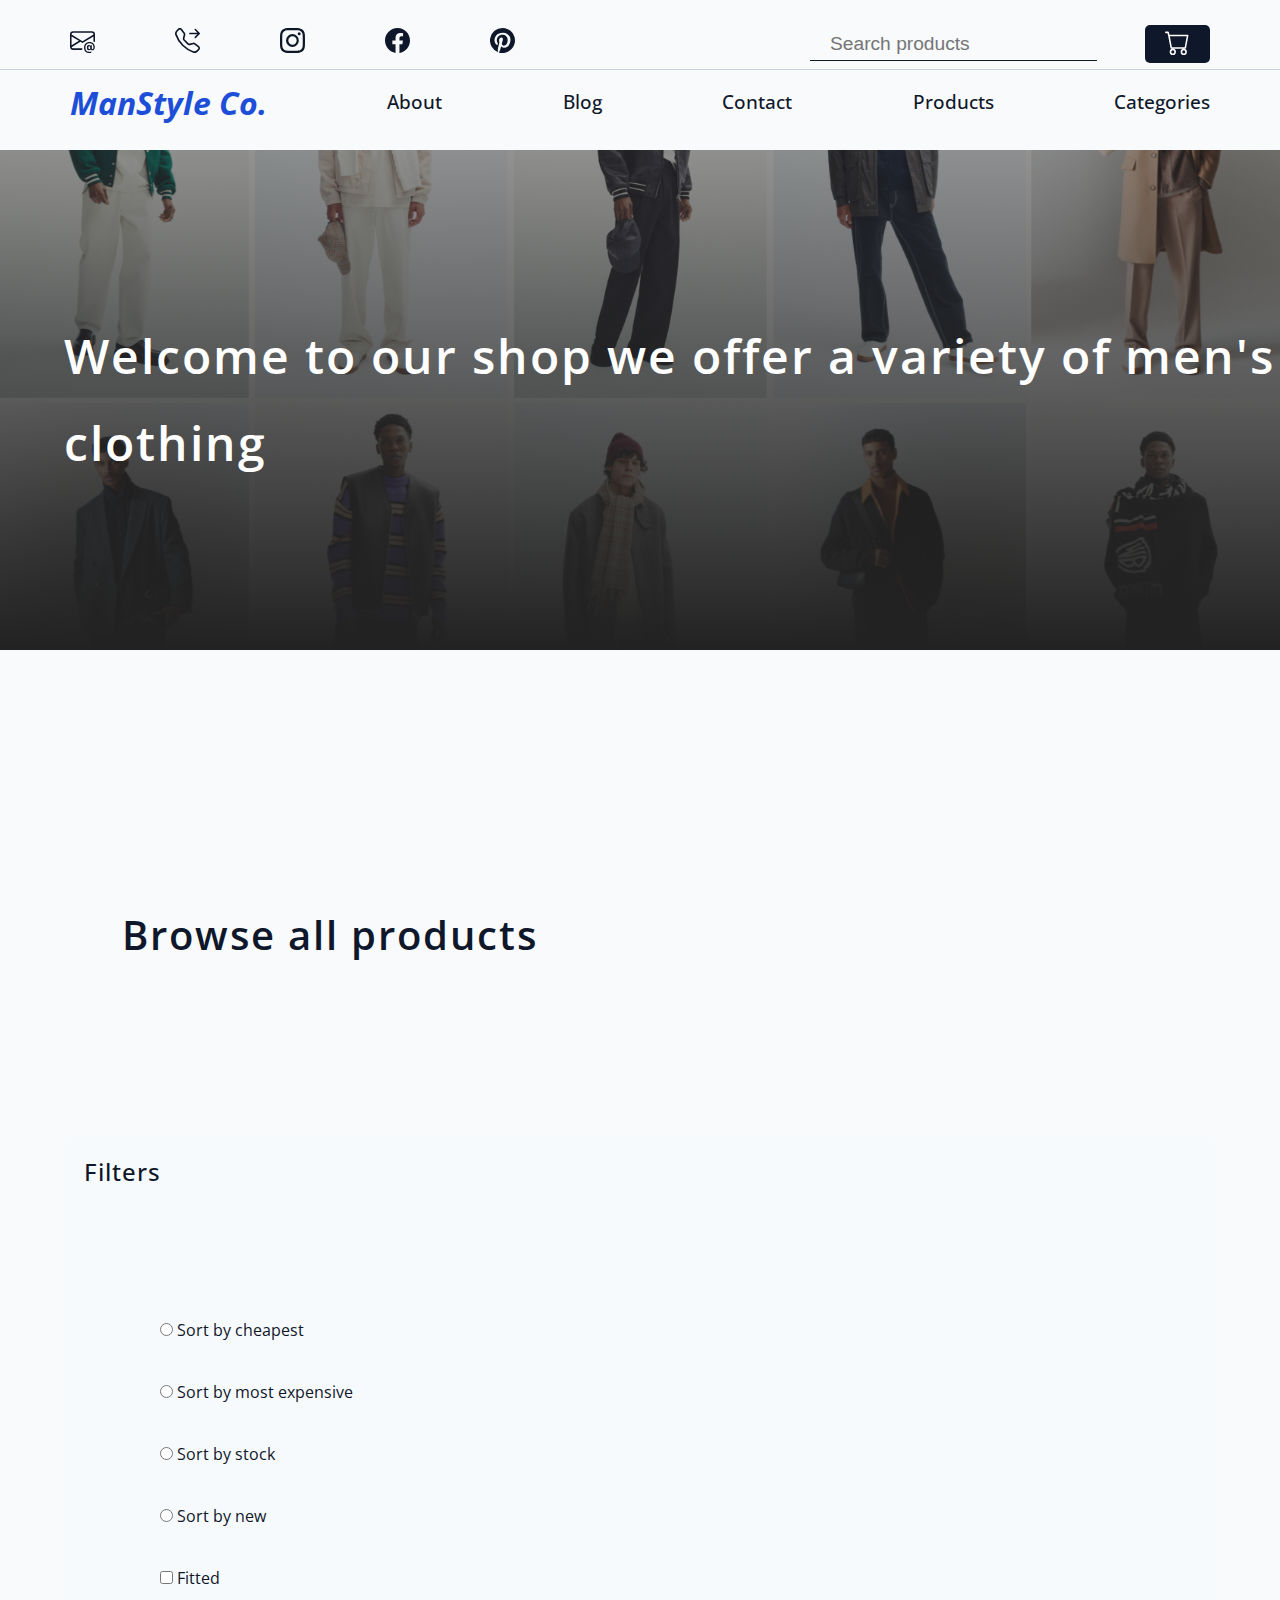
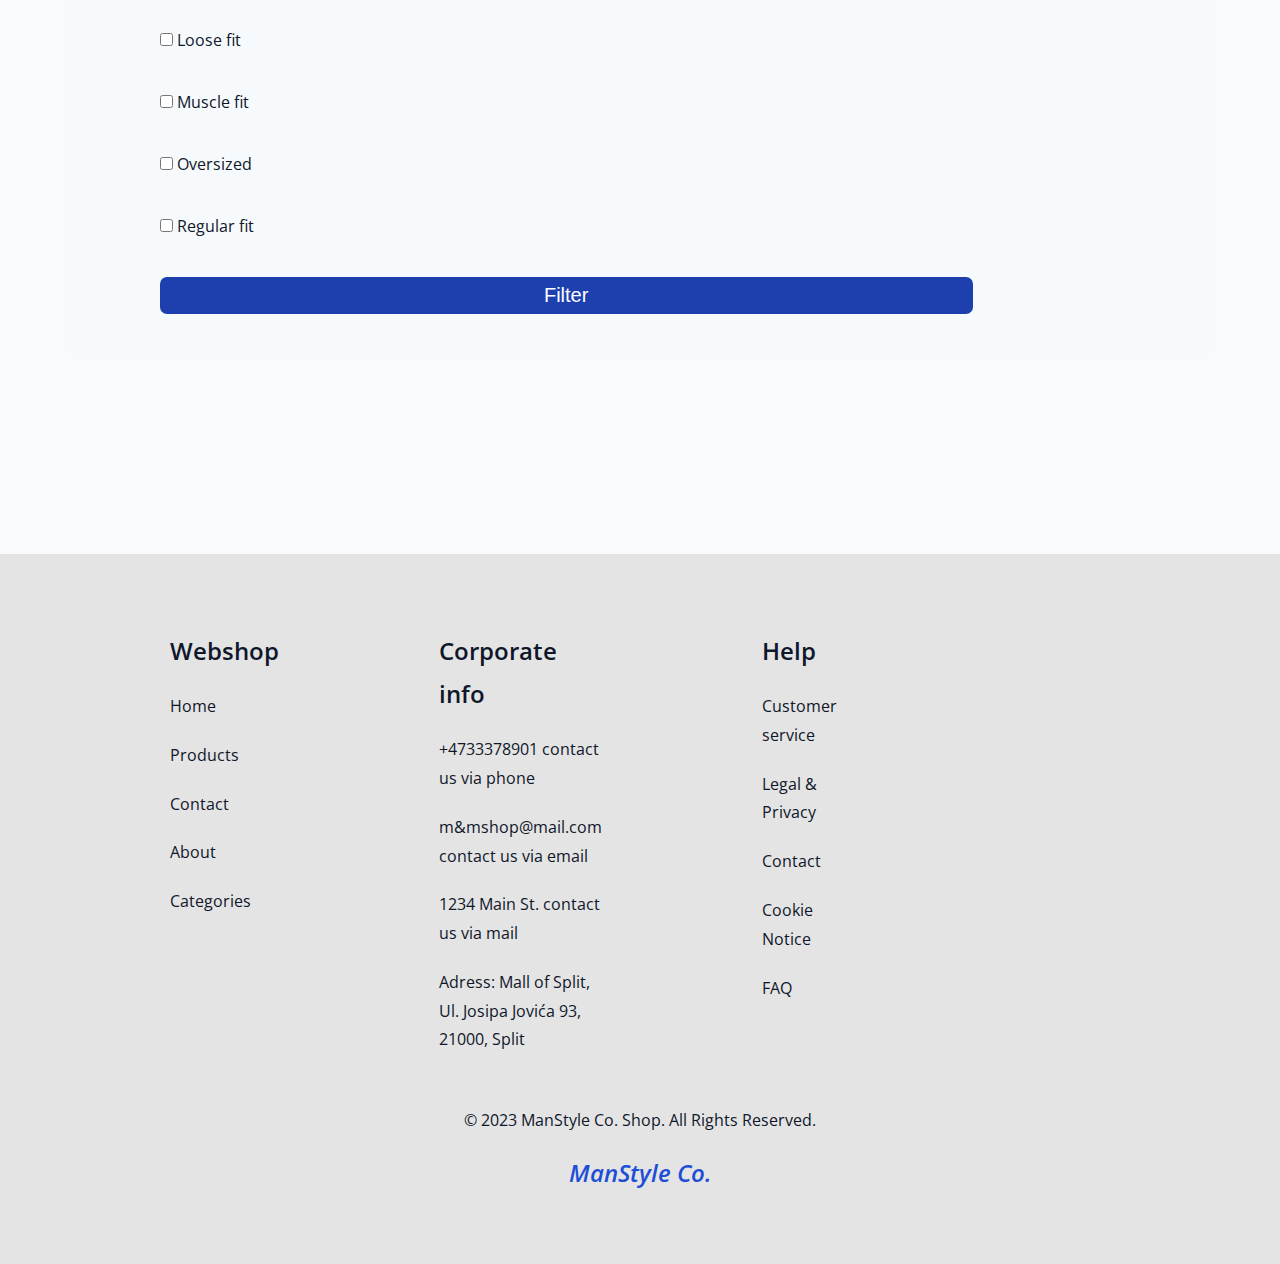
<file: products.html>
<!DOCTYPE html>
<html lang="en">
  <head>
    <meta charset="UTF-8" />
    <meta name="viewport" content="width=device-width, initial-scale=1.0" />
    <title>Products</title>
    <link rel="stylesheet" href="./css/header.css" />
    <link rel="stylesheet" href="./css/style.css" />
    <link rel="stylesheet" href="./css/footer.css" />
    <link rel="stylesheet" href="./css/products.css" />
  </head>
  <body>
    <header style="margin-bottom: 80px">
      <nav style="padding-top: 20px">
        <ul class="first_row">
          <div class="left_el">
            <li>
              <a href="mailto:mymail@example.com">
                <svg
                  xmlns="http://www.w3.org/2000/svg"
                  width="25"
                  height="25"
                  fill="currentColor"
                  class="bi bi-envelope-at"
                  viewBox="0 0 16 16"
                >
                  <path
                    d="M2 2a2 2 0 0 0-2 2v8.01A2 2 0 0 0 2 14h5.5a.5.5 0 0 0 0-1H2a1 1 0 0 1-.966-.741l5.64-3.471L8 9.583l7-4.2V8.5a.5.5 0 0 0 1 0V4a2 2 0 0 0-2-2zm3.708 6.208L1 11.105V5.383zM1 4.217V4a1 1 0 0 1 1-1h12a1 1 0 0 1 1 1v.217l-7 4.2z"
                  />
                  <path
                    d="M14.247 14.269c1.01 0 1.587-.857 1.587-2.025v-.21C15.834 10.43 14.64 9 12.52 9h-.035C10.42 9 9 10.36 9 12.432v.214C9 14.82 10.438 16 12.358 16h.044c.594 0 1.018-.074 1.237-.175v-.73c-.245.11-.673.18-1.18.18h-.044c-1.334 0-2.571-.788-2.571-2.655v-.157c0-1.657 1.058-2.724 2.64-2.724h.04c1.535 0 2.484 1.05 2.484 2.326v.118c0 .975-.324 1.39-.639 1.39-.232 0-.41-.148-.41-.42v-2.19h-.906v.569h-.03c-.084-.298-.368-.63-.954-.63-.778 0-1.259.555-1.259 1.4v.528c0 .892.49 1.434 1.26 1.434.471 0 .896-.227 1.014-.643h.043c.118.42.617.648 1.12.648Zm-2.453-1.588v-.227c0-.546.227-.791.573-.791.297 0 .572.192.572.708v.367c0 .573-.253.744-.564.744-.354 0-.581-.215-.581-.8Z"
                  />
                </svg>
              </a>
            </li>
            <li>
              <a href="tel:+4733378901">
                <svg
                  xmlns="http://www.w3.org/2000/svg"
                  width="25"
                  height="25"
                  fill="currentColor"
                  class="bi bi-telephone-forward"
                  viewBox="0 0 16 16"
                >
                  <path
                    d="M3.654 1.328a.678.678 0 0 0-1.015-.063L1.605 2.3c-.483.484-.661 1.169-.45 1.77a17.568 17.568 0 0 0 4.168 6.608 17.569 17.569 0 0 0 6.608 4.168c.601.211 1.286.033 1.77-.45l1.034-1.034a.678.678 0 0 0-.063-1.015l-2.307-1.794a.678.678 0 0 0-.58-.122l-2.19.547a1.745 1.745 0 0 1-1.657-.459L5.482 8.062a1.745 1.745 0 0 1-.46-1.657l.548-2.19a.678.678 0 0 0-.122-.58L3.654 1.328zM1.884.511a1.745 1.745 0 0 1 2.612.163L6.29 2.98c.329.423.445.974.315 1.494l-.547 2.19a.678.678 0 0 0 .178.643l2.457 2.457a.678.678 0 0 0 .644.178l2.189-.547a1.745 1.745 0 0 1 1.494.315l2.306 1.794c.829.645.905 1.87.163 2.611l-1.034 1.034c-.74.74-1.846 1.065-2.877.702a18.634 18.634 0 0 1-7.01-4.42 18.634 18.634 0 0 1-4.42-7.009c-.362-1.03-.037-2.137.703-2.877L1.885.511zm10.762.135a.5.5 0 0 1 .708 0l2.5 2.5a.5.5 0 0 1 0 .708l-2.5 2.5a.5.5 0 0 1-.708-.708L14.293 4H9.5a.5.5 0 0 1 0-1h4.793l-1.647-1.646a.5.5 0 0 1 0-.708z"
                  />
                </svg>
              </a>
            </li>
            <li>
              <a href="">
                <svg
                  xmlns="http://www.w3.org/2000/svg"
                  width="25"
                  height="25"
                  fill="currentColor"
                  class="bi bi-instagram"
                  viewBox="0 0 16 16"
                >
                  <path
                    d="M8 0C5.829 0 5.556.01 4.703.048 3.85.088 3.269.222 2.76.42a3.917 3.917 0 0 0-1.417.923A3.927 3.927 0 0 0 .42 2.76C.222 3.268.087 3.85.048 4.7.01 5.555 0 5.827 0 8.001c0 2.172.01 2.444.048 3.297.04.852.174 1.433.372 1.942.205.526.478.972.923 1.417.444.445.89.719 1.416.923.51.198 1.09.333 1.942.372C5.555 15.99 5.827 16 8 16s2.444-.01 3.298-.048c.851-.04 1.434-.174 1.943-.372a3.916 3.916 0 0 0 1.416-.923c.445-.445.718-.891.923-1.417.197-.509.332-1.09.372-1.942C15.99 10.445 16 10.173 16 8s-.01-2.445-.048-3.299c-.04-.851-.175-1.433-.372-1.941a3.926 3.926 0 0 0-.923-1.417A3.911 3.911 0 0 0 13.24.42c-.51-.198-1.092-.333-1.943-.372C10.443.01 10.172 0 7.998 0h.003zm-.717 1.442h.718c2.136 0 2.389.007 3.232.046.78.035 1.204.166 1.486.275.373.145.64.319.92.599.28.28.453.546.598.92.11.281.24.705.275 1.485.039.843.047 1.096.047 3.231s-.008 2.389-.047 3.232c-.035.78-.166 1.203-.275 1.485a2.47 2.47 0 0 1-.599.919c-.28.28-.546.453-.92.598-.28.11-.704.24-1.485.276-.843.038-1.096.047-3.232.047s-2.39-.009-3.233-.047c-.78-.036-1.203-.166-1.485-.276a2.478 2.478 0 0 1-.92-.598 2.48 2.48 0 0 1-.6-.92c-.109-.281-.24-.705-.275-1.485-.038-.843-.046-1.096-.046-3.233 0-2.136.008-2.388.046-3.231.036-.78.166-1.204.276-1.486.145-.373.319-.64.599-.92.28-.28.546-.453.92-.598.282-.11.705-.24 1.485-.276.738-.034 1.024-.044 2.515-.045v.002zm4.988 1.328a.96.96 0 1 0 0 1.92.96.96 0 0 0 0-1.92zm-4.27 1.122a4.109 4.109 0 1 0 0 8.217 4.109 4.109 0 0 0 0-8.217zm0 1.441a2.667 2.667 0 1 1 0 5.334 2.667 2.667 0 0 1 0-5.334"
                  />
                </svg>
              </a>
            </li>
            <li>
              <a href="">
                <svg
                  xmlns="http://www.w3.org/2000/svg"
                  width="25"
                  height="25"
                  fill="currentColor"
                  class="bi bi-facebook"
                  viewBox="0 0 16 16"
                >
                  <path
                    d="M16 8.049c0-4.446-3.582-8.05-8-8.05C3.58 0-.002 3.603-.002 8.05c0 4.017 2.926 7.347 6.75 7.951v-5.625h-2.03V8.05H6.75V6.275c0-2.017 1.195-3.131 3.022-3.131.876 0 1.791.157 1.791.157v1.98h-1.009c-.993 0-1.303.621-1.303 1.258v1.51h2.218l-.354 2.326H9.25V16c3.824-.604 6.75-3.934 6.75-7.951"
                  />
                </svg>
              </a>
            </li>
            <li>
              <a href="">
                <svg
                  xmlns="http://www.w3.org/2000/svg"
                  width="25"
                  height="25"
                  fill="currentColor"
                  class="bi bi-pinterest"
                  viewBox="0 0 16 16"
                >
                  <path
                    d="M8 0a8 8 0 0 0-2.915 15.452c-.07-.633-.134-1.606.027-2.297.146-.625.938-3.977.938-3.977s-.239-.479-.239-1.187c0-1.113.645-1.943 1.448-1.943.682 0 1.012.512 1.012 1.127 0 .686-.437 1.712-.663 2.663-.188.796.4 1.446 1.185 1.446 1.422 0 2.515-1.5 2.515-3.664 0-1.915-1.377-3.254-3.342-3.254-2.276 0-3.612 1.707-3.612 3.471 0 .688.265 1.425.595 1.826a.24.24 0 0 1 .056.23c-.061.252-.196.796-.222.907-.035.146-.116.177-.268.107-1-.465-1.624-1.926-1.624-3.1 0-2.523 1.834-4.84 5.286-4.84 2.775 0 4.932 1.977 4.932 4.62 0 2.757-1.739 4.976-4.151 4.976-.811 0-1.573-.421-1.834-.919l-.498 1.902c-.181.695-.669 1.566-.995 2.097A8 8 0 1 0 8 0"
                  />
                </svg>
              </a>
            </li>
          </div>

          <div class="right_el">
            <li>
              <input class="search" placeholder="Search products" type="text" />
            </li>
            <a href="./cart.html">
              <li>
                <button class="cart_btn">
                  <svg
                    xmlns="http://www.w3.org/2000/svg"
                    width="25"
                    height="25"
                    fill="currentColor"
                    class="bi bi-cart"
                    viewBox="0 0 16 16"
                  >
                    <path
                      d="M0 1.5A.5.5 0 0 1 .5 1H2a.5.5 0 0 1 .485.379L2.89 3H14.5a.5.5 0 0 1 .491.592l-1.5 8A.5.5 0 0 1 13 12H4a.5.5 0 0 1-.491-.408L2.01 3.607 1.61 2H.5a.5.5 0 0 1-.5-.5M3.102 4l1.313 7h8.17l1.313-7H3.102zM5 12a2 2 0 1 0 0 4 2 2 0 0 0 0-4m7 0a2 2 0 1 0 0 4 2 2 0 0 0 0-4m-7 1a1 1 0 1 1 0 2 1 1 0 0 1 0-2m7 0a1 1 0 1 1 0 2 1 1 0 0 1 0-2"
                    />
                  </svg>
                </button>
              </li>
            </a>
          </div>
        </ul>
        <div class="line" />
        <ul class="second_row">
          <li>
            <a class="logo" href="/index.html">ManStyle Co.</a>
          </li>
          <li>
            <a class="nav_link" href="/about.html">About</a>
          </li>
          <li>
            <a class="nav_link" href="/blog.html">Blog</a>
          </li>
          <li>
            <a class="nav_link" href="/contact.html">Contact</a>
          </li>
          <li>
            <a class="nav_link" href="/products.html">Products</a>
          </li>
          <li>
            <a class="nav_link" href="/productCategories.html">Categories</a>
          </li>
        </ul>
      </nav>
      <div class="banner">
        <span class="banner_text"
          >Welcome to our shop we offer a variety of men's clothing</span
        >
      </div>
    </header>
    <div class="main_container">
      <h1>Browse all products</h1>
      <div class="wrapper">
        <aside>
          <h2>Filters</h2>
          <form id="form_el">
            <div>
              <input id="ascPrice" name="sort" type="radio" value="ascPrice"/>
              <label for="ascPrice">Sort by cheapest</label>
            </div>
            <div>
              <input id="descPrice" name="sort" type="radio" value="descPrice"/>
              <label for="descPrice">Sort by most expensive</label>
            </div>
            <div>
              <input type="radio" id="stock" name="sort" value="stock"/>
              <label for="stock">Sort by stock</label>
            </div>
            <div>
              <input type="radio" id="newProduct" name="sort" value="newProduct"/>
              <label for="newProduct">Sort by new</label>
            </div>
            <div>
              <input type="checkbox" id="fitted" name="fitted" value="Fitted" />
              <label for="fitted">Fitted</label>
            </div>
            <div>
              <input
                type="checkbox"
                id="loose"
                name="loose"
                value="Loose fit"
              />
              <label for="loose">Loose fit</label>
            </div>
            <div>
              <input
                type="checkbox"
                id="muscle"
                name="muscle"
                value="Muscle fit"
              />
              <label for="muscle">Muscle fit</label>
            </div>
            <div>
              <input
                type="checkbox"
                id="oversized"
                name="oversized"
                value="Oversized"
              />
              <label for="oversized">Oversized</label>
            </div>
            <div>
              <input
                type="checkbox"
                id="regular"
                name="regular"
                value="Regular fit"
              />
              <label for="regular">Regular fit</label>
            </div>
            <button class="btn1" type="submit">Filter</button>
          </form>
        </aside>
        <div id="products_grid"></div>
      </div>
    </div>
    <footer>
      <div class="cols">
        <ul class="col">
          <span>Webshop</span>
          <li>
            <a href="">Home</a>
          </li>
          <li>
            <a href="">Products</a>
          </li>
          <li>
            <a href="">Contact</a>
          </li>
          <li>
            <a href="">About</a>
          </li>
          <li>
            <a href="">Categories</a>
          </li>
        </ul>
        <ul class="col">
          <span>Corporate info</span>
          <li>
            <a href="tel:+4733378901">+4733378901 contact us via phone</a>
          </li>
          <li>
            <a href="mailto:m&mshop@mail.com"
              >m&mshop@mail.com contact us via email</a
            >
          </li>
          <li>1234 Main St. contact us via mail</li>
          <li>
            <a
              href="https://www.google.com/maps/place/Mall+of+Split/@43.519349,16.484315,14z/data=!4m6!3m5!1s0x13355e4a4cf241e7:0xeb4d43195df0abb1!8m2!3d43.5193492!4d16.4843146!16s%2Fg%2F11flbt5p__?hl=hr&entry=ttu"
              target="_blank"
              rel="noopener noreferrer"
              >Adress: Mall of Split, Ul. Josipa Jovića 93, 21000, Split</a
            >
          </li>
        </ul>
        <ul class="col">
          <span>Help</span>
          <li>
            <a href="">Customer service</a>
          </li>
          <li>
            <a href="">Legal & Privacy</a>
          </li>
          <li>
            <a href="">Contact</a>
          </li>
          <li>
            <a href="">Cookie Notice</a>
          </li>
          <li>
            <a href="">FAQ</a>
          </li>
        </ul>
        <div>
          <iframe
            src="https://www.google.com/maps/embed?pb=!1m14!1m8!1m3!1d11572.737228396012!2d16.4843146!3d43.5193492!3m2!1i1024!2i768!4f13.1!3m3!1m2!1s0x13355e4a4cf241e7%3A0xeb4d43195df0abb1!2sMall%20of%20Split!5e0!3m2!1shr!2shr!4v1703859185502!5m2!1shr!2shr"
            width="500"
            height="400"
            style="border: 0; border-radius: 5px"
            allowfullscreen=""
            loading="lazy"
            referrerpolicy="no-referrer-when-downgrade"
          ></iframe>
        </div>
      </div>
      <div class="bottom_el">
        <p>© 2023 ManStyle Co. Shop. All Rights Reserved.</p>
        <h2>ManStyle Co.</h2>
      </div>
    </footer>
    <script src="./js/products.js"></script>
  </body>
</html>
</file>
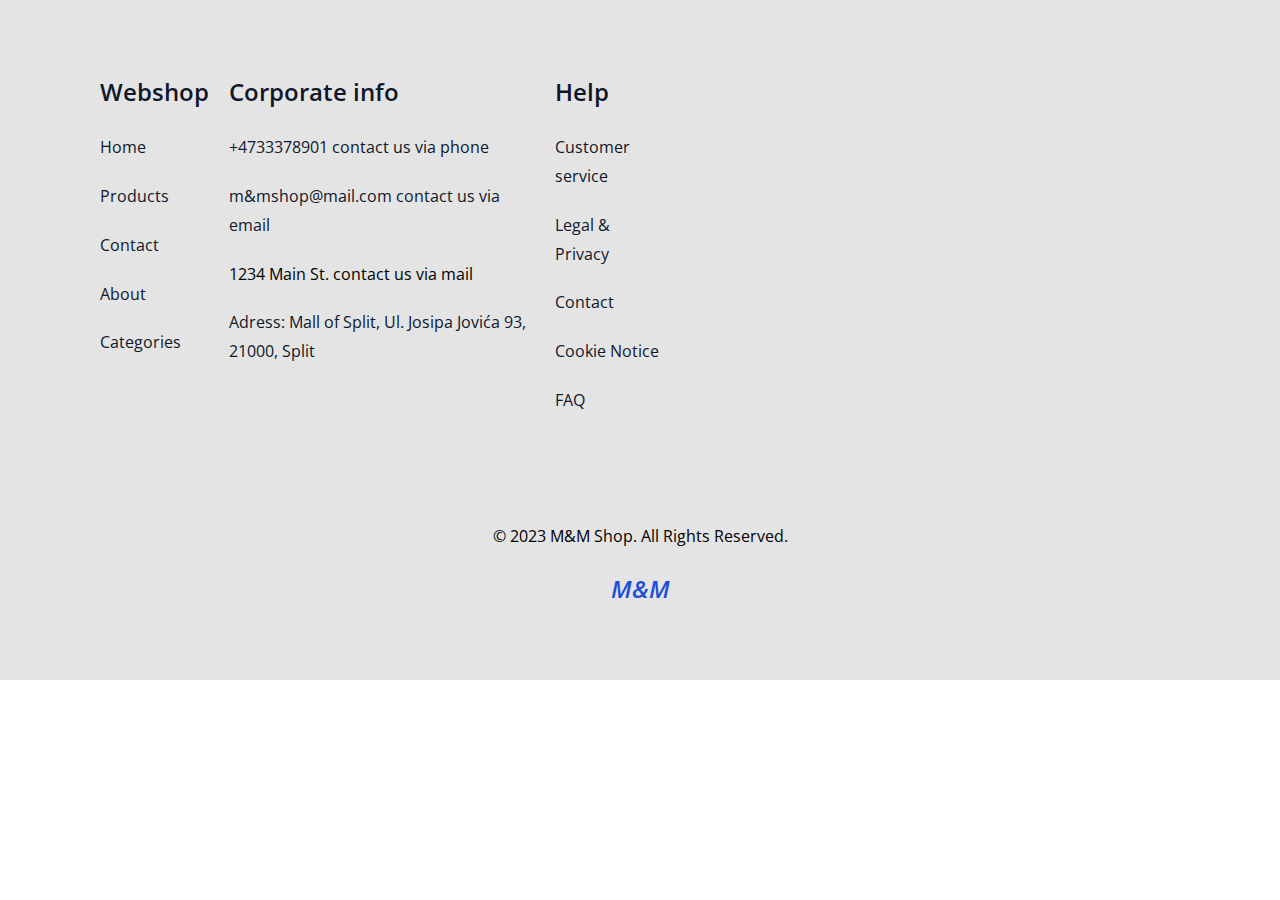
<file: partials/footer.html>
<!DOCTYPE html>
<html lang="en">
<head>
    <meta charset="UTF-8">
    <meta name="viewport" content="width=device-width, initial-scale=1.0">
    <link rel="stylesheet" href="../css/footer.css">
    <title>Document</title>
</head>
<body style="overflow: hidden;">
    <object>
      <footer>
        <div class="cols">
          <ul class="col">
            <span>Webshop</span>
            <li>
              <a href="">Home</a>
            </li>
            <li>
              <a href="">Products</a>
            </li>
            <li>
              <a href="">Contact</a>
            </li>
            <li>
              <a href="">About</a>
            </li>
            <li>
              <a href="">Categories</a>
            </li>
          </ul>
          <ul class="col">
            <span>Corporate info</span>
            <li>
              <a href="tel:+4733378901">+4733378901 contact us via phone</a>
            </li>
            <li>
              <a href="mailto:m&mshop@mail.com"
                >m&mshop@mail.com contact us via email</a
              >
            </li>
            <li>1234 Main St. contact us via mail</li>
            <li>
              <a
                href="https://www.google.com/maps/place/Mall+of+Split/@43.519349,16.484315,14z/data=!4m6!3m5!1s0x13355e4a4cf241e7:0xeb4d43195df0abb1!8m2!3d43.5193492!4d16.4843146!16s%2Fg%2F11flbt5p__?hl=hr&entry=ttu"
                target="_blank"
                rel="noopener noreferrer"
                >Adress: Mall of Split, Ul. Josipa Jovića 93, 21000, Split</a
              >
            </li>
          </ul>
          <ul class="col">
            <span>Help</span>
            <li>
              <a href="">Customer service</a>
            </li>
            <li>
              <a href="">Legal & Privacy</a>
            </li>
            <li>
              <a href="">Contact</a>
            </li>
            <li>
              <a href="">Cookie Notice</a>
            </li>
            <li>
              <a href="">FAQ</a>
            </li>
          </ul>
          <div>
            <iframe
              src="https://www.google.com/maps/embed?pb=!1m14!1m8!1m3!1d11572.737228396012!2d16.4843146!3d43.5193492!3m2!1i1024!2i768!4f13.1!3m3!1m2!1s0x13355e4a4cf241e7%3A0xeb4d43195df0abb1!2sMall%20of%20Split!5e0!3m2!1shr!2shr!4v1703859185502!5m2!1shr!2shr"
              style="border: 0; border-radius: 5px"
              allowfullscreen=""
              loading="lazy"
              referrerpolicy="no-referrer-when-downgrade"
            ></iframe>
          </div>
        </div>
        <div class="bottom_el">
          <p>© 2023 M&M Shop. All Rights Reserved.</p>
          <h2>M&M</h2>
        </div>
      </footer>
    </object>
</body>
</html>
</file>
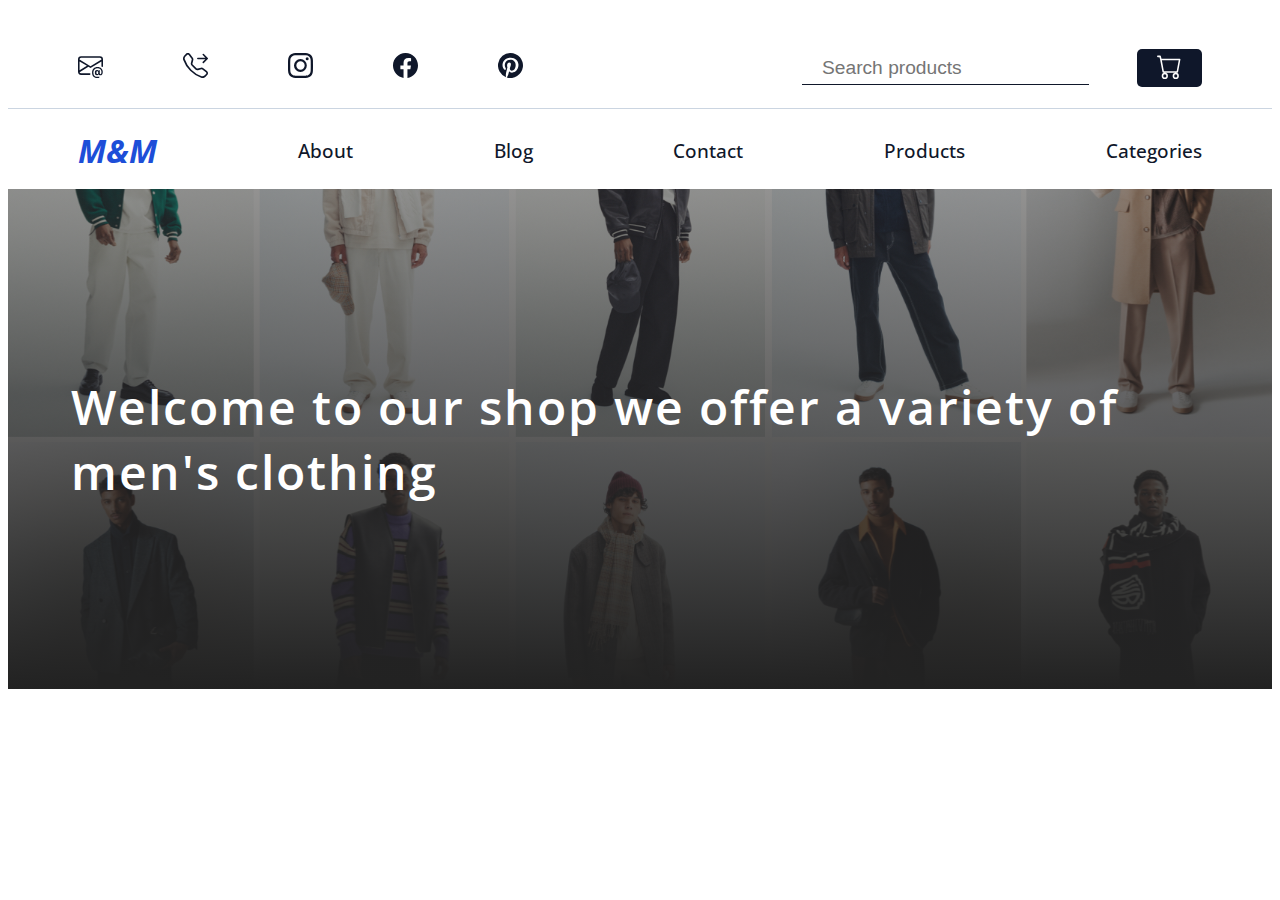
<file: partials/header.html>
<!DOCTYPE html>
<html lang="en">
  <head>
    <meta charset="UTF-8" />
    <meta name="viewport" content="width=device-width, initial-scale=1.0" />
    <link rel="stylesheet" href="../css/header.css" />
    <title>Document</title>
  </head>
  <body style="overflow: hidden">
    <object>
      <header style="margin-bottom: 80px">
        <nav style="padding-top: 20px">
          <ul class="first_row">
            <div class="left_el">
              <li>
                <a href="mailto:mymail@example.com">
                  <svg
                    xmlns="http://www.w3.org/2000/svg"
                    width="25"
                    height="25"
                    fill="currentColor"
                    class="bi bi-envelope-at"
                    viewBox="0 0 16 16"
                  >
                    <path
                      d="M2 2a2 2 0 0 0-2 2v8.01A2 2 0 0 0 2 14h5.5a.5.5 0 0 0 0-1H2a1 1 0 0 1-.966-.741l5.64-3.471L8 9.583l7-4.2V8.5a.5.5 0 0 0 1 0V4a2 2 0 0 0-2-2zm3.708 6.208L1 11.105V5.383zM1 4.217V4a1 1 0 0 1 1-1h12a1 1 0 0 1 1 1v.217l-7 4.2z"
                    />
                    <path
                      d="M14.247 14.269c1.01 0 1.587-.857 1.587-2.025v-.21C15.834 10.43 14.64 9 12.52 9h-.035C10.42 9 9 10.36 9 12.432v.214C9 14.82 10.438 16 12.358 16h.044c.594 0 1.018-.074 1.237-.175v-.73c-.245.11-.673.18-1.18.18h-.044c-1.334 0-2.571-.788-2.571-2.655v-.157c0-1.657 1.058-2.724 2.64-2.724h.04c1.535 0 2.484 1.05 2.484 2.326v.118c0 .975-.324 1.39-.639 1.39-.232 0-.41-.148-.41-.42v-2.19h-.906v.569h-.03c-.084-.298-.368-.63-.954-.63-.778 0-1.259.555-1.259 1.4v.528c0 .892.49 1.434 1.26 1.434.471 0 .896-.227 1.014-.643h.043c.118.42.617.648 1.12.648Zm-2.453-1.588v-.227c0-.546.227-.791.573-.791.297 0 .572.192.572.708v.367c0 .573-.253.744-.564.744-.354 0-.581-.215-.581-.8Z"
                    />
                  </svg>
                </a>
              </li>
              <li>
                <a href="tel:+4733378901">
                  <svg
                    xmlns="http://www.w3.org/2000/svg"
                    width="25"
                    height="25"
                    fill="currentColor"
                    class="bi bi-telephone-forward"
                    viewBox="0 0 16 16"
                  >
                    <path
                      d="M3.654 1.328a.678.678 0 0 0-1.015-.063L1.605 2.3c-.483.484-.661 1.169-.45 1.77a17.568 17.568 0 0 0 4.168 6.608 17.569 17.569 0 0 0 6.608 4.168c.601.211 1.286.033 1.77-.45l1.034-1.034a.678.678 0 0 0-.063-1.015l-2.307-1.794a.678.678 0 0 0-.58-.122l-2.19.547a1.745 1.745 0 0 1-1.657-.459L5.482 8.062a1.745 1.745 0 0 1-.46-1.657l.548-2.19a.678.678 0 0 0-.122-.58L3.654 1.328zM1.884.511a1.745 1.745 0 0 1 2.612.163L6.29 2.98c.329.423.445.974.315 1.494l-.547 2.19a.678.678 0 0 0 .178.643l2.457 2.457a.678.678 0 0 0 .644.178l2.189-.547a1.745 1.745 0 0 1 1.494.315l2.306 1.794c.829.645.905 1.87.163 2.611l-1.034 1.034c-.74.74-1.846 1.065-2.877.702a18.634 18.634 0 0 1-7.01-4.42 18.634 18.634 0 0 1-4.42-7.009c-.362-1.03-.037-2.137.703-2.877L1.885.511zm10.762.135a.5.5 0 0 1 .708 0l2.5 2.5a.5.5 0 0 1 0 .708l-2.5 2.5a.5.5 0 0 1-.708-.708L14.293 4H9.5a.5.5 0 0 1 0-1h4.793l-1.647-1.646a.5.5 0 0 1 0-.708z"
                    />
                  </svg>
                </a>
              </li>
              <li>
                <a href="">
                  <svg
                    xmlns="http://www.w3.org/2000/svg"
                    width="25"
                    height="25"
                    fill="currentColor"
                    class="bi bi-instagram"
                    viewBox="0 0 16 16"
                  >
                    <path
                      d="M8 0C5.829 0 5.556.01 4.703.048 3.85.088 3.269.222 2.76.42a3.917 3.917 0 0 0-1.417.923A3.927 3.927 0 0 0 .42 2.76C.222 3.268.087 3.85.048 4.7.01 5.555 0 5.827 0 8.001c0 2.172.01 2.444.048 3.297.04.852.174 1.433.372 1.942.205.526.478.972.923 1.417.444.445.89.719 1.416.923.51.198 1.09.333 1.942.372C5.555 15.99 5.827 16 8 16s2.444-.01 3.298-.048c.851-.04 1.434-.174 1.943-.372a3.916 3.916 0 0 0 1.416-.923c.445-.445.718-.891.923-1.417.197-.509.332-1.09.372-1.942C15.99 10.445 16 10.173 16 8s-.01-2.445-.048-3.299c-.04-.851-.175-1.433-.372-1.941a3.926 3.926 0 0 0-.923-1.417A3.911 3.911 0 0 0 13.24.42c-.51-.198-1.092-.333-1.943-.372C10.443.01 10.172 0 7.998 0h.003zm-.717 1.442h.718c2.136 0 2.389.007 3.232.046.78.035 1.204.166 1.486.275.373.145.64.319.92.599.28.28.453.546.598.92.11.281.24.705.275 1.485.039.843.047 1.096.047 3.231s-.008 2.389-.047 3.232c-.035.78-.166 1.203-.275 1.485a2.47 2.47 0 0 1-.599.919c-.28.28-.546.453-.92.598-.28.11-.704.24-1.485.276-.843.038-1.096.047-3.232.047s-2.39-.009-3.233-.047c-.78-.036-1.203-.166-1.485-.276a2.478 2.478 0 0 1-.92-.598 2.48 2.48 0 0 1-.6-.92c-.109-.281-.24-.705-.275-1.485-.038-.843-.046-1.096-.046-3.233 0-2.136.008-2.388.046-3.231.036-.78.166-1.204.276-1.486.145-.373.319-.64.599-.92.28-.28.546-.453.92-.598.282-.11.705-.24 1.485-.276.738-.034 1.024-.044 2.515-.045v.002zm4.988 1.328a.96.96 0 1 0 0 1.92.96.96 0 0 0 0-1.92zm-4.27 1.122a4.109 4.109 0 1 0 0 8.217 4.109 4.109 0 0 0 0-8.217zm0 1.441a2.667 2.667 0 1 1 0 5.334 2.667 2.667 0 0 1 0-5.334"
                    />
                  </svg>
                </a>
              </li>
              <li>
                <a href="">
                  <svg
                    xmlns="http://www.w3.org/2000/svg"
                    width="25"
                    height="25"
                    fill="currentColor"
                    class="bi bi-facebook"
                    viewBox="0 0 16 16"
                  >
                    <path
                      d="M16 8.049c0-4.446-3.582-8.05-8-8.05C3.58 0-.002 3.603-.002 8.05c0 4.017 2.926 7.347 6.75 7.951v-5.625h-2.03V8.05H6.75V6.275c0-2.017 1.195-3.131 3.022-3.131.876 0 1.791.157 1.791.157v1.98h-1.009c-.993 0-1.303.621-1.303 1.258v1.51h2.218l-.354 2.326H9.25V16c3.824-.604 6.75-3.934 6.75-7.951"
                    />
                  </svg>
                </a>
              </li>
              <li>
                <a href="">
                  <svg
                    xmlns="http://www.w3.org/2000/svg"
                    width="25"
                    height="25"
                    fill="currentColor"
                    class="bi bi-pinterest"
                    viewBox="0 0 16 16"
                  >
                    <path
                      d="M8 0a8 8 0 0 0-2.915 15.452c-.07-.633-.134-1.606.027-2.297.146-.625.938-3.977.938-3.977s-.239-.479-.239-1.187c0-1.113.645-1.943 1.448-1.943.682 0 1.012.512 1.012 1.127 0 .686-.437 1.712-.663 2.663-.188.796.4 1.446 1.185 1.446 1.422 0 2.515-1.5 2.515-3.664 0-1.915-1.377-3.254-3.342-3.254-2.276 0-3.612 1.707-3.612 3.471 0 .688.265 1.425.595 1.826a.24.24 0 0 1 .056.23c-.061.252-.196.796-.222.907-.035.146-.116.177-.268.107-1-.465-1.624-1.926-1.624-3.1 0-2.523 1.834-4.84 5.286-4.84 2.775 0 4.932 1.977 4.932 4.62 0 2.757-1.739 4.976-4.151 4.976-.811 0-1.573-.421-1.834-.919l-.498 1.902c-.181.695-.669 1.566-.995 2.097A8 8 0 1 0 8 0"
                    />
                  </svg>
                </a>
              </li>
            </div>
  
            <div class="right_el">
              <li>
                <input class="search" placeholder="Search products" type="text" />
              </li>
              <li>
                <a href="../cart.html" target="_top">
                <button class="cart_btn">
                  <svg
                    xmlns="http://www.w3.org/2000/svg"
                    width="25"
                    height="25"
                    fill="currentColor"
                    class="bi bi-cart"
                    viewBox="0 0 16 16"
                  >
                    <path
                      d="M0 1.5A.5.5 0 0 1 .5 1H2a.5.5 0 0 1 .485.379L2.89 3H14.5a.5.5 0 0 1 .491.592l-1.5 8A.5.5 0 0 1 13 12H4a.5.5 0 0 1-.491-.408L2.01 3.607 1.61 2H.5a.5.5 0 0 1-.5-.5M3.102 4l1.313 7h8.17l1.313-7H3.102zM5 12a2 2 0 1 0 0 4 2 2 0 0 0 0-4m7 0a2 2 0 1 0 0 4 2 2 0 0 0 0-4m-7 1a1 1 0 1 1 0 2 1 1 0 0 1 0-2m7 0a1 1 0 1 1 0 2 1 1 0 0 1 0-2"
                    />
                  </svg>
                </button>
              </a>
                
              </li>
            </div>
          </ul>
          <div class="line" />
          <ul class="second_row">
            <li>
              <a class="logo" href="/index.html" target="_parent">M&M</a>
            </li>
            <li>
              <a class="nav_link" href="/about.html" target="_parent">About</a>
            </li>
            <li>
              <a class="nav_link" href="/blog.html" target="_parent">Blog</a>
            </li>
            <li>
              <a class="nav_link" href="/contact.html" target="_parent">Contact</a>
            </li>
            <li>
              <a class="nav_link" href="/products.html" target="_parent">Products</a>
            </li>
            <li>
              <a class="nav_link" href="/productCategories.html" target="_parent">Categories</a>
            </li>
          </ul>
        </nav>
        <div class="banner">
          <span class="banner_text"
            >Welcome to our shop we offer a variety of men's clothing</span
          >
        </div>
      </header>
    </object>
  </body>
</html>
</file>
<file: css/style.css>
@import url("https://fonts.googleapis.com/css2?family=Open+Sans:ital,wght@0,300;0,400;0,500;0,600;0,700;1,400&display=swap");

* {
  margin: 0;
  padding: 0;
  box-sizing: border-box;
}
.auto-height-iframe {
  border: none;
  width: 100%;
  margin: 0;
}

body {
  background-color: #f8fafc;
  color: #0f172a;
  font-family: "Open Sans", sans-serif;
}

.header_gallery {
  display: flex;
}

#first_image,
#second_image,
#third_image,
#fourth_image {
  width: 25%;
  height: 550px;
  display: flex;
  flex-direction: column;
  justify-content: space-between;
  align-items: center;
}

#price1,
#price2,
#price3,
#price4 {
  margin-top: 2%;
  font-size: 1.5rem;
  font-weight: 600;
  background-color: #0f172a;
  border-radius: 5px;
  padding: 5px 10px;
  color: #fff;
}

.products_btn {
  background-color: #1e40af;
  color: #fff;
  border: none;
  padding: 10px 12px;
  border-radius: 5px;
  cursor: pointer;
  width: 50%;
  font-size: 20px;
  margin-bottom: 20px;
}

.products_btn:hover {
  opacity: 0.8;
  transition: ease-in-out 0.3s;
}

.new {
  font-size: 1.5rem;
  font-weight: 600;
  letter-spacing: 2px;
  color: #0f172a;
  padding-left: 5%;
  margin-top: 5%;
  margin-bottom: 40px;
}

.newsletter {
  height: 40vh;
  width: 50%;
  margin: 200px auto;
  display: flex;
  flex-direction: column;
  justify-content: center;
  align-items: center;
  gap: 30px;
  background-color: #353a45;
  border-radius: 5px;
}

.newsletter > h2 {
  color: #538fff;
  font-size: 2.5rem;
  text-align: center;
}

.newsletter > p {
  color: #f2f3f3;
  font-size: 1.2rem;
  text-align: center;
}

.new_input {
  width: 50%;
  height: 40px;
  border-radius: 5px;
  border: none;
  padding-left: 10px;
  outline: none;
  font-size: 1.2rem;
}

.new_btn {
  background-color: #538fff;
  color: white;
  border-radius: 5px;
  padding: 10px 20px;
  border: none;
  cursor: pointer;
  font-weight: 500;
  letter-spacing: 4px;
  font-size: 1rem;
}

.new_btn:hover {
  opacity: 0.8;
  transition: ease-in-out 0.3s;
}

.newsletter > span {
  color: #94a3b8;
  font-size: 1rem;
  text-align: center;
  font-style: italic;
  font-weight: 300;
}

.blogs {
  width: 100%;
  margin-top: 80px;
  display: flex;
  flex-direction: column;
  justify-content: center;
}

.blogs > h2 {
  font-size: 2.5rem;
  font-weight: 400;
  letter-spacing: 2px;
  color: #0f172a;
  padding-left: 5%;
  margin-bottom: 40px;
}

.blog_title {
  font-size: 1.4rem;
  font-weight: 400;
  color: #0f172a;
}

.blog {
  height: fit-content;
  width: 30%;
  border: 1px solid #cbd5e1;
  color: #333333;
}

.blog > img {
  height: 40%;
  width: 100%;
  object-fit: cover;
}

.blog_p {
  line-height: 1.8;
}

.blog_link {
  color: #538fff;
  font-weight: 400;
  font-size: 1rem;
}

.blogs_container {
  display: flex;
  flex-wrap: wrap;
  gap: 40px;
  padding: 0 100px;
}

.new_form {
  display: flex;
  gap: 5px;
  width: 100%;
  justify-content: center;
  align-items: center;
}

@media screen and (max-width: 1024px) {
  .header_gallery {
    flex-direction: column;
    justify-content: center;
    align-items: center;
  }

  #first_image,
  #second_image,
  #third_image,
  #fourth_image {
    width: 100%;
    height: 400px;
    margin-bottom: 5%;
  }

  .newsletter {
    width: 100%;
  }

  .newsletter > h2 {
    font-size: 2rem;
  }

  .newsletter > p {
    font-size: 1rem;
  }

  .new_input {
    width: 80%;
  }

  .blogs {
    width: 100%;
    padding: 0;
    padding-top: 50px;
    box-sizing: border-box;
  }

  .blog {
    width: 100%;
    margin-bottom: 5%;
  }
  #price1,
  #price2,
  #price3,
  #price4 {
    margin-left: auto;
    font-size: 1.5rem;
    font-weight: 600;
    border: none;
    border-radius: 5px;
    padding: 5px 10px;
  }

  .blogs_container {
    padding: 0;
  }

  .new_form {
    flex-direction: column;
    justify-content: center;
    align-items: center;
    gap: 20px;
  }

  .new_btn {
    width: 80%;
  }
}

/*PRIVACY CSS*/

.main_container {
  width: 80%;
  margin: 200px auto;
  display: flex;
  flex-direction: column;
  justify-content: center;
  gap: 40px;
}

.privacy_list {
  list-style: none;
  font-size: 1.2rem;
  font-weight: 400;
  color: #0f172a;
  line-height: 1.8;
  display: flex;
  flex-direction: column;
  gap: 50px;
}

.privacy_list > li {
  font-size: 1rem;
  font-weight: 500;
  color: #0f172a;
  margin: 0;
}

.privacy_list > li:hover {
  text-decoration: none;
  cursor: default;
}

/* COOKIES CSS */

.cookie_container {
  width: 80%;
  margin: 200px auto;
  display: flex;
  flex-direction: column;
  justify-content: center;
  gap: 40px;
}

/* BLOG-DETAILS CSS */

.blog_container {
  width: 80%;
  margin: 200px auto;
  display: flex;
  flex-direction: column;
  justify-content: center;
  gap: 40px;
}

.blog_container > h1 {
  font-size: 2.5rem;
  font-weight: 600;
  letter-spacing: 2px;
  color: #0f172a;
  padding-left: 5%;
  margin-bottom: 40px;
  text-align: center;
}

.blog_container > p {
  font-size: 1.2rem;
  font-weight: 400;
  color: #0f172a;
  line-height: 1.8;
  text-align: center;
}

.blog_container > img {
  width: 100%;
  height: 500px;
  object-fit: cover;
}

.blog_container > h2 {
  font-size: 1.5rem;
  font-weight: 600;
  letter-spacing: 2px;
  color: #0f172a;
  padding-left: 5%;
  margin-bottom: 40px;
  text-align: center;
}

.blog_container > p {
  font-size: 1.2rem;
  font-weight: 400;
  color: #0f172a;
  line-height: 1.8;
  text-align: justify;
}

.blog_span {
  font-size: 1.2rem;
  font-weight: 400;
  color: #475569;
  line-height: 1.8;
  text-align: justify;
}
</file>
<file: css/header.css>
@import url('https://fonts.googleapis.com/css2?family=Open+Sans:ital,wght@0,300;0,400;0,500;0,600;0,700;1,400&display=swap');

nav{
    display: flex;
    flex-direction: column;
    font-family: 'Open Sans', sans-serif;
}

ul{
    list-style: none;
    padding: 5px 70px;
}

a{
    text-decoration: none;
    color: #0f172a;
}

.line{
    width: 100%;
    height: 1px;
    background-color: #cbd5e1;
}

.first_row{
    display: flex;
    align-items: center;
    justify-content: space-between;
}

.left_el{
    display: flex;
    align-items: center;
    gap: 5rem;
}

.right_el{
    display: flex;
    align-items: center;
    gap: 3rem;
}

svg:hover{
    opacity: 0.5;
}

.search{
    border: none;
    border-bottom: 1px solid #0f172a;
    background-color: transparent;
    color: #0f172a;
    outline: none;
    padding: 5px 20px;
    font-size: 1.2rem;
   
}

.cart_btn{
    background-color: #0f172a;
    color: #fff;
    padding: 5px 20px;
    border: none;
    border-radius: 5px;
    outline: none;
    cursor: pointer;
}

.bi-cart:hover{
 opacity: 1;
}

.cart_btn:hover{
    opacity: 0.8;
}

.second_row{
    display: flex;
    align-items: center;
    justify-content: space-between;
}

.logo{
    font-size: 2rem;
    font-weight: 700;
    color: #1d4ed8;
    font-style: italic;
}

.nav_link{
    font-size: 1.2rem;
    font-weight: 500;
    color: #0f172a;
    padding-bottom: 4px;
}

.nav_link:hover{
    text-decoration: underline;
}

.second_row_mobile{
    display: none;

}

.banner{
    background: linear-gradient(rgba(44, 44, 44, 0.5), rgb(34, 34, 34)), url("../images/3088-3x2-top-image.jpg");
    background-size: cover;
    background-position: center;
    background-repeat: no-repeat;
    height: 500px;
    width: 100%;
    margin-top: 80px;
    display: flex;
    flex-direction: column;
    justify-content: center;
    align-items: center;
  }
  
  .banner_text{
    font-size: 3rem;
    font-weight: 600;
    letter-spacing: 2px;
    color: white;
    padding-left: 5%;
    font-family: 'Open Sans', sans-serif;
    
  }

@media screen and (max-width: 1024px){

    ul{
        padding: 5px 20px;
    
    }


    .left_el{
        display: none;
    }


    .search{
        width: 100%;
    }
    .second_row{
        flex-direction: column;
    }

    .banner{
        margin-top: 280px;
    }
    .banner_text{
        font-size: 2rem;
        padding-bottom: 70px;
    }
}
</file>
<file: css/footer.css>
@import url('https://fonts.googleapis.com/css2?family=Open+Sans:ital,wght@0,300;0,400;0,500;0,600;0,700;1,400&display=swap');

*{
    margin: 0;
    padding: 0;
    box-sizing: border-box;
}

footer{
    background-color: #e4e4e4;
    font-family: 'Open Sans', sans-serif;
    padding: 70px 100px;    
    height: fit-content;
    width: 100%;
}


.cols{
    display: flex;
    flex-direction: row;
    gap: 20px;
    justify-content: space-around;
}

span{
    font-size: 1.5rem;
    color: #0f172a;
    line-height: 1.8;
    font-weight: 600;
}

ul{
    list-style: none;
}

a{
    text-decoration: none;
    color: #0f172a;
}

a:hover{
    text-decoration: underline;
}

li:hover{
    text-decoration: underline;
    cursor: pointer;
}

.col{
    display: flex;
    flex-direction: column;
    gap: 20px;
}

li{
    font-size: 1rem;
    font-weight: 400;
    line-height: 1.8;
}

.bottom_el{
    margin-top: 50px;
    display: flex;
    flex-direction: column;
    gap: 20px;
    align-items: center;
    width: 100%;
}

.bottom_el > h2{
    font-size: 1.5rem;
    font-weight: 600;
    line-height: 1.8;
    color: #1d4ed8;
    font-style: italic;
}

iframe{
    width: 500px;
    height: 400px;
}

@media screen and (max-width: 1024px){
    footer{
        padding: 70px 20px;
    }

    .cols{
        flex-direction: column;
        gap: 50px;
        justify-content: center;
    }

   iframe{
         width: 100%;
            height: 300px;
   }
    
}
</file>
<file: css/about.css>
.main_container{
    width: 90%;
    margin: 200px auto;
    display: flex;
    flex-direction: column;
    gap: 150px;
}

.intro{
    width: 70%;
    margin: 0 auto;
    display: flex;
    flex-direction: column;
    gap: 40px;
}

.intro h1{
    font-size: 3rem;
    font-weight: 700;
    color: #0f172a;
}

.intro p{
    font-size: 1.2rem;
    font-weight: 400;
    color: #4f5665;
    line-height: 2;
}

.card_el{
    width: 100%;
    display: flex;
    gap: 50px;
    align-items: center;
}

.img_left{
    width: 50%;
    height: auto;
    border-top: 15px solid #1d4ed8;
    border-left: 15px solid #1d4ed8;
}

.img_right{
    width: 50%;
    height: auto;
    border-bottom: 15px solid #1d4ed8;
    border-right: 15px solid #1d4ed8;

}

.card_text{
    width: 50%;
    display: flex;
    flex-direction: column;
    gap: 40px;
}

.card_title{
    font-size: 2rem;
    font-weight: 400;
    color: #0f172a;
    letter-spacing: 2px;
}

.line_card{
    width: 50%;
    border: 1px solid #1d4ed8;
}

.card_text > p{
    font-size: 1.2rem;
    font-weight: 400;
    color: #4f5665;
    line-height: 2;
}
</file>
<file: css/checkout.css>
.checkout_container {
  display: flex;
  margin: 200px auto;
  max-width: 1920px;
  width: 80%;
}

.info {
  width: 70%;
  display: flex;
  flex-direction: column;
  align-items: start;
  padding: 50px;
  background-color: #fff;
  gap: 50px;
}

.info > h1 {
  font-size: 3rem;
  font-weight: 500;
}

.info > h2 {
  font-size: 2rem;
  font-weight: 500;
  display: flex;
  align-items: center;
  gap: 10px;
}

form {
  display: flex;
  flex-direction: column;
  gap: 50px;
}

.wrapper {
  display: flex;
  gap: 10px;
}

.div_wrap {
  display: flex;
  flex-direction: column;
  gap: 10px;
}

label {
  font-size: 1.2rem;
  font-weight: 600;
}

input {
  width: 100%;
  height: 40px;
  border: 0.8px solid #334155;
  border-radius: 5px;
  padding: 0 10px;
  font-size: 1.1rem;
  font-weight: 400;
  outline: none;
}

select {
  width: 100%;
  height: 40px;
  border: 0.8px solid #334155;
  border-radius: 5px;
  padding: 0 10px;
  font-size: 1.1rem;
  font-weight: 400;
  outline: none;
}


.checkbox-wrapper-3 input[type="checkbox"] {
  visibility: hidden;
  display: none;
}

.checkbox-wrapper-3 .toggle {
  position: relative;
  display: block;
  width: 40px;
  height: 20px;
  cursor: pointer;
  -webkit-tap-highlight-color: transparent;
  transform: translate3d(0, 0, 0);
}
.checkbox-wrapper-3 .toggle:before {
  content: "";
  position: relative;
  top: 3px;
  left: 3px;
  width: 34px;
  height: 14px;
  display: block;
  background: #9a9999;
  border-radius: 8px;
  transition: background 0.2s ease;
}
.checkbox-wrapper-3 .toggle span {
  position: absolute;
  top: 0;
  left: 0;
  width: 20px;
  height: 20px;
  display: block;
  background: white;
  border-radius: 10px;
  box-shadow: 0 3px 8px rgba(154, 153, 153, 0.5);
  transition: all 0.2s ease;
}
.checkbox-wrapper-3 .toggle span:before {
  content: "";
  position: absolute;
  display: block;
  margin: -18px;
  width: 56px;
  height: 56px;
  background: rgba(13, 40, 163, 0.5);
  border-radius: 50%;
  transform: scale(0);
  opacity: 1;
  pointer-events: none;
}

.checkbox-wrapper-3 #cbx-3:checked + .toggle:before {
  background: #2563eb;
}
.checkbox-wrapper-3 #cbx-3:checked + .toggle span {
  background: #1e40af;
  transform: translateX(20px);
  transition: all 0.2s cubic-bezier(0.8, 0.4, 0.3, 1.25), background 0.15s ease;
  box-shadow: 0 3px 8px rgba(79, 46, 220, 0.2);
}
.checkbox-wrapper-3 #cbx-3:checked + .toggle span:before {
  transform: scale(1);
  opacity: 0;
  transition: all 0.4s ease;
}

.summary{
  width: 30%;
  display: flex;
  flex-direction: column;
  background-color: #f9f5f1;
  padding: 25px;

}

.order_sum_wrap{
  display: flex;
  flex-direction: column;
  gap: 20px;
  background-color: #fff;
  width: 100%;
  padding: 30px 15px;
}

.order_sum_wrap > h2{
  font-size: 1.4rem;
  font-weight: 400;
}

.div_wrap2{
  display: flex;
  justify-content: space-between;
}


.span_el{
  font-size: 1.2rem;
  font-weight: 400;

}

.price{
  font-size: 1.2rem;
  font-weight: 600;

}

button{
  background-color: #1e40af;
  color: #fff;
  border: none;
  padding: 10px 12px;
  border-radius: 5px;
  cursor: pointer;
  width: 100%;
  font-size: 20px;
  margin: 20px 0;
}

button:hover{
  opacity: 0.8;
  transition: ease-in-out 0.3s;
}

.toast { 
  position: fixed; 
  top: 25px; 
  right: 25px; 
  max-width: 300px; 
  background: #fff; 
  padding: 0.5rem; 
  border-radius: 4px; 
  box-shadow: -1px 1px 10px
      rgba(0, 0, 0, 0.3); 
  z-index: 1023; 
  animation: slideInRight 0.3s 
          ease-in-out forwards, 
      fadeOut 0.5s ease-in-out 
          forwards 3s; 
  transform: translateX(110%); 
} 

.toast.closing { 
  animation: slideOutRight 0.5s 
      ease-in-out forwards; 
} 

.toast-progress { 
  position: absolute; 
  display: block; 
  bottom: 0; 
  left: 0; 
  height: 4px; 
  width: 100%; 
  background: #b7b7b7; 
  animation: toastProgress 3s 
      ease-in-out forwards; 
} 

.toast-content-wrapper { 
  display: flex; 
  justify-content: space-between; 
  align-items: center; 
} 

.toast-icon { 
  padding: 0.35rem 0.5rem; 
  font-size: 1.5rem; 
} 

.toast-message { 
  flex: 1; 
  font-size: 0.9rem; 
  color: #000000; 
  padding: 0.5rem; 
} 

.toast.toast-success { 
  background: #95eab8; 
} 

.toast.toast-success .toast-progress { 
  background-color: #2ecc71; 
} 

/*Hide number input arrows*/
/* Chrome, Safari, Edge, Opera */
input::-webkit-outer-spin-button,
input::-webkit-inner-spin-button {
  -webkit-appearance: none;
  margin: 0;
}

/* Firefox */
input[type=number] {
  -moz-appearance: textfield;
}


@media screen and (max-width: 1024px) {
    .checkout_container{
      flex-direction: column-reverse;
      margin: 100px auto;
      width: 100%;
    }

    .info{
      width: 100%;
      padding: 25px;
    }

    .summary{
      width: 100%;
      padding: 25px;
    }

    .order_sum_wrap{
      padding: 15px;
    }


}


@keyframes slideInRight { 
  0% { 
      transform: translateX(110%); 
  } 

  75% { 
      transform: translateX(-10%); 
  } 

  100% { 
      transform: translateX(0%); 
  } 
} 

@keyframes slideOutRight { 
  0% { 
      transform: translateX(0%); 
  } 

  25% { 
      transform: translateX(-10%); 
  } 

  100% { 
      transform: translateX(110%); 
  } 
} 

@keyframes fadeOut { 
  0% { 
      opacity: 1; 
  } 

  100% { 
      opacity: 0; 
  } 
} 

@keyframes toastProgress { 
  0% { 
      width: 100%; 
  } 

  100% { 
      width: 0%; 
  } 
}
</file>
<file: css/contact.css>
.contact {
    margin: 100px auto;
    width: 70%;
    display: flex;
    justify-content: center;
  }
  
  
  
  .formEl {
    width: 50%;
    display: flex;
    flex-direction: column;
    justify-content: center;
    align-items: center;
    gap: 50px;
    font-size: 25px;
    border: 1px solid #cbd5e1;
    padding: 40px 30px;
    border-radius: 5px;
    background-color: transparent;
  }
  
  .form_title {
    font-size: 50px;
    font-weight: 400;
    color: #131414;
    font-family: "Open Sans", sans-serif;
    font-family: "Roboto", sans-serif;
  }
  
  .formEl > input {
    width: 80%;
    height: 40px;
    border-radius: 5px;
    border: 1px solid #d1d5db;
    background-color: #f4f4f5;
    padding: 0 10px;
    font-size: 20px;
    outline: none;
    color: #1e293b;
    font-family: "Open Sans", sans-serif;
    font-family: "Roboto", sans-serif;
  }
  
  .formEl > textarea {
    width: 80%;
    height: 100px;
    border-radius: 5px;
    border: 1px solid #d1d5db;
    background-color: #f4f4f5;
    padding: 10px;
    font-size: 20px;
    outline: none;
    color: #1e293b;
    font-family: "Open Sans", sans-serif;
    font-family: "Roboto", sans-serif;
  }
  
  ::placeholder {
    color: #64748b;
    opacity: 1;
    font-family: "Open Sans", sans-serif;
    font-family: "Roboto", sans-serif;
  }
  
  .btnR {
    background-color: transparent;
    color: #b91c1c;
    border: #b91c1c 1px solid;
    padding: 5px 12px;
    border-radius: 5px;
    cursor: pointer;
  }

  .btn1{
    background-color: #1e40af;
    color: #fff;
    border: none;
    padding: 10px 12px;
    border-radius: 5px;
    cursor: pointer;
    width: 80%;
    font-size: 20px;
  }

  .btn1:hover{
    opacity: 0.9;
    transition: ease-in-out 0.3s;
  }

@media screen and (max-width: 1440px){
    .contact{
      width: 100%;
    }
  }

  @media screen and (max-width: 1024px){
    .contact{
      width: 100%;
      margin-top: 300px;
    }
    .formEl{
      width: 100%;
    }
    .formEl > input{
      width: 100%;
    }
    .formEl > textarea{
      width: 100%;
    }
    .form_title{
      font-size: 30px;
    }
  }
</file>
<file: css/faq.css>
@import url("https://fonts.googleapis.com/css2?family=Sora:wght@100;200;300;400;500;600;700&display=swap");
body {
    background: #fafafa;
}
.accordion {
    display: flex;
    flex-direction: column;
    font-family: "Sora", sans-serif;
    max-width: 991px;
    min-width: 320px;
    margin: 200px auto;
    padding: 0 50px;
}
.accordion h1 {
    font-size: 32px;
    text-align: center;
}
.accordion-item {
    margin-top: 16px;
    border: 1px solid #fcfcfc;
    border-radius: 6px;
    background: #ffffff;
    box-shadow: rgba(0, 0, 0, 0.05) 0px 1px 2px 0px;
}
.accordion-item .accordion-item-title {
    position: relative;
    margin: 0;
    display: flex;
    width: 100%;
    font-size: 15px;
    cursor: pointer;
    justify-content: space-between;
    flex-direction: row-reverse;
    padding: 14px 20px;
    box-sizing: border-box;
    align-items: center;
}
.accordion-item .accordion-item-desc {
    display: none;
    font-size: 14px;
    line-height: 22px;
    font-weight: 300;
    color: #444;
    border-top: 1px dashed #ddd;
    padding: 10px 20px 20px;
    box-sizing: border-box;
}
.accordion-item input[type="checkbox"] {
    position: absolute;
    height: 0;
    width: 0;
    opacity: 0;
}
.accordion-item input[type="checkbox"]:checked ~ .accordion-item-desc {
    display: block;
}
.accordion-item
    input[type="checkbox"]:checked
    ~ .accordion-item-title
    .icon:after {
    content: "-";
    font-size: 20px;
}
.accordion-item input[type="checkbox"] ~ .accordion-item-title .icon:after {
    content: "+";
    font-size: 20px;
}
.accordion-item:first-child {
    margin-top: 0;
}
.accordion-item .icon {
    margin-left: 14px;
}

@media screen and (max-width: 1024px) {
    .accordion {
        padding: 0 16px;
    }
    .accordion h1 {
        font-size: 22px;
    }
}
</file>
<file: css/products.css>
.main_container {
  margin: 200px auto;
  width: 90%;
}

.main_container > h1 {
  font-size: 2.5rem;
  font-weight: 600;
  letter-spacing: 2px;
  color: #0f172a;
  padding-left: 5%;
  margin-top: 5%;
  margin-bottom: 40px;
}

#products_grid {
  display: flex;
  flex-wrap: wrap;
  gap: 30px;
  justify-content: center;
}

.grid_el {
  width: 25%;
  height: 550px;
  display: flex;
  flex-direction: column;
  justify-content: center;
  margin-top: 10%;
}

.product_img {
  width: 100%;
  height: 70%;
  object-fit: cover;
}

.product_title {
  font-size: 1rem;
  font-weight: 500;
  letter-spacing: 1px;
  color: #0f172a;
  margin-top: 10%;
}

.product_price {
  font-size: 1rem;
  font-weight: 500;
  letter-spacing: 1px;
  color: #0f172a;
}

.product_button {
  color: #0f172a;
  outline: none;
  cursor: pointer;
  background-color: transparent;
  border: none;
}

.wrapper {
  display: flex;
  justify-content: center;
}

aside {
  width: 100%;
  height: 100%;
  background-color: #f7fafc;
  padding: 20px;
  margin-top: 8%;
  border-radius: 7px;
  position: sticky;
  top: 0;
}

form {
  display: flex;
  flex-direction: column;
  gap: 40px;
  margin-top: 10%;
  margin-left: 5%;
  padding: 20px;
}

aside > h2 {
  font-size: 1.5rem;
  font-weight: 500;
  letter-spacing: 1px;
  color: #0f172a;
  margin-bottom: 20px;
}

.btn1 {
  background-color: #1e40af;
  color: #fff;
  border: none;
  padding: 7px 12px;
  border-radius: 7px;
  cursor: pointer;
  width: 80%;
  font-size: 20px;
}

.btn1:hover {
  opacity: 0.9;
  transition: ease-in-out 0.3s;
}

.wrapper2 {
  display: flex;
  justify-content: space-between;
  align-items: center;
}

.price_title_wrapper {
  display: flex;
  flex-direction: column;
  gap: 7px;
}


/* PRODUCT DETAIL CSS */

.prod_detail_container {
  margin: 200px auto;
  width: 90%;
  display: flex;
  justify-content: space-between;
  align-items: center;
}

.prod_gallery {
  width: 70%;
  display: flex;
  flex-wrap: wrap;
  gap: 7px;
}

#prod_img1,
#prod_img2,
#prod_img3,
#prod_img4 {
  width: 45%;
  height: 600px;
  object-fit: cover;
}


.prod_el {
  width: 30%;
  display: flex;
  flex-direction: column;
  justify-content: center;
  gap: 37px;
}

.prod_el > h1 {
  font-size: 2.5rem;
  font-weight: 600;
  letter-spacing: 2px;
  color: #0f172a;
}

.prod_el > span {
  font-size: 1.5rem;
  font-weight: 500;
  letter-spacing: 1px;
  color: #0f172a;
}

.prod_el > p {
  font-size: 1rem;
  font-weight: 500;
  letter-spacing: 1px;
  color: #0f172a;
}

.prod_el > button {
  background-color: #1e40af;
  color: #fff;
  border: none;
  padding: 7px 12px;
  border-radius: 7px;
  cursor: pointer;
  width: 100%;
  font-size: 20px;
  display: flex;
  justify-content: center;
  align-items: center;
  gap: 7px;
}

.prod_el > button:hover {
  opacity: 0.9;
  transition: ease-in-out 0.3s;
}

#color1, #color2, #color3, #color4 {

    width: 40px;
    height: 40px;
    border-radius: 50%;
}


@media screen and (max-width: 1024px){  
  .grid_el{
    width: 100%;
  }

  .wrapper{
    flex-direction: column;
  }

  aside{
    position: initial;
  }
  .prod_detail_container{
    flex-direction: column-reverse;
    margin-top: 350px;
    gap: 50px;
  }

  .prod_gallery{
    width: 100%;
  }

  #prod_img1,
  #prod_img2,
  #prod_img3,
  #prod_img4 {
    width: 100%;
  }

  .prod_el{
    width: 100%;
  }

  #color1, #color2, #color3, #color4 {
    width: 20px;
    height: 20px;
  }

  #prod_title{
    font-size: 1.5rem;
  }
}
</file>
<file: css/categories.css>
.container{
    margin: 200px auto;
    width: 90%;
    display: flex;
    flex-direction: column;
    gap: 50px;
}

.categories_wrapper{
    display: flex;
    flex-wrap: wrap;
    gap: 70px;
    width: 100%;
   
}

h1{
    font-size: 3rem;
    font-weight: 600;
    margin-bottom: 50px;

}

.card_el{
  width: 30%;
  padding: 20px;
}

.card_el > img{
    width: 100%;
    height: 300px;
    object-fit: cover;
}

.card_el > h2{
    font-size: 2rem;
    font-weight: 500;
    margin: 20px 0;
}

.card_el:hover{
    cursor: pointer;
    box-shadow: 0 0 10px rgba(0,0,0,0.5);
    transition: all 0.3s ease-in-out;
}

@media screen and (max-width: 1024px){
    .card_el{
        width: 100%;
    }
    h1{
        font-size: 2rem;
    }

    .container{
        margin: 100px auto;
        width: 100%;
        padding: 2%;
    }
}
</file>
